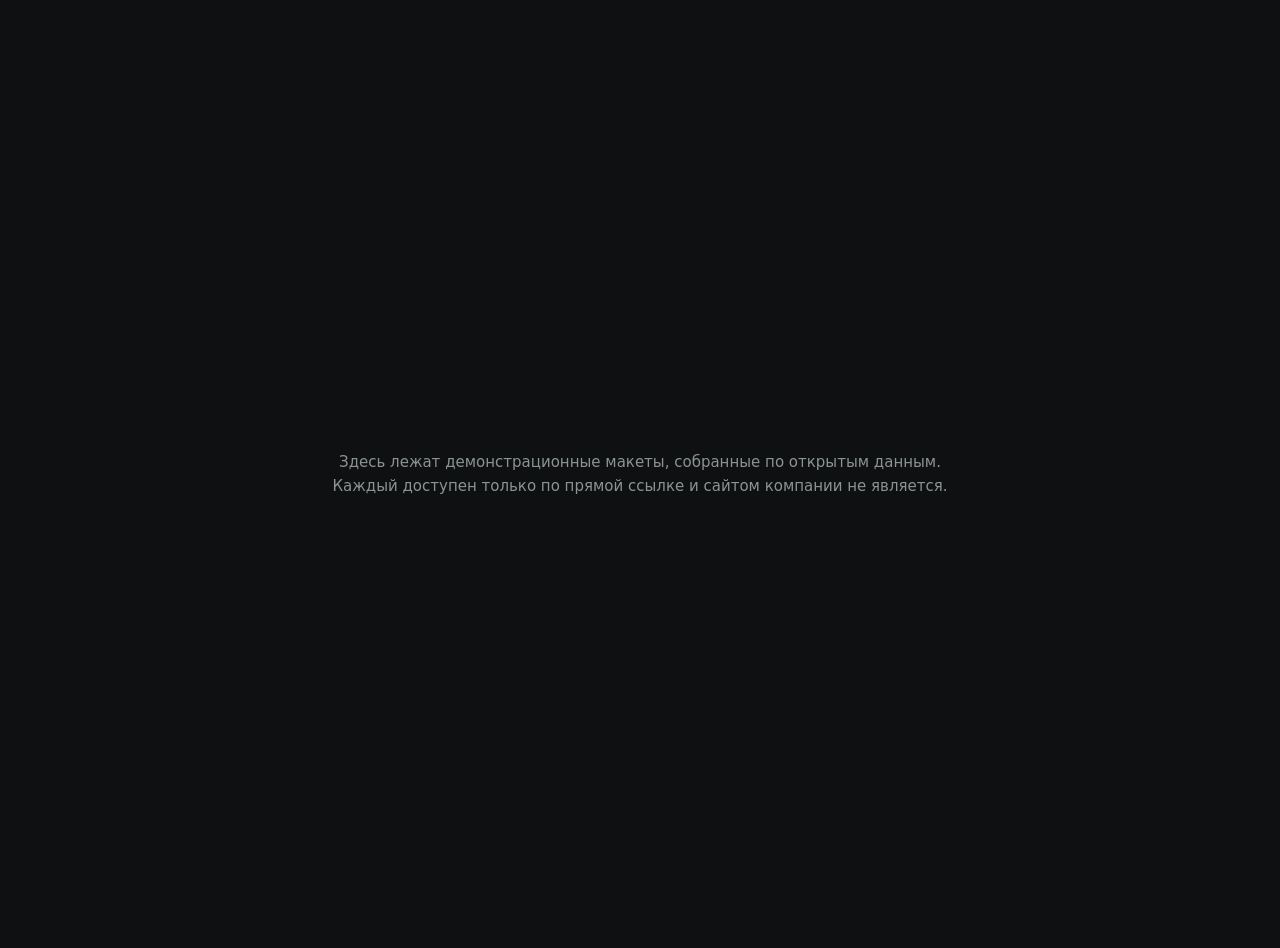
<file: index.html>
<!doctype html><html lang="ru"><meta charset="utf-8">
<meta name="robots" content="noindex, nofollow, noarchive, nosnippet">
<title>Демонстрационные макеты</title>
<style>body{margin:0;min-height:100vh;display:grid;place-items:center;background:#0E1011;
color:#8B9490;font:15px/1.6 system-ui,sans-serif;padding:24px;text-align:center}</style>
<p>Здесь лежат демонстрационные макеты, собранные по открытым данным.<br>
Каждый доступен только по прямой ссылке и сайтом компании не является.</p>
</html>
</file>
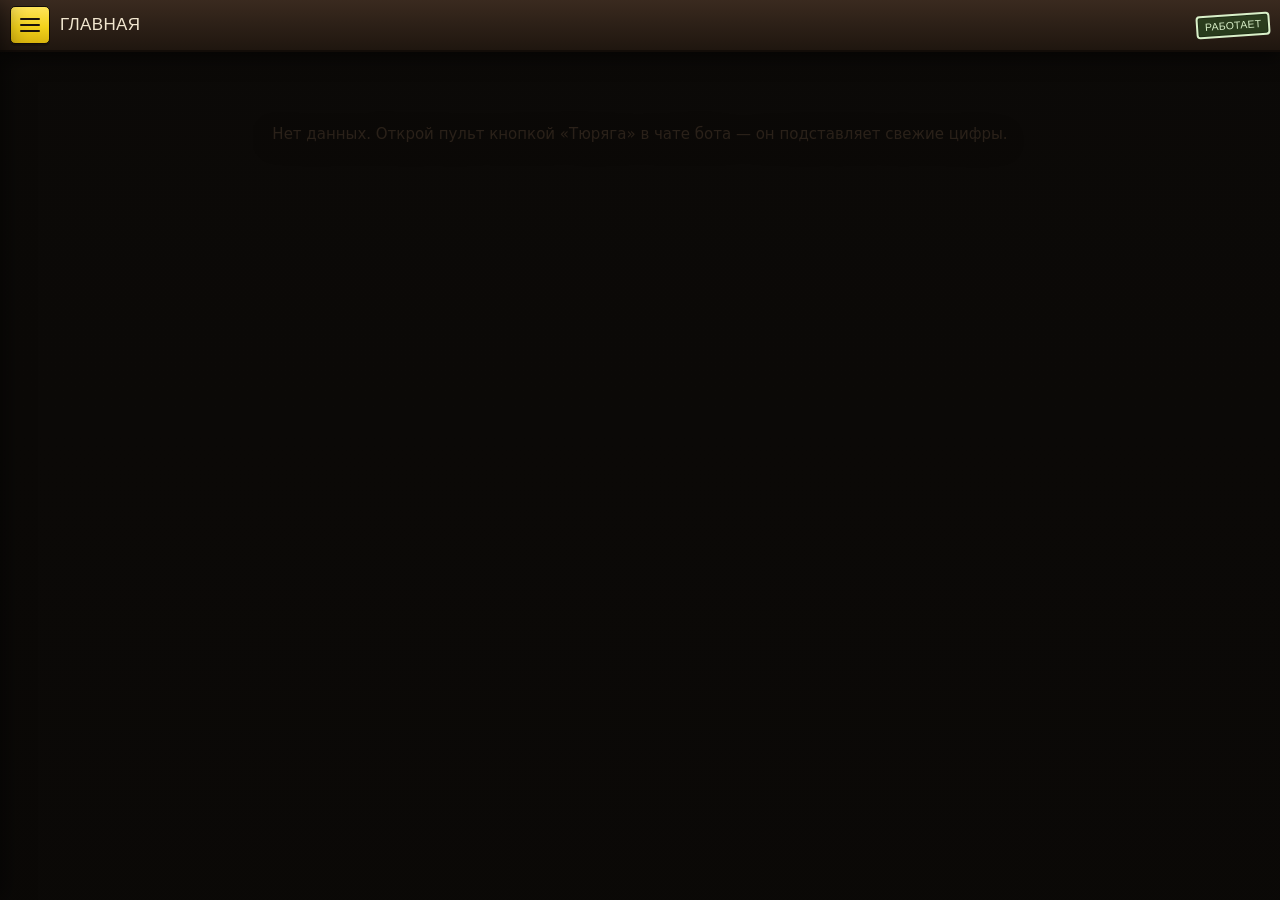
<file: tyuryaga/index.html>
<!doctype html>
<html lang="ru">
<head>
<meta charset="utf-8">
<meta name="viewport" content="width=device-width, initial-scale=1, viewport-fit=cover">
<meta name="robots" content="noindex">
<title>Тюряга — пульт бота</title>
<script src="https://telegram.org/js/telegram-web-app.js"></script>
<style>
/* Пульт бота «Тюряга» в стиле игры, v2 — с вкладками. Картинки и шрифт — с сервера игры по ссылкам (CORS открыт),
   в репозиторий не копируются. Страница — пустой шаблон: данные приходят только во фрагменте ссылки (#…), на сервер не уходят. */
@font-face{font-family:"PrisonFont";src:url("https://oldprison-prod-assets-cdn-yandex.luckygem.online/assets/fonts/PrisonFont.woff") format("woff");font-display:swap}
:root{
  --cdn:"https://oldprison-prod-assets-cdn-yandex.luckygem.online/assets";
  --noch:#0d0b09; --kozha:#2b1f17; --kozha2:#3a2a1f; --krem:#f1e6cf; --chernila:#2a2119; --karandash:#6b5d4f;
  --oranzh:#e8772a; --zhelt:#f2d21c; --krov:#c8322c; --zelen:#3f8f3a;
  --niz:max(env(safe-area-inset-bottom, 0px), var(--tg-safe-area-inset-bottom, 0px));   /* полоска «домой» снизу */
  --tabh:0px; --verh:52px;
}
*{box-sizing:border-box;margin:0;padding:0}
[hidden]{display:none!important}
html{background:var(--noch)}
body{min-height:100vh;color:var(--krem);font:15px/1.4 Calibri,"Segoe UI",system-ui,-apple-system,sans-serif;
  -webkit-font-smoothing:antialiased;-webkit-tap-highlight-color:transparent;overflow-x:hidden;
  padding:calc(var(--verh) + 10px + var(--tg-content-safe-area-inset-top, 0px)) 14px calc(22px + var(--niz))}
/* фон — неподвижным слоем: в Telegram на iPhone background-attachment:fixed не работает и фон растягивался по длинной странице */
body::before{content:"";position:fixed;inset:0;z-index:-1;pointer-events:none;
  background:linear-gradient(rgba(10,8,6,.55),rgba(10,8,6,.8)),
    url("https://oldprison-prod-assets-cdn-yandex.luckygem.online/assets/PrisonV3/backV2.webp") center top/cover var(--noch)}
img{max-width:100%}
:focus-visible{outline:2px solid var(--zhelt);outline-offset:2px}
.zek{font-family:"PrisonFont",Impact,"Arial Black",sans-serif;letter-spacing:.02em;text-transform:uppercase}
.cifra{font-variant-numeric:tabular-nums;white-space:nowrap}

/* шапка — доска; на вкладках, кроме сводки, — пониже */
.shapka{position:relative;display:flex;align-items:center;justify-content:space-between;gap:10px;
  padding:18px 22px 16px;border-radius:6px;box-shadow:0 6px 18px rgba(0,0,0,.55);
  background:url("https://oldprison-prod-assets-cdn-yandex.luckygem.online/assets/offers/limited/board.webp") center/cover}
.shapka h1{font-size:34px;line-height:1;color:var(--krem);text-shadow:0 2px 0 #1b130d,0 0 12px rgba(0,0,0,.6)}
.shapka.mini{padding:10px 16px 9px}
.shapka.mini h1{font-size:24px}
.shtamp{font-size:13px;padding:5px 10px;border:2.5px solid currentColor;border-radius:4px;transform:rotate(-6deg);
  color:#d9f0c9;background:rgba(40,85,35,.55);box-shadow:0 0 0 1px rgba(0,0,0,.25) inset}
.shtamp.pauza{color:#ffd9d4;background:rgba(150,30,25,.6)}
.shapka.mini .shtamp{font-size:11px;padding:3px 8px}
.obnovleno{font-size:12px;color:#bfae93;padding:8px 4px 2px;text-shadow:0 1px 2px #000}

/* бирка раздела — как оранжевые надписи на панели игры */
.zag{display:inline-block;margin:16px 0 6px 2px;padding:3px 10px 2px;font-size:14px;color:#1d140d;
  background:var(--oranzh);border-radius:3px;box-shadow:0 2px 0 #8c4314}
/* стрелка у бирки — рамками CSS: в шрифте игры нет ни «›», ни «▸» */
.zag.klik::after,details.cep>summary .zag::after{content:"";display:inline-block;margin-left:8px;vertical-align:1px;
  border:5px solid transparent;border-left:7px solid currentColor;border-right:0;transition:transform .15s}
details.cep[open]>summary .zag::after{transform:rotate(90deg)}

/* листок в клетку; длинные списки режутся на несколько листков, чтобы клетка не растягивалась */
.list{position:relative;color:var(--chernila);padding:16px 18px 14px;
  background:url("https://oldprison-prod-assets-cdn-yandex.luckygem.online/assets/PrisonV3/All/RulesModal.webp") center/100% 100% no-repeat;
  filter:drop-shadow(0 5px 10px rgba(0,0,0,.5))}
.list+.list{margin-top:8px}
.ryad{display:flex;align-items:baseline;justify-content:space-between;gap:4px 12px;flex-wrap:wrap}
.ryad+.ryad{margin-top:8px}
.bolshoe{font-size:30px;line-height:1.05;color:#231a12}
.podpis{font-size:13.5px;color:var(--karandash)}
.polosa{height:12px;margin-top:10px;border-radius:3px;overflow:hidden;background:#3a2c21;box-shadow:0 1px 0 rgba(255,255,255,.35),inset 0 1px 3px rgba(0,0,0,.6)}
.polosa i{display:block;height:100%;transition:width .5s ease;
  background:url("https://oldprison-prod-assets-cdn-yandex.luckygem.online/assets/common/btnLevelUpActiv.png") center/100% 100%}
.polosa.zdorove i{background:linear-gradient(#e24a3f,#9e211c)}
.polosa.tonk{height:8px;margin-top:5px}
.spisok{list-style:none}
.spisok li{display:flex;justify-content:space-between;align-items:baseline;gap:12px;padding:7px 0;border-top:1px dashed rgba(60,45,30,.35)}
.spisok li:first-child{border-top:0;padding-top:0}
.spisok .zn{color:var(--karandash);text-align:right}
.klik{cursor:pointer}
.klik:active{transform:translateY(1px)}
.centr{text-align:center}

/* босс — на фоне ростовой линейки (у цепочек 2 и 3 — свои фоны из игры) */
.boss{display:grid;grid-template-columns:76px 1fr;gap:14px;align-items:center}
.boss>div{min-width:0}
.lineyka{position:relative;overflow:hidden;width:76px;height:86px;border-radius:3px;display:grid;place-items:end center;padding-bottom:8px;flex:none;
  background:url("https://oldprison-prod-assets-cdn-yandex.luckygem.online/assets/PrisonV3/bosses/avatarbgBoss/bgAvatarBoss1.png") center/cover;
  box-shadow:0 2px 6px rgba(0,0,0,.35)}
.lineyka.kat2{background-image:url("https://oldprison-prod-assets-cdn-yandex.luckygem.online/assets/PrisonV3/bosses/avatarbgBoss/bgAvatarBoss2.png")}
.lineyka.kat3{background-image:url("https://oldprison-prod-assets-cdn-yandex.luckygem.online/assets/PrisonV3/bosses/avatarbgBoss/bgAvatarBoss3.png")}
.lineyka b{font-size:11px;color:#fff;background:#1d140d;padding:1px 5px;border-radius:2px}
.lineyka:not(.bez) .nomer{display:none}        /* номер — только когда картинки нет совсем */
.lineyka .portret{position:absolute;inset:0;width:100%;height:100%;object-fit:contain;object-position:center bottom}
.lineyka .portret.klyuch{inset:auto;left:50%;top:50%;width:34%;height:auto;transform:translate(-50%,-50%)}
/* у боссов 40–55 превью — поясные фигуры разных размеров: вырезаем голову, как у остальных (рамка — в KROP) */
.lineyka .portret.krop{inset:auto;left:0;top:0;height:auto;max-width:none;object-fit:fill}
.lineyka .portret.poyas{object-fit:cover;object-position:50% 12%}
.lineyka.mal{width:58px;height:66px}
.lineyka.bolsh{width:168px;height:190px;border-radius:4px;box-shadow:0 4px 12px rgba(0,0,0,.45)}
.lineyka.bolsh b{font-size:14px}
.lineyka .zhivoy{position:absolute;left:50%;bottom:0;transform:translateX(-50%)}

/* текущий бой */
.arena{display:flex;justify-content:center;padding-top:2px}
.tablichka{position:relative;display:table;min-width:176px;max-width:100%;margin:-12px auto 0;padding:13px 16px 10px;text-align:center;
  font-size:24px;line-height:1;color:#1d140d;overflow-wrap:anywhere;
  background:url("https://oldprison-prod-assets-cdn-yandex.luckygem.online/assets/PrisonV3/bosses/avatarbgBoss/nameBosTable.png") center/100% 100% no-repeat;
  filter:drop-shadow(0 2px 3px rgba(0,0,0,.45))}
.tablichka+.ryad{margin-top:12px}
.tablica{list-style:none}
.tablica li{display:grid;grid-template-columns:22px 30px minmax(0,1fr) auto;gap:8px;align-items:center;padding:6px 0;border-top:1px dashed rgba(60,45,30,.35)}
.tablica li:first-child{border-top:0;padding-top:0}
.tablica.katal li{grid-template-columns:minmax(0,1fr) auto}
.tablica.katal .nikbox{display:flex;flex-direction:column;align-items:flex-start;min-width:0}
.tablica.katal small.ty{white-space:normal;font-size:11.5px;color:var(--karandash)}
.tablica .mesto{font-size:12.5px;color:var(--karandash);text-align:center}
.tablica .zn{color:var(--karandash)}
.tablica li.ya .nik{background:linear-gradient(transparent 12%,rgba(242,210,28,.6) 12%,rgba(242,210,28,.6) 88%,transparent 88%);padding:0 3px;margin-left:-3px}
.nikbox{display:flex;align-items:baseline;min-width:0}
.ty{font-size:11px;color:#8c4314;margin-left:5px;flex:none}
.nik{display:block;overflow:hidden;text-overflow:ellipsis;white-space:nowrap;min-width:0}
.ava{width:30px;height:30px;border-radius:5px;object-fit:cover;background:#3a2c21;border:1px solid rgba(0,0,0,.35);display:block}
.korona{width:22px;height:auto;display:block}

/* ключи и цепочка */
.klyuchi{display:flex;flex-wrap:wrap;gap:6px;padding:2px 2px 0}
.klyuchi span{display:inline-flex;align-items:center;gap:5px;padding:4px 9px 4px 6px;border-radius:5px;font-size:13px;
  background:linear-gradient(var(--kozha2),var(--kozha));border:1px solid #4d382a;box-shadow:0 2px 5px rgba(0,0,0,.4)}
.klyuchi img{height:18px;width:auto}
.zametka{font-size:12.5px;color:#bfae93;padding:10px 4px 0;text-shadow:0 1px 2px #000}
.legenda img{height:14px;width:auto;vertical-align:-2px;margin:0 3px 0 6px}
details.cep{margin-top:6px}
details.cep>summary{list-style:none;cursor:pointer;display:flex;align-items:baseline;flex-wrap:wrap;gap:0 10px}
details.cep>summary::-webkit-details-marker{display:none}
.skolko{font-size:12.5px;color:#bfae93;text-shadow:0 1px 2px #000}
.bk-spisok{list-style:none}
.bk{display:grid;grid-template-columns:58px minmax(0,1fr);gap:11px;align-items:start;padding:10px 0;border-top:1px dashed rgba(60,45,30,.35)}
.bk:first-child{border-top:0;padding-top:0}
.bk:last-child{padding-bottom:0}
.bk .imya{font-size:18px;line-height:1.05;color:#231a12}
.bk .podpis{font-size:12.5px;line-height:1.35}
.bk .podpis+.podpis{margin-top:1px}
.bk .shtamp{margin:6px 0 2px}
.bk .info{margin-top:5px}
.bk .limit{color:var(--krov)}
/* закрытые — приглушены портрет и линейка; текст читается, штамп — в полную силу */
.bk.zakryt .lineyka{opacity:.55;filter:grayscale(1)}
.bk.zakryt .imya,.bk.zakryt .podpis{opacity:.85}
.bk.tek{background:linear-gradient(90deg,rgba(242,210,28,.32),rgba(242,210,28,0) 80%);border-radius:4px}
.rezhimy img{height:13px;width:auto;vertical-align:-1px;margin-left:3px}
/* штампы на бумаге — чернилами */
.shtamp.mal{display:inline-block;font-size:11px;line-height:1.15;padding:3px 7px 2px;border-width:2px;transform:rotate(-2.5deg);box-shadow:none}
.shtamp.boy{color:#6b3a00;background:rgba(242,210,28,.6)}
.shtamp.otkryt{color:#22621d;background:rgba(63,143,58,.14)}
.shtamp.nuzhno{color:#a3231d;background:rgba(200,50,44,.08)}
.shtamp.zakryt{color:#4d443a;background:rgba(0,0,0,.07)}

/* запасы — тёмные кожаные плашки с иконками, как верхняя панель игры */
.zapasy{display:grid;grid-template-columns:repeat(2,minmax(0,1fr));gap:8px}
.zapas{display:flex;align-items:center;gap:10px;padding:10px 12px;border-radius:6px;min-width:0;
  background:linear-gradient(var(--kozha2),var(--kozha));border:1px solid #4d382a;box-shadow:inset 0 1px 0 rgba(255,255,255,.07),0 3px 8px rgba(0,0,0,.45)}
.zapas.shir{grid-column:1/-1}
.zapas.shir>div{flex:1;min-width:0}
.zapas img{width:30px;height:30px;object-fit:contain;flex:none}
.zapas span{display:block;font-size:12px;color:#c6b08f}
.zapas b{font-size:19px;color:var(--krem)}
.zapas .polosa{margin-top:6px;height:7px}
.dela{list-style:none}
.dela li{display:grid;grid-template-columns:44px minmax(0,1fr);gap:8px;padding:6px 0;border-top:1px dashed rgba(60,45,30,.35);font-size:14px}
.dela li:first-child{border-top:0;padding-top:0}
.dela .vr{color:var(--karandash);font-size:13px}
.dela .tx{overflow-wrap:anywhere}
.galka{font-size:13px;color:var(--zelen)}
.zadaniya{list-style:none}
.zadaniya li+li{margin-top:9px}
.zadaniya .imya{font-size:14px;overflow-wrap:anywhere}
.konec{margin-top:10px}

/* друзья */
.druz{list-style:none}
.druz li{display:grid;grid-template-columns:22px 30px minmax(0,1fr) auto;gap:8px;align-items:center;padding:6px 0;border-top:1px dashed rgba(60,45,30,.35)}
.druz li:first-child{border-top:0;padding-top:0}
.druz .mesto{font-size:12.5px;color:var(--karandash);text-align:center}
.druz .zn{color:var(--karandash)}
.druz li>*,.tablica li>*{min-width:0}
.metka{display:inline-block;margin-top:2px;font-size:10.5px;line-height:1.2;padding:1px 6px 0;border-radius:3px;background:var(--krov);color:#fff}

/* столбики по дням */
.grafik{display:flex;align-items:flex-end;gap:3px;margin-top:10px}
.grafik.tesno{gap:2px}
.stolb{flex:1 1 0;min-width:0;display:flex;flex-direction:column;align-items:center;justify-content:flex-end}
.stolb .zn{font-size:10.5px;line-height:1.1;color:var(--chernila);margin-bottom:3px}
.grafik.tesno .stolb .zn{writing-mode:vertical-rl;transform:rotate(180deg);font-size:10px;margin-bottom:4px}
.stolb i{display:block;width:100%;max-width:28px;border-radius:2px 2px 0 0;
  background:linear-gradient(#f08a3c,#a9501a);box-shadow:inset 0 1px 0 rgba(255,255,255,.35)}
.stolb.segodnya i{background:linear-gradient(#ffe45a,var(--zhelt) 55%,#d9b40e);box-shadow:inset 0 0 0 1px #8a7406}
.stolb .dt{font-size:10px;color:var(--karandash);margin-top:3px;border-top:1px solid rgba(60,45,30,.5);width:100%;text-align:center;padding-top:2px}
.grafik-zag{font-size:15px;color:#231a12}

/* пульт — жёлтые кнопки игры */
.pult{display:grid;grid-template-columns:1fr 1fr;gap:10px;margin-top:4px}
.pult button{font-family:"PrisonFont",Impact,sans-serif;text-transform:uppercase;font-size:15px;letter-spacing:.02em;
  height:48px;border:2px solid #1b130d;border-radius:5px;cursor:pointer;color:#1b130d;
  background:linear-gradient(#ffe45a,var(--zhelt) 55%,#d9b40e);box-shadow:0 3px 0 #1b130d}
.pult button.glavnaya{grid-column:1/-1}
.lg-dni{display:grid;grid-template-columns:repeat(3,1fr);gap:6px;margin:6px 0 10px}
.lg-dni button{font-size:13px;padding:7px 2px;border-radius:8px;border:1px solid #6b5640;background:#efe3cc;color:#1b130d}
.lg-dni button[aria-pressed="true"]{background:#1b130d;color:#f2d21c}
.lg-pole{display:grid;grid-template-columns:1fr 1fr 1fr;gap:8px;margin-top:10px}
.lg-pole.odna{grid-template-columns:1fr}
.lg-pole label{display:flex;flex-direction:column;gap:4px;font-size:12.5px;color:var(--karandash);min-width:0}
.lg-pole input,.lg-pole select{font-size:16px;padding:7px 6px;border-radius:8px;border:1px solid #6b5640;background:#fffaf0;color:#1b130d;width:100%;min-width:0}
.pult{-webkit-user-select:none;user-select:none;-webkit-touch-callout:none}   /* без синих маркеров и «Сохранить изображение» */
.pult button:active{transform:translateY(2px);box-shadow:0 1px 0 #1b130d}
.spravka li b{color:#231a12;font-size:14px;flex:none}
.spravka li span{text-align:right;color:var(--karandash);font-size:13.5px}
.pusto{margin-top:24px;padding:28px 18px;text-align:center}
.staroe{margin:8px 0 2px;padding:8px 12px;border-radius:5px;font-size:13.5px;color:#1d140d;background:var(--zhelt);box-shadow:0 2px 0 #8a7406}

/* 14.11 (как в PrisonChiefBot): полоса сверху с ☰ и шторка разделов слева — тёмная кожа, активный пункт жёлтый */
.verh{position:fixed;left:0;right:0;top:0;z-index:30;display:flex;align-items:center;gap:10px;
  height:calc(var(--verh) + var(--tg-content-safe-area-inset-top, 0px));padding:var(--tg-content-safe-area-inset-top, 0px) 10px 0;
  background:linear-gradient(#3a2a1f,#1f160f);border-bottom:2px solid #120c08;box-shadow:0 6px 16px rgba(0,0,0,.55)}
.burger{flex:none;width:40px;height:38px;display:grid;place-items:center;border:1.5px solid #120c08;border-radius:5px;cursor:pointer;
  background:linear-gradient(#ffe45a,var(--zhelt) 55%,#d9b40e);box-shadow:0 2px 0 #1b130d}
.burger i{display:block;width:20px;height:2.5px;background:#1b130d;border-radius:2px;box-shadow:0 -6px 0 #1b130d,0 6px 0 #1b130d}
.burger:active{transform:translateY(1px)}
.verh-imya{flex:1;min-width:0;display:flex;align-items:center;gap:8px;font-size:17px;color:var(--krem);white-space:nowrap;overflow:hidden;text-overflow:ellipsis}
.verh-imya img{width:24px;height:24px;object-fit:contain;flex:none}
.verh .shtamp{transform:rotate(-4deg);font-size:10.5px;padding:2px 7px;border-width:2px;flex:none}
.zatemn{position:fixed;inset:0;z-index:40;background:rgba(0,0,0,.55);opacity:0;pointer-events:none;transition:opacity .22s}
.shtorka{position:fixed;left:0;top:0;bottom:0;z-index:41;width:min(82vw,300px);display:flex;flex-direction:column;
  transform:translateX(-102%);transition:transform .25s cubic-bezier(.2,.8,.2,1);
  background:linear-gradient(90deg,#2b1f17,#1f160f);border-right:2px solid #120c08;box-shadow:8px 0 24px rgba(0,0,0,.6);
  padding:calc(12px + var(--tg-content-safe-area-inset-top, 0px)) 10px calc(12px + var(--niz))}
body.otkryto .shtorka{transform:none}
body.otkryto .zatemn{opacity:1;pointer-events:auto}
body.otkryto{overflow:hidden}
.shtorka-verh{display:flex;align-items:center;justify-content:space-between;gap:8px;padding:2px 4px 10px;border-bottom:1px solid rgba(255,255,255,.08)}
.shtorka-verh b{font-size:22px;color:var(--krem);text-shadow:0 2px 0 #000}
.shtorka-verh small{font-size:11.5px;color:#bfae93}
.shtorka nav{flex:1;overflow-y:auto;-webkit-overflow-scrolling:touch;overscroll-behavior:contain;padding:8px 0;display:flex;flex-direction:column;gap:3px}
.shtorka nav button{display:flex;align-items:center;gap:10px;width:100%;min-height:39px;padding:6px 10px;text-align:left;cursor:pointer;
  border:1.5px solid transparent;border-radius:5px;background:none;color:#d8c5a6;
  font:14px/1.1 "PrisonFont",Impact,"Arial Black",sans-serif;letter-spacing:.02em;text-transform:uppercase}
.shtorka nav button img{width:24px;height:24px;object-fit:contain;flex:none;pointer-events:none}
.shtorka nav button[aria-current="page"]{color:#1b130d;border-color:#1b130d;background:linear-gradient(#ffe45a,var(--zhelt) 55%,#d9b40e);box-shadow:0 2px 0 #1b130d}
.shtorka nav button:not([aria-current="page"]):active{background:rgba(255,255,255,.06)}
.shtorka nav .gr{margin:8px 6px 2px;font-size:11px;color:#8f7c62;letter-spacing:.06em;text-transform:uppercase}
.shtorka,.verh{-webkit-user-select:none;user-select:none;-webkit-touch-callout:none}
.shtorka img{-webkit-user-drag:none}
@media (prefers-reduced-motion:reduce){.shtorka,.zatemn{transition:none}}
.kombo li{display:flex;justify-content:space-between;gap:8px;padding:6px 0;border-bottom:1px dashed rgba(60,40,20,.25)}
.kombo li:last-child{border-bottom:0}
.kombo .ok{color:#2f6b1f}.kombo .net{color:#9b2a1c}.kombo .zhdi{color:var(--karandash)}
.igla-chislo{font-size:30px;line-height:1}
.zapasy.tri{grid-template-columns:repeat(3,minmax(0,1fr))}

/* очередь боссов и калькулятор талантов — поля на бумаге; значки ↑↓✕ — системным шрифтом (в шрифте игры их нет).
   Шрифт полей — 16 px: мельче iPhone при касании увеличивает страницу. */
.pole{font:16px/1.2 Calibri,"Segoe UI",system-ui,-apple-system,sans-serif;color:var(--chernila);min-width:0;max-width:100%;height:36px;
  padding:4px 6px;border:1.5px solid #6b5d4f;border-radius:4px;background:rgba(255,250,238,.75)}
.och-zn{flex:1;min-width:0;align-self:center;font-size:14px;color:var(--chernila)}
.och .mesto{font-size:12.5px;color:var(--karandash);flex:none}
.och-ver{display:flex;align-items:center;gap:6px;min-width:0}
.och-ver .imya{flex:1;min-width:0;overflow:hidden;text-overflow:ellipsis;white-space:nowrap}
.och-kn{display:flex;gap:4px;flex:none}
.och-kn button,.och-forma button{min-width:30px;height:30px;padding:0 6px;border:1.5px solid #1b130d;border-radius:4px;cursor:pointer;
  font:15px/1 system-ui,-apple-system,sans-serif;color:#1b130d;background:linear-gradient(#ffe45a,var(--zhelt) 55%,#d9b40e);box-shadow:0 2px 0 #1b130d}
.och-kn button:disabled{opacity:.3;cursor:default;box-shadow:none}
.och-kn button:not(:disabled):active,.och-forma button:active{transform:translateY(1px);box-shadow:0 1px 0 #1b130d}
.och-pol{display:flex;gap:6px;margin:6px 0 4px}
/* окно «Выбрать боссов» (пункт 2, 18.10): во весь экран поверх вкладок, список листается внутри */
.vb-fon{position:fixed;inset:0;z-index:40;display:flex;flex-direction:column;gap:8px;
  padding:12px 12px calc(10px + var(--niz));background:var(--noch)}
.vb-verh{display:flex;align-items:center;gap:8px}
.vb-verh h2{flex:1;min-width:0;font-size:22px;line-height:1.1;color:var(--krem);text-shadow:0 2px 0 #1b130d}
.vb-fon .pole{background:rgba(255,250,238,.92)}
.vb-kat{display:flex;gap:6px;overflow-x:auto;scrollbar-width:none;flex:none}
.vb-kat::-webkit-scrollbar{display:none}
.vb-kat button,.vb-verh button,.vb-niz button{flex:none;height:34px;padding:0 12px;border:1.5px solid #120c08;border-radius:5px;cursor:pointer;
  font:13px/1 "PrisonFont",Impact,"Arial Black",sans-serif;letter-spacing:.02em;text-transform:uppercase;color:#c6b08f;
  background:linear-gradient(#33251b,#251a12);box-shadow:0 2px 0 #0b0705}
.vb-kat button[aria-pressed="true"],.vb-niz button.da{color:#1b130d;border-color:#1b130d;
  background:linear-gradient(#ffe45a,var(--zhelt) 55%,#d9b40e);box-shadow:0 2px 0 #1b130d}
.vb-niz button:disabled{opacity:.45;cursor:default}
.vb-verh button{font:18px/1 system-ui,-apple-system,sans-serif;padding:0 10px}
.vb-telo{flex:1;min-height:0;overflow-y:auto;-webkit-overflow-scrolling:touch;overscroll-behavior:contain;
  padding:10px 12px;border-radius:6px;color:var(--chernila);background:linear-gradient(#f3e8d0,#e6d6b6);
  box-shadow:inset 0 0 0 1px rgba(60,45,30,.35),0 4px 12px rgba(0,0,0,.5)}
.vb-niz{display:flex;flex-wrap:wrap;align-items:center;gap:6px;flex:none}
.vb-niz .pole{flex:1;min-width:120px}
.vb-niz .zametka{flex-basis:100%;padding:0 2px}
.bk.vb{cursor:pointer;border-radius:4px}
.bk.vb.vybran{background:linear-gradient(90deg,rgba(63,143,58,.3),rgba(63,143,58,0) 85%)}
.vb-galka{flex:none;display:inline-flex;align-items:center;justify-content:center;width:26px;height:26px;
  border:2px solid #1b130d;border-radius:4px;font:17px/1 system-ui,-apple-system,sans-serif;color:#fff;background:rgba(255,250,238,.8)}
.vybran .vb-galka{background:var(--zelen)}
.bk .podpis.ok,.bk .podpis.sobran{color:#2f6b1f}
.och-pol .pole:first-child{flex:1}
.och-raz{width:64px;flex:none}
.och .podpis+.podpis{margin-top:2px}
.och-forma{display:grid;grid-template-columns:minmax(0,1fr) 64px auto;gap:6px}
.och-forma .shir{grid-column:1/-1}
.och-forma button{height:36px;padding:0 12px;font:14px/1 "PrisonFont",Impact,sans-serif;text-transform:uppercase;letter-spacing:.02em}
.och-pred{margin-top:8px}
.och-pred:empty{display:none}
.och-knopki{margin-top:10px}
.kat-kn{display:flex;flex-wrap:wrap;gap:4px;margin-top:6px}
.kat-kn button[aria-pressed="true"]{filter:brightness(1.25);outline:2px solid #e8a33a}
.podpis .limit,.podpis.limit{color:var(--krov)}
.kalk-cel{display:flex;align-items:center;justify-content:space-between;gap:10px;margin-top:14px}
.kalk-cel .pole{width:96px;text-align:right}
.kalk input[type=range]{display:block;width:100%;margin:10px 0 6px;accent-color:var(--oranzh)}
.kalk .spisok{margin-top:10px}
.kalk .spisok .zn{flex:none}
.kalk .spisok b{font-size:15px;color:#231a12}
.kalk .zametka-list{margin-top:8px;font-size:12.5px}
</style>
</head>
<body>
<div class="verh" id="verh">
  <button class="burger" id="burger" type="button" aria-label="Разделы" aria-controls="shtorka" aria-expanded="false"><i></i></button>
  <span class="verh-imya zek" id="verhImya">Главная</span>
  <span id="verhShtamp" class="shtamp zek">работает</span>
</div>
<header class="shapka" id="shapka">
  <h1 class="zek">Тюряга</h1>
  <span id="rezhim" class="shtamp zek">работает</span>
</header>
<p id="obnovleno" class="obnovleno"></p>
<p id="staroe" class="staroe" hidden></p>
<p id="oshibka" class="pusto list" hidden></p>

<main>
  <section id="v-svodka" class="vkladka"></section>
  <section id="v-bossy" class="vkladka" hidden></section>
  <section id="v-druzya" class="vkladka" hidden></section>
  <section id="v-obshchak" class="vkladka" hidden></section>
  <section id="v-progress" class="vkladka" hidden></section>
  <section id="v-zhurnal" class="vkladka" hidden></section>
  <section id="v-pult" class="vkladka" hidden>
    <h2 class="zag zek">Пульт</h2>
    <section class="pult" id="pult">
      <button class="glavnaya" id="knStart" type="button">Включить бота</button>
      <button id="knPauza2" type="button">Пауза 2 часа</button>
      <button id="knPauza" type="button">Пауза</button>
    </section>
    <p class="zametka" id="pultZametka">Бот ответит в чате, обычно за 5 минут, иногда до 10. Дождись ответа «⏸ на паузе» — потом играй сам.</p>

    <div id="lagerBlok"></div>

    <h2 class="zag zek">Как часто работает бот</h2>
    <section class="list"><ul class="spisok spravka">
      <li><b class="zek">Боссы</b><span>каждые 5 минут</span></li>
      <li><b class="zek">Остальное</b><span>каждые 30 минут</span></li>
      <li><b class="zek">Отчёт в чат</b><span>раз в 4 часа</span></li>
    </ul></section>

    <h2 class="zag zek">Команды словами</h2>
    <section class="list"><ul class="spisok spravka">
      <li><b class="zek">стоп</b><span>пауза до команды «старт»</span></li>
      <li><b class="zek">стоп 2</b><span>пауза на 2 часа (можно любое число часов)</span></li>
      <li><b class="zek">старт</b><span>включить бота</span></li>
      <li><b class="zek">статус</b><span>свежая сводка в чат</span></li>
    </ul></section>
    <p class="zametka">Пиши боту в чат обычным сообщением — так же, как кнопками.</p>
  </section>
</main>

<div class="zatemn" id="zatemn"></div>
<aside class="shtorka" id="shtorka" aria-label="Разделы" aria-hidden="true">
  <div class="shtorka-verh"><b class="zek">Тюряга</b><small id="shtorkaVremya"></small></div>
  <nav id="menu"></nav>
</aside>

<script>
"use strict";
const ROOT = "https://oldprison-prod-assets-cdn-yandex.luckygem.online";
const A = ROOT + "/assets";
const tg = window.Telegram && window.Telegram.WebApp;
const verOk = v => { try { return !!(tg && tg.isVersionAtLeast && tg.isVersionAtLeast(v)); } catch (e) { return false; } };
if (tg) {
  tg.ready(); tg.expand();
  try { tg.setHeaderColor("#0d0b09"); tg.setBackgroundColor("#0d0b09"); if (verOk("7.10") && tg.setBottomBarColor) tg.setBottomBarColor("#1f160f"); } catch (e) {}
}
const tuk = vid => { try { if (tg && tg.HapticFeedback) vid === "v" ? tg.HapticFeedback.selectionChanged() : tg.HapticFeedback.impactOccurred("light"); } catch (e) {} };

// Справочник боссов (KARTA.md, снято 12.10): [id, цепочка, имя, здоровье «Пацанского», режимы, авторитет за убийство,
// прочая награда, вход — id босса, чьи ключи нужны (0 — свободно), сколько ключей, пометка].
// Режимы: p — пацанский, b — блатной, a — авторитетный, v — воровской, g — бригадный. Пометка: g — только бригада, pr — приходящий.
const BOSSY_SYRYE = [
  [1, 1, "Кирпич", 1e3, "p", 25, "1 кл, 5 руб.", 0, 0, ""],
  [2, 1, "Сизый", 1e4, "pba", 30, "1 кл, 200 сиг", 1, 3, ""],
  [3, 1, "Махно", 5e4, "pba", 50, "1 кл, 20 руб.", 2, 3, ""],
  [4, 1, "Лютый", 1e5, "pba", 100, "1 кл, 500 сиг", 3, 3, ""],
  [5, 1, "Шайба", 5e5, "pba", 200, "1 кл, 5 000 сиг", 4, 1, ""],
  [6, 1, "Бурят", 2e6, "pba", 500, "1 кл, 10 000 сиг, 2 шпроты", 5, 1, ""],
  [7, 1, "Дядя Миша", 3e6, "pba", 750, "1 кл, 750 сах, 3 шпроты", 6, 1, ""],
  [8, 1, "Хирург", 3e7, "pba", 1500, "1 кл, 1 500 сах, 30 шпрот", 7, 1, ""],
  [17, 1, "Бугор", 1e9, "pbavg", 1e6, "1 кл, 2 500 сах, 1 000 шпрот", 8, 3, ""],
  [19, 1, "Гастролёр", 1.5e5, "pba", 200, "1 кл, 100 сиг", 19, 2, "pr"],
  [21, 1, "Бандяк", 5e6, "pba", 850, "1 кл, 850 сах, 5 шпрот", 5, 2, ""],
  [23, 1, "Гризли", 1e7, "pba", 900, "1 кл, 900 сах, 900 сиг, 10 шпрот", 5, 3, ""],
  [25, 1, "Пресс", 7e7, "pbag", 3000, "1 кл, 3 000 сах, 70 шпрот", 8, 1, ""],
  [26, 1, "Север", 2e7, "pba", 1200, "1 кл, 1 200 сах, 1 200 сиг, 20 шпрот", 5, 3, ""],
  [27, 1, "Феня", 1.5e7, "pba", 1100, "1 кл, 1 100 сах, 1 100 сиг, 15 шпрот", 5, 3, ""],
  [29, 1, "Немой", 1e8, "pbav", 3500, "1 кл, 3 500 сах, 1 000 сиг, 100 шпрот", 25, 1, ""],
  [31, 1, "Змей", 1.3e10, "pbav", 2e6, "1 кл, 13 000 шпрот", 17, 1, ""],
  [37, 1, "Бидон", 3e8, "pbav", 8000, "1 кл, 8 000 сах, 300 шпрот", 25, 1, ""],
  [39, 1, "Воркута", 4e8, "pba", 1000, "1 кл, 1 000 сах, 1 000 сиг", 0, 0, ""],
  [40, 1, "Абу", 8e6, "pba", 1000, "1 000 сах, 1 000 сиг", 5, 3, ""],
  [41, 1, "Мазай", 2.5e7, "pba", 1400, "1 400 сах, 1 000 сиг", 6, 3, ""],
  [42, 1, "Старшой", 6e8, "pbavg", 15000, "1 кл, 15 000 сах", 25, 1, ""],
  [45, 1, "Гвоздь", 2.5e10, "pba", 4e6, "", 31, 1, ""],
  [53, 1, "Полтос", 9.5e8, "pbav", 12000, "12 000 сах", 42, 3, ""],
  [9, 2, "Палыч", 1e5, "p", 25, "1 кл, 25 сах", 0, 0, ""],
  [10, 2, "Циклоп", 3e5, "p", 100, "1 кл, 50 сах", 9, 3, ""],
  [11, 2, "Раиса", 3e5, "p", 150, "1 кл, 100 сах", 10, 1, ""],
  [12, 2, "Бес", 7e5, "p", 200, "1 кл, 200 сах", 11, 3, ""],
  [13, 2, "Паленый", 1.5e6, "p", 300, "1 кл, 300 сах", 12, 3, ""],
  [14, 2, "Близнецы", 2e6, "p", 400, "1 кл, 400 сах, 2 шпроты", 13, 1, ""],
  [15, 2, "Борзов", 3e6, "pba", 500, "1 кл, 500 сах, 3 шпроты", 14, 1, ""],
  [16, 2, "Дюбель", 4e7, "pba", 2500, "1 кл, 2 500 сах, 40 шпрот", 15, 1, ""],
  [18, 2, "Крест", 5e9, "pba", 2.5e6, "1 кл, 5 000 сах, 5 000 шпрот", 16, 1, ""],
  [20, 2, "Конвой", 1e7, "pbav", 200, "1 кл, 1 000 сах, 10 шпрот", 15, 1, ""],
  [22, 2, "Бульдозер", 1.5e7, "pba", 2000, "1 кл, 2 000 сах, 15 шпрот", 15, 3, ""],
  [24, 2, "Кусто", 2e7, "pba", 2200, "1 кл, 2 200 сах, 20 шпрот", 15, 3, ""],
  [28, 2, "Цербер", 5e6, "pba", 850, "1 кл, 850 сах, 5 шпрот", 15, 1, ""],
  [30, 2, "Чугун", 4e8, "pbavg", 10000, "1 кл, 10 000 сах, 400 шпрот", 11, 1, ""],
  [38, 2, "Фин", 3e7, "pba", 2500, "1 кл, 2 500 сах, 30 шпрот", 20, 1, ""],
  [44, 2, "Кнут", 5e8, "pbavg", 12000, "1 кл, 12 000 сах", 30, 1, ""],
  [47, 2, "Ёхан", 7e6, "pba", 1000, "1 кл, 1 000 сах, 2 500 сиг", 12, 1, ""],
  [48, 2, "Дантист", 1e8, "pba", 6000, "6 000 сах", 47, 1, ""],
  [54, 2, "Сыч", 1e9, "pbavg", 13000, "1 кл, 13 000 сах", 44, 1, ""],
  [55, 2, "Гром", 7e10, "pba", 6e6, "", 54, 3, ""],
  [32, 3, "Жестянщики", 1e6, "p", 500, "1 кл, 500 сиг", 0, 0, "g"],
  [33, 3, "Отбой", 5e6, "p", 750, "1 кл, 500 сиг", 32, 3, ""],
  [34, 3, "Боцман", 1e7, "pba", 1000, "1 кл, 500 сиг", 32, 3, ""],
  [35, 3, "Жульбаны", 5e7, "pba", 1250, "1 кл, 9 500 сиг, 10 шпрот", 34, 1, ""],
  [36, 3, "Шнифер", 1e8, "pba", 2500, "1 кл, 13 500 сиг, 20 шпрот", 32, 3, ""],
  [43, 3, "Бивень", 1.5e8, "pba", 3000, "10 000 сиг", 32, 3, ""],
  [46, 3, "Чебот", 7.5e7, "pba", 2000, "1 кл, 1 000 сах, 12 000 сиг", 34, 1, ""],
  [49, 3, "Контрабас", 2e8, "pba", 4000, "15 000 сиг", 35, 1, ""],
  [50, 3, "Ташкент", 9e7, "pba", 3750, "15 000 сиг", 46, 3, ""],
  [51, 3, "Крюгер", 8.75e7, "pba", 7000, "25 000 сиг, 1 000 сах", 35, 1, ""],
  [52, 3, "Бельмондо", 1.25e8, "pba", 7000, "25 000 сиг, 1 000 сах", 34, 1, ""],
];
// чьи ключи — в родительном падеже
const ROD = { 1: "Кирпича", 2: "Сизого", 3: "Махно", 4: "Лютого", 5: "Шайбы", 6: "Бурята", 7: "Дяди Миши", 8: "Хирурга",
  17: "Бугра", 19: "Гастролёра", 25: "Пресса", 31: "Змея", 42: "Старшого", 9: "Палыча", 10: "Циклопа", 11: "Раисы",
  12: "Беса", 13: "Паленого", 14: "Близнецов", 15: "Борзова", 16: "Дюбеля", 20: "Конвоя", 30: "Чугуна", 44: "Кнута",
  47: "Ёхана", 54: "Сыча", 32: "Жестянщиков", 34: "Боцмана", 35: "Жульбанов", 46: "Чебота",
  // остальные — для условий очереди («после Змея, Креста»)
  18: "Креста", 21: "Бандяка", 23: "Гризли", 26: "Севера", 27: "Фени", 29: "Немого", 37: "Бидона", 39: "Воркуты", 40: "Абу",
  41: "Мазая", 45: "Гвоздя", 53: "Полтоса", 22: "Бульдозера", 24: "Кусто", 28: "Цербера", 38: "Фина", 48: "Дантиста",
  55: "Грома", 33: "Отбоя", 36: "Шнифера", 43: "Бивня", 49: "Контрабаса", 50: "Ташкента", 51: "Крюгера", 52: "Бельмондо" };
const KAT = { 1: "основная", 2: "вторая", 3: "третья" };
const REZH = { p: ["/PrisonV3/bosses/Icon/icon_pacan.png", "пацанский"], b: ["/PrisonV3/bosses/Icon/icon_blatnoy.png", "блатной"],
  a: ["/common/avtoritetny_icon.webp", "авторитетный"], v: ["/PrisonV3/bosses/Icon/icon_vorovskoy.png", "воровской"],
  g: ["/PrisonV3/bosses/Icon/icon_brigade.png", "бригадный"] };
const BOSS = {};
BOSSY_SYRYE.forEach(([id, kat, imya, hp, rezh, avt, eshe, src, nado, pom]) => { BOSS[id] = { id, kat, imya, hp, rezh, avt, eshe, src, nado, pom }; });

// --- мелочи: данные из ссылки может подделать кто угодно — всё через проверки и textContent ---
const arr = x => (Array.isArray(x) ? x : []);
const obj = x => (x && typeof x === "object" && !Array.isArray(x) ? x : {});
const str = x => (typeof x === "string" || typeof x === "number" ? String(x) : "");   // объект из подделки — не «[object Object]»
const est = x => x != null && x !== "" && typeof x !== "boolean" && isFinite(Number(x));
const num = x => (est(x) ? Number(x) : 0);
const chislo = n => (est(n) ? Number(n).toLocaleString("ru-RU") : "—");
const celoe = x => { const n = Number(x); return Number.isInteger(n) && n > 0 && n < 1000 ? n : 0; };   // id босса
const nbsp = s => s.replace(/(\d) (\d)/g, "$1 $2");
const ED = [[1, ""], [1e3, "тыс."], [1e6, "млн"], [1e9, "млрд"]];
function sokr(n) {                                      // 1 тыс., 100 тыс., 1,5 млн, 13 млрд
  if (!est(n)) return "—";
  n = Number(n);
  let k = 0;
  while (k < 3 && Math.abs(n) >= ED[k + 1][0]) k++;
  if (!k) return n.toLocaleString("ru-RU");
  const okr = x => { const t = Math.abs(x) < 100 ? 10 : 1; return Math.round(x * t) / t; };
  let x = okr(n / ED[k][0]);
  if (k < 3 && Math.abs(x) >= 1000) x = okr(n / ED[++k][0]);   // 999 600 — «1 млн», а не «1 000 тыс.»
  return x.toLocaleString("ru-RU", { maximumFractionDigits: 1 }) + "\u00a0" + ED[k][1];   // число с единицей не разрывать
}
const sklon = (n, f) => { n = Math.abs(n) % 100; const k = n % 10; return f[n > 10 && n < 20 ? 2 : k === 1 ? 0 : k >= 2 && k <= 4 ? 1 : 2]; };
function vremya(sek) {                                  // 118 → 1:58
  sek = Math.max(0, Math.round(num(sek)));
  const h = Math.floor(sek / 3600), m = Math.floor(sek % 3600 / 60), s = sek % 60, dd = x => String(x).padStart(2, "0");
  return h ? h + ":" + dd(m) + ":" + dd(s) : m + ":" + dd(s);
}
function el(tag, cls, ...deti) {
  const e = document.createElement(tag);
  if (cls) e.className = cls;
  for (const x of deti) if (x != null && x !== false && x !== "") e.append(x);
  return e;
}
function kartinka(src, cls, alt) {
  const i = document.createElement("img");
  i.alt = alt || ""; i.decoding = "async"; i.loading = "lazy";
  if (cls) i.className = cls;
  i.src = src;
  return i;
}
const zag = (t, kuda) => { const h = el("h2", "zag zek", t); return kuda ? klik(h, kuda) : h; };   // стрелка — в CSS
const list = (...deti) => el("section", "list", ...deti);
const ryad = (...deti) => el("div", "ryad", ...deti);
const podpis = (t, cls) => el("span", "podpis" + (cls ? " " + cls : ""), t);
function polosa(dolya, cls) {
  const i = el("i");
  i.style.width = Math.max(0, Math.min(100, dolya * 100)) + "%";
  const p = el("div", "polosa" + (cls ? " " + cls : ""), i);
  p.setAttribute("aria-hidden", "true");
  return p;
}
function listy(elementy, poN, klass) {                  // длинный список — на несколько листков
  const out = [];
  for (let i = 0; i < elementy.length; i += poN) out.push(list(el("ul", klass, ...elementy.slice(i, i + poN))));
  return out;
}
function klik(uzel, vkladka) {
  uzel.classList.add("klik"); uzel.setAttribute("role", "button"); uzel.tabIndex = 0;
  const idi = () => { tuk("v"); pokazat(vkladka); };
  uzel.addEventListener("click", idi);
  uzel.addEventListener("keydown", e => { if (e.key === "Enter" || e.key === " ") { e.preventDefault(); idi(); } });
  return uzel;
}

// аватарка игрока: имя файла без расширения; пустая или битая — стандартная
const AVA0 = A + "/avatars/default.png";
function ava(s) {
  s = str(s);
  const i = kartinka(/^[0-9A-Za-z_-]{1,64}$/.test(s) ? ROOT + "/avatars/" + s + ".png" : AVA0, "ava");
  i.onerror = () => { i.onerror = () => { i.style.visibility = "hidden"; }; i.src = AVA0; };
  return i;
}
// неподвижный портрет босса — лёгкое превью, которое игра сама грузит на телефонах (4–23 КБ);
// нет его — значок ключа; нет и ключа — номер на линейке, как в v1
// У 1–39 превью 136×154 — голова крупно. У 40–55 — поясные фигуры разных размеров: рамка головы
// [слева, сверху — доли ширины и высоты картинки, ширина рамки — доля ширины], подобрана по самим картинкам 12.10.
const KROP = { 40: [0.309, 0.352, 0.502], 41: [-0.017, 0.052, 0.969], 42: [0.131, 0.139, 0.817], 43: [0.293, 0.103, 0.364],
  44: [0.118, 0.068, 0.452], 45: [-0.003, 0.009, 0.967], 46: [0.065, 0.025, 0.919], 47: [0.07, 0.061, 0.637],
  48: [-0.035, 0.075, 1.023], 49: [-0.106, 0.041, 1.177], 50: [-0.042, 0.01, 1.127], 51: [-0.104, 0.053, 1.085],
  52: [0, 0.045, 0.992], 53: [0.143, 0.087, 0.86], 54: [0.072, 0.026, 0.592], 55: [0.03, 0.028, 0.818] };
function portret(id) {
  const i = kartinka(A + "/PrisonV3/bosses/LiteBosses/" + id + "/prew.webp", "portret");
  const kr = KROP[id];
  if (kr) {
    i.classList.add("krop");
    i.style.width = (100 / kr[2]).toFixed(1) + "%";
    i.style.transform = "translate(" + (-kr[0] * 100).toFixed(1) + "%," + (-kr[1] * 100).toFixed(1) + "%)";
  } else i.onload = () => {                              // новый босс с нестандартным превью — хотя бы верх по центру
    if (i.classList.contains("klyuch") || !i.naturalWidth) return;
    if (Math.abs(i.naturalWidth / i.naturalHeight - 136 / 154) > 0.1) i.classList.add("poyas");
  };
  i.onerror = () => {
    i.onerror = () => { const p = i.parentNode; if (p) p.classList.add("bez"); i.remove(); };
    i.removeAttribute("style"); i.className = "portret klyuch"; i.src = A + "/PrisonV3/bosses/key/" + id + "/1.png";
  };
  return i;
}
function lineyka(id, kat, razmer) {
  const box = el("div", "lineyka kat" + (kat || 1) + (razmer ? " " + razmer : ""), el("b", "zek nomer", id ? "№" + id : "№?"));
  if (id) box.append(portret(id)); else box.classList.add("bez");
  return box;
}
function rezhimy(s) {
  const w = el("span", "rezhimy");
  for (const k of str(s)) if (REZH[k]) {
    const i = kartinka(A + REZH[k][0], "", REZH[k][1]);
    i.title = REZH[k][1];
    i.onerror = () => i.replaceWith(" " + REZH[k][1].slice(0, 3) + ".");
    w.append(i);
  }
  return w;
}
const nagrada = b => nbsp((b.avt >= 1e6 ? sokr(b.avt) : chislo(b.avt)) + " авт" + (b.eshe ? ", " + b.eshe : ""));
// здоровье боя: миллиарды полным числом не влезают в строку — сокращаем, как в запасах
const zdorove = b => (num(b.m) >= 1e7 ? sokr(b.h) + " / " + sokr(b.m) : chislo(b.h) + " / " + chislo(b.m));
const uron = n => (num(n) >= 1e6 ? sokr(n) : chislo(n));
const bkEst = d => Object.keys(obj(d.bk)).length > 0;   // ключи и бои известны (в v1 их нет)

// --- данные из фрагмента ---
// v2: «z» + base64url(deflate-raw(JSON)); v1: base64url(JSON) без сжатия
function izB64(s) {
  const b64 = s.replace(/-/g, "+").replace(/_/g, "/");
  const bin = atob(b64 + "===".slice((b64.length + 3) % 4));
  return Uint8Array.from(bin, c => c.charCodeAt(0));
}
async function prochitat() {
  // Telegram дописывает к фрагменту свои параметры (#данные?tgWebAppData=…&…) — в base64url нет «?» и «&»
  let h = location.hash.slice(1).split(/[?&]/)[0];
  if (h.includes("%")) { try { h = decodeURIComponent(h); } catch (e) {} }
  h = h.replace(/=+$/, "");                            // хвост «=» от base64 — не помеха
  if (!h || h.includes("=") || /^tgWebApp/.test(h)) return { oshibka: "pusto" };
  try {
    if (h[0] === "z") {
      if (typeof DecompressionStream !== "function") return { oshibka: "staryi" };
      let ds;
      try { ds = new DecompressionStream("deflate-raw"); } catch (e) { return { oshibka: "staryi" }; }
      const tekst = await new Response(new Response(izB64(h.slice(1))).body.pipeThrough(ds)).text();
      return { d: JSON.parse(tekst) };
    }
    return { d: izV1(JSON.parse(new TextDecoder().decode(izB64(h)))) };
  } catch (e) { return { oshibka: "bitye" }; }
}
// старый формат v1 — переводим в форму v2, показываем что есть
function izV1(d) {
  d = obj(d);
  const o = Object.assign({}, d);
  if (d.b && Array.isArray(d.b.f)) o.b = Object.assign({}, d.b, { f: d.b.f.map(x => ["", arr(x)[0], arr(x)[1], ""]) });
  if (!Array.isArray(d.dr) && Array.isArray(d.dt)) o.dr = d.dt.map(x => ["", arr(x)[0], arr(x)[1], ""]);
  if (typeof d.k === "string") o.k = { t: d.k };
  if (!Array.isArray(d.j) && Array.isArray(d.s)) o.j = d.s.map(t => ["", t]);
  return o;
}
// наш игрок в таблице урона: поле me, если бот его пришлёт; иначе — единственный в бою, кого нет среди друзей.
// Угадывать можно, только если в dr пришли все друзья: бот кладёт 60 первых, остальные выглядели бы «нами».
function moyUid(d) {
  if (str(d.me)) return str(d.me);
  if (!est(d.dn) || arr(d.dr).length < num(d.dn)) return null;
  const druz = new Set(arr(d.dr).map(x => str(arr(x)[0])).filter(Boolean));
  if (!druz.size) return null;
  const chuzhie = arr(obj(d.b).f).map(x => str(arr(x)[0])).filter(u => u && !druz.has(u));
  return chuzhie.length === 1 ? chuzhie[0] : null;
}
const klyuchIgroka = x => str(arr(x)[0]) || "n:" + str(arr(x)[1]);   // в v1 нет id — по нику

// --- статус босса и порядок цепочки ---
function status(b, d) {
  const bk = obj(d.bk), zk = arr(bk.zk).map(Number);
  if (celoe(obj(d.b).id) === b.id && str(obj(d.b).n)) return { t: "в бою", c: "boy" };
  if (b.pom === "g") return { t: "только бригада", c: "zakryt", zakryt: true };
  if (zk.includes(b.id)) return { t: "закрыт сервером", c: "zakryt", zakryt: true };
  if (!b.src) return { t: "открыт", c: "otkryt" };
  const chi = ROD[b.src] || "№" + b.src;
  if (!bkEst(d)) return { t: "вход: " + b.nado + " кл. " + chi, c: "nuzhno" };   // ключи неизвестны
  const est_ = num(obj(bk.keys)[b.src]);
  if (est_ >= b.nado) return { t: "открыт", c: "otkryt" };
  return { t: "нужно " + b.nado + " кл. " + chi + " (есть " + est_ + ")", c: "nuzhno", zakryt: true };
}
function poryadok(kat) {                                 // по ступеням: свободные, потом кого они открывают, и так далее
  const svoi = BOSSY_SYRYE.map(r => BOSS[r[0]]).filter(b => b.kat === kat);
  const deti = {};
  svoi.forEach(b => { if (b.src && b.src !== b.id) (deti[b.src] = deti[b.src] || []).push(b); });
  const korni = svoi.filter(b => !b.src || b.src === b.id || !BOSS[b.src] || BOSS[b.src].kat !== kat);
  const out = [], byl = new Set();
  let sloy = korni.filter(b => deti[b.id]);
  while (sloy.length) {
    const sled = [];
    sloy.sort((x, y) => x.id - y.id).forEach(b => { if (byl.has(b.id)) return; byl.add(b.id); out.push(b); (deti[b.id] || []).forEach(c => sled.push(c)); });
    sloy = sled;
  }
  korni.filter(b => !byl.has(b.id)).sort((x, y) => x.id - y.id).forEach(b => { byl.add(b.id); out.push(b); });   // одиночки — в конце
  svoi.filter(b => !byl.has(b.id)).forEach(b => out.push(b));
  return out;
}

// --- общие карточки ---
function kartaUrovnya(d) {
  const ot = num(d.a0), doo = num(d.a1), a = num(d.a);
  return list(
    ryad(el("span", "bolshoe zek cifra", (est(d.l) ? d.l : "—") + " ур."), podpis(chislo(d.a) + " авторитета", "cifra")),
    polosa(doo > ot ? Math.max(.02, (a - ot) / (doo - ot)) : 0),
    ryad(podpis(doo ? "до " + (num(d.l) + 1) + "-го: " + chislo(Math.max(0, doo - a)) : ""), podpis(est(d.tl) ? "талантов: " + d.tl : "", "cifra")));
}
function kalendar(k) {
  if (typeof k === "string") k = { t: k };
  k = obj(k);
  if (!str(k.t) && !est(k.g)) return list(podpis("—"));
  const s = list(ryad(el("span", "", str(k.t) || "задание дня"),
    est(k.g) ? podpis(chislo(k.p) + " / " + chislo(k.g), "cifra") : null));
  if (est(k.g)) s.append(polosa(num(k.g) ? num(k.p) / num(k.g) : 0, "tonk"));
  const niz = [];
  if (num(k.ok)) niz.push(el("span", "galka", el("b", "", "✓"), el("span", "zek", " выполнено")));   // «✓» нет в шрифте игры
  if (est(k.n)) niz.push(podpis("выполнено дней: " + k.n));
  const cl = arr(k.cl).filter(est);
  if (cl.length) niz.push(podpis("к получению ступени: " + cl.join(", ")));
  if (niz.length) s.append(ryad(...niz));
  return s;
}
const zapis = x => { x = arr(x); return el("li", "", el("span", "vr cifra", str(x[0]) || "·"), el("span", "tx", str(x[1]))); };
const zhurnalNovyeSverhu = d => arr(d.j).slice().reverse();

// --- вкладка «Сводка» ---
function svodka(d, v) {
  v.append(zag("Уровень", "progress"), klik(kartaUrovnya(d), "progress"));

  const b = obj(d.b), id = celoe(b.id), sp = BOSS[id], boy = !!str(b.n), bk = obj(d.bk);
  const tekst = el("div", "");
  if (boy) {
    const dw = num(obj(bk.dw)[id]);
    tekst.append(
      ryad(el("span", "bolshoe zek", str(b.n)), podpis(str(b.end) ? "до " + str(b.end) : "", "cifra")),
      polosa(num(b.m) ? num(b.h) / num(b.m) : 0, "zdorove"),
      ryad(podpis(zdorove(b), "cifra"),
        podpis(bkEst(d) ? "боёв с ним сегодня: " + dw + "/" + (num(bk.lim) || 7) : est(d.ub) ? "боёв сегодня: " + d.ub : "", "cifra")));
  } else {
    tekst.append(ryad(el("span", "bolshoe zek", "Боя нет")), polosa(0, "zdorove"),
      ryad(podpis("бот начнёт новый в ближайшие 5 минут")));
  }
  v.append(zag("Босс", "bossy"), klik(list(el("div", "boss", lineyka(boy ? id : 0, sp ? sp.kat : 1), tekst)), "bossy"));

  const dn = num(d.dn);
  const dr = list(ryad(el("span", "bolshoe zek cifra", chislo(d.dn) + " " + sklon(dn, ["друг", "друга", "друзей"])),
    podpis(est(d.dz) ? "заявок сегодня: " + d.dz : "", "cifra")));
  if (num(d.dvh)) dr.append(ryad(podpis("входящих ждут: " + d.dvh, "cifra")));
  v.append(zag("Друзья", "druzya"), klik(dr, "druzya"));

  const plashka = (ikonka, imya, n) => el("div", "zapas", kartinka(A + ikonka, ""),
    el("div", "", el("span", "", imya), el("b", "cifra", num(n) >= 1e7 ? sokr(n) : chislo(n))));   // большие — сокращённо, чтобы влезли
  const en = el("div", "zapas shir", kartinka(A + "/Energy.png", ""),
    el("div", "", el("span", "", "Энергия"), el("b", "cifra", (est(d.e) ? d.e : "—") + " / " + (num(d.em) || 50)),
      polosa(num(d.e) / (num(d.em) || 50))));
  v.append(zag("Запасы"), el("section", "zapasy", en,
    plashka("/HUD/cigarettes.png", "Сигареты", d.c), plashka("/HUD/rubles.png", "Рубли", d.r),
    plashka("/HUD/paper.png", "Бумага", d.pa), plashka("/HUD/sugar.png", "Сахар", d.su)));

  v.append(zag("Календарь"), kalendar(d.k));

  const pyat = zhurnalNovyeSverhu(d).slice(0, 5);
  v.append(zag("Последние действия", "zhurnal"),
    klik(list(el("ul", "dela", ...(pyat.length ? pyat.map(zapis) : [el("li", "", el("span", "vr", ""), el("span", "tx", "пока ничего"))]))), "zhurnal"));
  bezopasnoChast(v, () => valyutyDnya(d, v));   // 14.11 (как в PrisonChiefBot): валюты за сегодня
}

// --- вкладка «Боссы» ---
let zhivoyKorobka = null, zhivoyId = 0, zhivoyNachat = false;
function bossy(d, v, moy) {
  const b = obj(d.b), id = celoe(b.id), sp = BOSS[id], boy = !!str(b.n), bk = obj(d.bk);
  const korobka = lineyka(boy ? id : 0, sp ? sp.kat : 1, "bolsh");
  const geroy = list(el("div", "arena", korobka), el("div", "tablichka zek", boy ? str(b.n) : "Боя нет"));
  geroy.classList.add("geroy");
  if (boy) {
    const lim = num(bk.lim) || 7, dw = num(obj(bk.dw)[id]), kill = obj(bk.kill)[id];
    geroy.append(
      ryad(podpis((id ? "№" + id : "") + (sp ? " · цепочка " + sp.kat : "")), podpis(str(b.end) ? "до " + str(b.end) + " МСК" : "", "cifra")),
      polosa(num(b.m) ? num(b.h) / num(b.m) : 0, "zdorove"),
      ryad(podpis(zdorove(b), "cifra"), podpis(num(b.m) ? Math.ceil(num(b.h) / num(b.m) * 100) + "%" : "", "cifra")),
      ryad(podpis(bkEst(d) ? "бои сегодня " + dw + "/" + lim : est(d.ub) ? "боёв сегодня: " + d.ub : ""), podpis(est(kill) ? "рекорд: " + vremya(kill) : "", "cifra")));
    if (sp) geroy.append(ryad(podpis("награда: " + nagrada(sp))));
    // 14.11 (как в PrisonChiefBot): мой урон, доп. наколки за личный урон, сет режима
    if (est(b.pd)) geroy.append(ryad(podpis("мой урон в бою"), podpis(chislo(num(b.pd)), "cifra")));
    for (const p of arr(b.por)) {
      const ost = Math.max(0, num(p) - num(b.pd));
      geroy.append(ryad(podpis((ost ? "○ " : "● ") + "доп. наколка за " + sokr(num(p))),
        podpis(ost ? "осталось " + sokr(ost) : "получена", "cifra")));
    }
    for (const r of arr(b.rs)) {
      const [imya, est_, vsego, bon] = arr(r);
      geroy.append(ryad(podpis("сет «" + str(imya) + "»" + (str(bon) ? ": " + str(bon) : "")),
        podpis(chislo(num(est_)) + "/" + chislo(num(vsego)), "cifra")));
    }
    if (id) { zhivoyKorobka = korobka; zhivoyId = id; }
  } else {
    geroy.append(el("p", "podpis centr", "бот начнёт новый бой в ближайшие 5 минут"));
  }
  v.append(zag("Текущий бой"), geroy);

  const f = arr(b.f);
  if (boy && f.length) {
    v.append(zag("Урон в бою" + (f.length > 10 ? " — топ " + f.length : "")));
    listy(f.map((x, i) => {
      x = arr(x);
      const ya = moy != null && str(x[0]) === moy;
      return el("li", ya ? "ya" : "", el("span", "mesto cifra", String(i + 1)), ava(x[3]),
        el("span", "nikbox", el("span", "nik", str(x[1]) || "—"), ya ? el("small", "ty", "ты") : null),   // «ты» не режется с длинным ником
        el("span", "zn cifra", uron(x[2])));
    }), 6, "tablica").forEach(s => v.append(s));
  }

  // ключи на руках
  const kl = Object.entries(obj(bk.keys)).filter(([k, n]) => celoe(k) && num(n) > 0);
  if (bkEst(d)) {
    v.append(zag("Ключи"));
    v.append(kl.length
      ? el("div", "klyuchi", ...kl.map(([k, n]) => {
        const i = kartinka(A + "/PrisonV3/bosses/key/" + celoe(k) + "/1.png", "");
        i.onerror = () => i.remove();
        return el("span", "cifra", i, (BOSS[celoe(k)] ? BOSS[celoe(k)].imya : "№" + celoe(k)) + " ×" + num(n));
      }))
      : el("p", "zametka", "Ключей нет — их дают за убийства боссов."));
  }

  bezopasnoChast(v, () => ocheredBlok(d, v));           // очередь сломалась — цепочки ниже всё равно видны

  const leg = el("p", "zametka legenda", "Режимы:");
  for (const k of "pbavg") { const i = kartinka(A + REZH[k][0], "", ""); i.onerror = () => i.remove(); leg.append(i, REZH[k][1]); }
  v.append(leg);

  const tekKat = sp ? sp.kat : 1, lim = num(bk.lim) || 7;
  for (const kat of [1, 2, 3]) {
    const spis = poryadok(kat).map(x => [x, status(x, d)]);
    const otkr = spis.filter(([, s]) => !s.zakryt).length;
    const det = el("details", "cep");
    det.open = kat === tekKat;
    const sm = el("summary", "", el("span", "zag zek", "Цепочка " + kat + " — " + KAT[kat]),   // «·» нет в шрифте игры
      el("span", "skolko", bkEst(d) ? "открыто " + otkr + " из " + spis.length : spis.length + " " + sklon(spis.length, ["босс", "босса", "боссов"])));
    sm.addEventListener("click", () => tuk("v"));
    det.append(sm);
    // по 2 карточки на листок — так клетка почти не тянется
    listy(spis.map(([x, s]) => kartochka(x, s, d, lim)), 2, "bk-spisok").forEach(l => det.append(l));
    v.append(det);
  }
}
function kartochka(x, s, d, lim) {
  const bk = obj(d.bk), boev = num(obj(bk.dw)[x.id]), pobed = num(obj(bk.w)[x.id]), kill = obj(bk.kill)[x.id];
  const t = el("div", "",
    ryad(el("b", "zek imya", x.imya), podpis("№" + x.id, "cifra")),
    el("div", "podpis", nbsp(sokr(x.hp)) + " здоровья", rezhimy(x.rezh)),
    el("div", "podpis", "награда: " + nagrada(x)),
    el("span", "shtamp mal zek " + s.c, s.t));
  // куски не рвутся внутри, а между ними строка переносится — Гастролёр с «приходящий» не вылезает за листок
  const info = el("div", "podpis info");
  const dob = (tekst, cls) => { if (info.childNodes.length) info.append(" · "); info.append(el("span", "cifra" + (cls ? " " + cls : ""), tekst)); };
  if (bkEst(d) && (boev || !s.zakryt)) dob("бои сегодня " + boev + "/" + lim, boev >= lim ? "limit" : "");
  if (pobed) dob("побед: " + pobed);
  if (est(kill)) dob("рекорд: " + vremya(kill));
  if (x.pom === "pr") dob("приходящий");
  if (info.childNodes.length) t.append(info);
  return el("li", "bk" + (s.zakryt ? " zakryt" : "") + (s.c === "boy" ? " tek" : ""), lineyka(x.id, x.kat, "mal"), t);
}

// --- очередь боссов по слову владельца (d.q; команды «ochered» и «ochered_sbros» уходят боту через sendData).
// Бот начинает эти бои сразу после комбо и боёв иглой, до боёв на друзей, — первый по порядку, которого можно начать.
// «Одежда — авто»: младший режим с недобранной одеждой, который друзья добьют за 7 ч (скорость друзей знает только бот).
// Версия очереди d.qv уходит с каждой командой: очередь у бота изменилась после открытия пульта (бот начал бой, вычеркнул
// строку, пришла другая команда) — бот ничего не меняет и отвечает нынешней очередью. ---
const REZH_KOD = { pacansky: "p", blotnoy: "b", avtoritetny: "a", vorovskoy: "v" };   // режим бота → буква справочника
const REZH_IMYA = { p: "pacansky", b: "blotnoy", a: "avtoritetny", v: "vorovskoy" };
const REZH_PROCHIE = { odin: "в одного", brigade: "бригадный" };                // режимы, которые страница не ставит, но показывает
const MNOZH = { p: 1, b: 3, a: 6, v: 12 };                 // множитель здоровья режима (KARTA.md)
const VID_SETA = { c: "одежда", t: "наколки" };
const OCH_MAKS = 30, RAZ_MAKS = 20;                        // столько же проверяет бот
const SENDDATA_MAKS = 4096;                                // больше байт Telegram в sendData не пропустит
// правка на странице: [{id, rezh, raz, sila, usl, uslSyroe, chtenie, razSyroy}]; chtenie — режим, который страница не
// ставит («в одного»): строка показывается без выбора и уходит боту как пришла
let OCHERED = [];
const rezhimRu = r => (r === "odezhda" ? "одежда — авто" : REZH_KOD[r] ? REZH[REZH_KOD[r]][1] : REZH_PROCHIE[r] || str(r));
const mozhnoMenyat = r => !!REZH_KOD[r] || r === "odezhda";
const versiyaOcheredi = d => (est(d.qv) && Number.isInteger(Number(d.qv)) ? Number(d.qv) : null);   // нет — null, бот переспросит
const imyaBossa = id => (BOSS[id] ? BOSS[id].imya : "№" + id);
// режимы для очереди — без бригадного (бот его сюда не ставит); босса нет в справочнике страницы — пацанский
const rezhimyBossa = id => (BOSS[id] ? [...BOSS[id].rezh].filter(k => MNOZH[k]) : ["p"]);
const skolkoRaz = x => Math.min(RAZ_MAKS, Math.max(1, Math.round(num(x)) || 1));
const setyEst = d => Object.keys(obj(d.st)).length > 0;   // старый бот сетов не присылает

// сеты босса в режиме (d.st: {id: {буква: [[вид, есть, всего, имя], …]}}) — мусор из подделки отсеиваем
function setyBossa(d, id, m) {
  return arr(obj(obj(d.st)[id])[m]).map(arr).filter(x => str(x[0]) && est(x[1]) && est(x[2]))
    .map(x => ({ vid: str(x[0]), est: num(x[1]), vsego: num(x[2]), imya: str(x[3]).slice(0, 20), bonus: str(x[4]).slice(0, 40) }));
}
// «одежда — авто» → буква младшего режима с недобранной одеждой; null — одежда собрана везде; undefined — сетов в данных нет
function odezhdaRezhim(d, id) {
  if (!setyEst(d)) return undefined;
  return rezhimyBossa(id).find(m => setyBossa(d, id, m).some(x => x.vid === "c" && x.est < x.vsego)) || null;
}
// условия строки (5-й элемент d.q): {ot: "ЧЧ:ММ" — не раньше, posle: [id] — после убитых сегодня, c: 1 — цепочкой}.
// Для показа — только годное; боту возвращается то, что пришло (uslSyroe), без правок.
function usloviya(u) {
  u = obj(u);
  const ot = typeof u.ot === "string" && /^\d\d:\d\d$/.test(u.ot) ? u.ot : "";
  const posle = arr(u.posle).map(celoe).filter(Boolean);
  return { ot, posle, c: u.c === true || num(u.c) === 1 };
}
function usloviyaTekst(u) {                                // «не раньше 00:10 · после Змея, Креста · цепочкой»
  const out = [];
  if (u.ot) out.push("не раньше " + u.ot);
  if (u.posle.length) out.push("после " + u.posle.map(id => ROD[id] || imyaBossa(id)).join(", "));
  if (u.c) out.push("цепочкой");
  return out.join(" · ");
}
function ocheredIzDannyh(d) {                              // d.q: [[id, режим, раз, сила01, условия], …]
  return arr(d.q).map(arr).map(x => {
    const rezh = str(x[1]), uslSyroe = obj(x[4]);
    return { id: celoe(x[0]), rezh, raz: skolkoRaz(x[2]), razSyroy: x[2] == null ? 1 : x[2], sila: num(x[3]) ? 1 : 0,
      usl: usloviya(uslSyroe), uslSyroe, chtenie: !mozhnoMenyat(rezh) };
  }).filter(x => x.id && x.rezh).slice(0, OCH_MAKS);
}
// строка команды: [id, режим, раз, условия]; строка «только чтение» — как пришла от бота
const strokaKomandy = x => (x.chtenie ? [x.id, x.rezh, x.razSyroy, x.uslSyroe] : [x.id, x.rezh, skolkoRaz(x.raz), x.uslSyroe]);
const komandaOcheredi = (stroki, qv) => ({ cmd: "ochered", qv, q: stroki.slice(0, OCH_MAKS).map(strokaKomandy) });
const komandaSbrosa = qv => ({ cmd: "ochered_sbros", qv });
// режим «Добавить бой» после смены босса: прежний — если он есть у нового босса (или «одежда — авто»), иначе пацанский
const rezhimDlyaBossa = (id, pred) => (pred === "odezhda" || rezhimyBossa(id).map(k => REZH_IMYA[k]).includes(pred) ? pred : "pacansky");

// по строкам очереди: здоровье в режиме, ключи входа и бои дня — нарастающим итогом сверху вниз
// (ключи, которые дадут убийства из самой очереди, не учитываются)
function raschetOcheredi(d, stroki) {
  const bk = obj(d.bk), klyuchi = obj(bk.keys), dw = obj(bk.dw), lim = num(bk.lim) || 7, znaem = bkEst(d);
  const nuzhno = {}, boi = {};
  return stroki.map(x => {
    const b = BOSS[x.id], m = x.rezh === "odezhda" ? odezhdaRezhim(d, x.id) : REZH_KOD[x.rezh];
    const r = { m, mn: m ? MNOZH[m] : 0, hp: b && m ? b.hp * MNOZH[m] : 0, lim, znaem, st: b ? status(b, d) : null };
    if (b && b.src) {
      nuzhno[b.src] = (nuzhno[b.src] || 0) + b.nado * x.raz;
      Object.assign(r, { src: b.src, nado: b.nado, est: num(klyuchi[b.src]), nuzhno: nuzhno[b.src] });
      r.malo = znaem && r.est < r.nuzhno;
    }
    boi[x.id] = (boi[x.id] || 0) + x.raz;
    r.boi = num(dw[x.id]); r.boiPosle = r.boi + boi[x.id];
    r.perebor = znaem && r.boiPosle > lim;
    return r;
  });
}
// что даёт строка: режим, здоровье, награда, вход, бои дня, сеты режима
function opisanieStroki(d, id, rezh, r) {
  const b = BOSS[id], out = [];
  const info = el("div", "podpis");
  const dob = (tekst, plokho) => { if (info.childNodes.length) info.append(" · "); info.append(el("span", "cifra" + (plokho ? " limit" : ""), tekst)); };
  if (rezh === "odezhda") out.push(el("div", "podpis" + (r.m === null ? " limit" : ""),
    r.m ? "сейчас недобрана одежда в режиме «" + REZH[r.m][1] + "»" : r.m === null ? "одежда собрана во всех режимах — бот строку пропустит" : "режим выберет бот"));
  if (r.hp) dob(nbsp(sokr(r.hp)) + " здоровья" + (r.mn > 1 ? " (×" + r.mn + ")" : ""));
  if (r.st && r.st.c === "zakryt") dob(r.st.t, true);
  if (r.src) {
    dob("вход: " + r.nado + " кл. " + (ROD[r.src] || "№" + r.src));
    if (r.znaem) { dob("есть " + r.est, r.malo); if (r.nuzhno > r.nado) dob("на очередь " + r.nuzhno, r.malo); }
  }
  if (r.znaem) dob("бои сегодня " + r.boi + "/" + r.lim + (r.boiPosle > r.boi ? " → " + r.boiPosle : ""), r.perebor);
  if (info.childNodes.length) out.push(info);
  if (b) out.push(el("div", "podpis", "награда: " + nagrada(b)));
  if (setyEst(d) && r.m) {
    const sety = setyBossa(d, id, r.m);
    if (!sety.length) out.push(el("div", "podpis", "сетов в этом режиме нет"));
    sety.forEach(x => out.push(el("div", "podpis", (VID_SETA[x.vid] || "прочее") + " «" + x.imya + "» — " +
      (x.vsego && x.est >= x.vsego ? "собран ✓" : x.est + " из " + x.vsego) + (x.bonus ? " — " + x.bonus : ""))));
  }
  return out;
}
function opciya(znach, tekst, vybrana) {
  const o = el("option", "", tekst);
  o.value = znach;
  if (vybrana) o.selected = true;
  return o;
}
function zapolnitRezhimy(s, id, tek) {
  const spis = rezhimyBossa(id).map(k => REZH_IMYA[k]);
  if (REZH_KOD[tek] && !spis.includes(tek)) spis.push(tek);   // из очереди бота — режим, которого нет в справочнике страницы
  spis.push("odezhda");
  s.replaceChildren(...spis.map(k => opciya(k, rezhimRu(k), k === tek)));
}
function vyborRezhima(id, tek) {
  const s = el("select", "pole");
  s.setAttribute("aria-label", "режим");
  zapolnitRezhimy(s, id, tek);
  return s;
}
function vyborRaz(tek) {
  const s = el("select", "pole och-raz");
  s.setAttribute("aria-label", "сколько раз");
  for (let k = 1; k <= RAZ_MAKS; k++) s.append(opciya(String(k), "×" + k, k === tek));
  return s;
}
// в списке выбора: ✓ — можно начать сейчас, ✗ — закрыт, нет ключей или лимит дня, · — ключи неизвестны (старые данные)
function metkaBossa(b, d) {
  const st = status(b, d), bk = obj(d.bk), lim = num(bk.lim) || 7, dw = num(obj(bk.dw)[b.id]), znaem = bkEst(d);
  const limit = znaem && dw >= lim;
  const znak = st.zakryt || limit ? "✗" : st.c === "nuzhno" ? "·" : "✓";
  return znak + " " + b.imya + " — " + st.t + (znaem ? ", бои " + dw + "/" + lim : "") + (b.pom === "pr" ? ", приходящий" : "");
}
function vyborBossa(d) {
  const s = el("select", "pole shir");
  s.setAttribute("aria-label", "босс");
  s.append(opciya("", "— выбери босса —", true));
  for (const kat of [1, 2, 3]) {
    const g = el("optgroup");
    g.label = "Цепочка " + kat + " — " + KAT[kat];
    poryadok(kat).forEach(b => g.append(opciya(String(b.id), metkaBossa(b, d))));
    s.append(g);
  }
  return s;
}
function strokaOcheredi(d, x, r, i, pereris) {
  const n = OCHERED.length;
  const kn = (znak, nazv, fn, nelzya) => {
    const k = el("button", "", znak);
    k.type = "button"; k.title = nazv; k.setAttribute("aria-label", nazv); k.disabled = !!nelzya;
    k.onclick = () => { tuk(); fn(); pereris(); };
    return k;
  };
  const sdvig = s => { const [y] = OCHERED.splice(i, 1); OCHERED.splice(i + s, 0, y); };
  let pol;
  if (x.chtenie) {                                         // режим, который страница не ставит, — без выбора, уйдёт как есть
    pol = el("div", "och-pol", el("span", "och-zn", rezhimRu(x.rezh) + (x.raz > 1 ? " ×" + x.raz : "")));
  } else {
    const rz = vyborRezhima(x.id, x.rezh), sk = vyborRaz(x.raz);
    rz.onchange = () => { x.rezh = rz.value; pereris(); };
    sk.onchange = () => { x.raz = skolkoRaz(sk.value); pereris(); };
    pol = el("div", "och-pol", rz, sk);
  }
  const usl = usloviyaTekst(x.usl);
  const t = el("div", "",
    el("div", "och-ver", el("span", "mesto cifra", (i + 1) + "."), el("b", "zek imya", imyaBossa(x.id)),
      el("span", "och-kn", kn("↑", "выше", () => sdvig(-1), i === 0), kn("↓", "ниже", () => sdvig(1), i === n - 1),
        kn("✕", "убрать", () => OCHERED.splice(i, 1)))),
    pol,
    usl ? el("div", "podpis", usl) : null,
    ...opisanieStroki(d, x.id, x.rezh, r));
  if (x.chtenie) t.append(el("div", "podpis", "режим «" + rezhimRu(x.rezh) + "» тут не меняется — строка уйдёт боту как есть"));
  if (!x.sila) t.append(el("div", "podpis", "сейчас стоит «если друзья добьют за 7 ч»; после «Поставить очередь» — сразу после комбо"));
  return el("li", "bk och", lineyka(x.id, BOSS[x.id] ? BOSS[x.id].kat : 1, "mal"), t);
}

// команда боту. sendData работает, только если пульт открыт кнопкой клавиатуры «📊 Тюряга» (у неё нет query_id);
// ссылка-запасной с /start, как у «Стоп/Старт», очередь не унесёт — только подсказка
const SENDDATA_PODSKAZKA = "Очередь уходит боту, только если пульт открыт кнопкой «📊 Тюряга» под полем ввода в чате. " +
  "Из кнопки меню слева от поля бот команду не получит — закрой пульт и открой той кнопкой.";
function prichinaBezSendData() {
  if (!tg || !tg.platform || tg.platform === "unknown") return "Поставить очередь можно только из Telegram — кнопкой «📊 Тюряга» под полем ввода в чате бота.";
  if ((tg.initDataUnsafe && tg.initDataUnsafe.query_id) || typeof tg.sendData !== "function") return SENDDATA_PODSKAZKA;
  return "";
}
function soobshchit(t) {
  try { if (tg && tg.showAlert && verOk("6.2")) { tg.showAlert(t); return; } } catch (e) {}
  alert(t);
}
function podtverdit(t, fn) {
  try { if (tg && tg.showConfirm && verOk("6.2")) { tg.showConfirm(t.slice(0, 250), ok => { if (ok) fn(); }); return; } } catch (e) {}
  if (confirm(t)) fn();
}
// 18.10 владелец: «пытался поставить очередь — бот продолжал ставить своих»: пульт был открыт кнопкой меню, sendData
// оттуда не работает, а подсказку легко пропустить. Запасной путь: тот же JSON боту обычным сообщением (бот его
// принимает так же, как sendData) — копируем в буфер и показываем, куда вставить; не скопировалось — поле с текстом.
function zapasCherezChat(json) {
  const ok = () => soobshchit("Пульт открыт кнопкой меню — отсюда бот очередь не получит. Команда скопирована: " +
    "закрой пульт, вставь её в чат бота и отправь. (Или открой пульт кнопкой «📊 Тюряга» под полем ввода.)");
  const pole = () => {
    let b = document.getElementById("ochKomanda");
    if (!b) {
      b = el("div", "och-pred"); b.id = "ochKomanda";
      const v = document.querySelector(".och-pred");
      (v && v.parentNode ? v.parentNode : document.body).prepend(b);
    }
    b.replaceChildren(el("p", "zametka", "Скопируй эту команду и отправь боту сообщением:"));
    const ta = document.createElement("textarea");
    ta.value = json; ta.readOnly = true; ta.rows = 4; ta.style.width = "100%"; ta.style.fontSize = "16px";
    b.append(ta); ta.focus(); ta.select();
    b.scrollIntoView({block: "center"});
  };
  try {
    if (navigator.clipboard && navigator.clipboard.writeText) { navigator.clipboard.writeText(json).then(ok, pole); return; }
  } catch (e) {}
  pole();
}
function otpravitBotu(kom) {
  const json = JSON.stringify(kom);
  if (new TextEncoder().encode(json).length > SENDDATA_MAKS) { soobshchit("Очередь не влезает в одну команду Telegram — убери часть строк."); return; }
  const pr = prichinaBezSendData();
  if (pr) { if (tg && tg.platform && tg.platform !== "unknown") zapasCherezChat(json); else soobshchit(pr); return; }
  tuk();
  try { tg.sendData(json); } catch (e) { zapasCherezChat(json); return; }
  setTimeout(() => zapasCherezChat(json), 1500);            // окно не закрылось — значит, sendData здесь не работает
}

// --- окно «Выбрать боссов» (пункт 2, 18.10, по чужим ботам): поиск, цепочки, отметить нескольких; у каждого — вход
// (от кого ключи, сколько нужно и есть), бои дня и сеты по режимам с бонусом собранного. Добавляет строки в OCHERED
// страницы — боту они уходят той же кнопкой «Поставить очередь». ---
const REZH_KR = { p: "пац.", b: "блат.", a: "авт.", v: "вор." };
function kartaVybora(d, b, vybor, schet) {
  const st = status(b, d), bk = obj(d.bk), lim = num(bk.lim) || 7, dw = num(obj(bk.dw)[b.id]), znaem = bkEst(d);
  const limit = znaem && dw >= lim, info = [];
  if (b.src) {
    const est_ = num(obj(bk.keys)[b.src]);
    info.push(el("div", "podpis" + (znaem ? (est_ >= b.nado ? " ok" : " limit") : ""),
      "вход: " + b.nado + " кл. " + (ROD[b.src] || "№" + b.src) + (znaem ? " — есть " + est_ : "")));
  } else info.push(el("div", "podpis", "вход свободный"));
  if (st.c === "zakryt") info.push(el("div", "podpis limit", st.t));
  if (st.c === "boy") info.push(el("div", "podpis", "сейчас в бою"));
  if (znaem) info.push(el("div", "podpis" + (limit ? " limit" : ""), "бои сегодня " + dw + "/" + lim));
  if (setyEst(d)) rezhimyBossa(b.id).forEach(m => setyBossa(d, b.id, m).forEach(x => {
    const sobran = x.vsego && x.est >= x.vsego;
    info.push(el("div", "podpis" + (sobran ? " sobran" : ""), REZH_KR[m] + " " + (VID_SETA[x.vid] || "прочее") + " «" + x.imya +
      "» " + x.est + "/" + x.vsego + (sobran ? " ✓" : "") + (x.bonus ? " — " + x.bonus : "")));
  }));
  const galka = el("span", "vb-galka", vybor.has(b.id) ? "✓" : "");
  const li = el("li", "bk vb" + (vybor.has(b.id) ? " vybran" : "") + (st.zakryt || limit ? " zakryt" : ""),
    lineyka(b.id, b.kat, "mal"),
    el("div", "", el("div", "och-ver", el("b", "zek imya", b.imya), galka),
      el("div", "podpis", nbsp(sokr(b.hp)) + " здоровья · " + nagrada(b)), ...info));
  li.setAttribute("role", "checkbox");
  li.tabIndex = 0;
  const pokazat_ = () => {
    const da = vybor.has(b.id);
    li.classList.toggle("vybran", da); galka.textContent = da ? "✓" : ""; li.setAttribute("aria-checked", da ? "true" : "false");
  };
  pokazat_();
  li.onclick = () => { tuk("v"); vybor.has(b.id) ? vybor.delete(b.id) : vybor.add(b.id); pokazat_(); schet(); };
  li.onkeydown = e => { if (e.key === " " || e.key === "Enter") { e.preventDefault(); li.onclick(); } };
  return li;
}
function oknoVybora(d, pereris) {
  const vybor = new Set();
  let kat = 0, poisk = "";
  const fon = el("div", "vb-fon");
  fon.setAttribute("role", "dialog"); fon.setAttribute("aria-modal", "true"); fon.setAttribute("aria-label", "Выбрать боссов");
  const zakrytK = el("button", "", "✕");
  zakrytK.type = "button"; zakrytK.setAttribute("aria-label", "закрыть");
  const pole = el("input", "pole");
  pole.type = "search"; pole.placeholder = "Поиск по имени"; pole.setAttribute("aria-label", "поиск босса");
  const kats = el("div", "vb-kat");
  const spisok = el("ul", "bk-spisok");
  const rezhV = el("select", "pole");
  rezhV.setAttribute("aria-label", "режим для выбранных");
  ["odezhda", "pacansky", "blotnoy", "avtoritetny", "vorovskoy"].forEach(k => rezhV.append(opciya(k, rezhimRu(k), k === "odezhda")));
  const razV = vyborRaz(1);
  const dobavit = el("button", "da", "Добавить");
  dobavit.type = "button";
  const schet = () => { dobavit.textContent = vybor.size ? "Добавить (" + vybor.size + ")" : "Добавить"; dobavit.disabled = !vybor.size; };
  const risuy = () => {
    const q = poisk.trim().toLowerCase().replace(/ё/g, "е");
    const bossy = [1, 2, 3].filter(k => !kat || k === kat).flatMap(k => poryadok(k))
      .filter(b => !q || b.imya.toLowerCase().replace(/ё/g, "е").includes(q));
    spisok.replaceChildren(...(bossy.length ? bossy.map(b => kartaVybora(d, b, vybor, schet)) : [el("li", "podpis", "Никого не нашёл.")]));
    schet();
  };
  [[0, "Все"], [1, "Цепочка 1"], [2, "Цепочка 2"], [3, "Цепочка 3"]].forEach(([k, t]) => {
    const kn = el("button", "", t);
    kn.type = "button"; kn.setAttribute("aria-pressed", k === kat ? "true" : "false");
    kn.onclick = () => { tuk("v"); kat = k; kats.querySelectorAll("button").forEach(x => x.setAttribute("aria-pressed", x === kn ? "true" : "false")); risuy(); };
    kats.append(kn);
  });
  pole.oninput = () => { poisk = pole.value; risuy(); };
  const bylo = document.body.style.overflow;
  const zakryt = () => {
    fon.remove(); document.body.style.overflow = bylo; document.removeEventListener("keydown", esc_);
    try { if (tg && tg.BackButton && verOk("6.1")) { tg.BackButton.offClick(zakryt); tg.BackButton.hide(); } } catch (e) {}
  };
  const esc_ = e => { if (e.key === "Escape") zakryt(); };
  zakrytK.onclick = zakryt;
  dobavit.onclick = () => {
    if (!vybor.size) return;
    const mesta = OCH_MAKS - OCHERED.length;
    if (mesta <= 0) { soobshchit("В очереди уже " + OCH_MAKS + " строк — больше бот не примет."); return; }
    const ids = [1, 2, 3].flatMap(k => poryadok(k)).map(b => b.id).filter(id => vybor.has(id));   // порядок цепочек
    const vzyat = ids.slice(0, mesta);
    tuk();
    vzyat.forEach(id => OCHERED.push({ id, rezh: rezhimDlyaBossa(id, rezhV.value), raz: skolkoRaz(razV.value), sila: 1,
      usl: usloviya({}), uslSyroe: {}, chtenie: false }));
    zakryt();
    pereris();
    soobshchit("Добавил в очередь страницы: " + vzyat.map(imyaBossa).join(", ") +
      (vzyat.length < ids.length ? ". Не влезли (больше " + OCH_MAKS + " строк): " + ids.slice(mesta).map(imyaBossa).join(", ") : "") +
      ". Проверь порядок и нажми «Поставить очередь».");
  };
  fon.append(
    el("div", "vb-verh", el("h2", "zek", "Добавить в очередь"), zakrytK),
    pole, kats,
    el("div", "vb-telo", spisok),
    el("div", "vb-niz", rezhV, razV, dobavit,
      el("p", "zametka", "Режим и «×» — для всех отмеченных; «одежда — авто» бот сам возьмёт младший режим с недобранной " +
        "одеждой. Боссу без выбранного режима — пацанский.")));
  document.body.append(fon);
  document.body.style.overflow = "hidden";
  document.addEventListener("keydown", esc_);
  try { if (tg && tg.BackButton && verOk("6.1")) { tg.BackButton.onClick(zakryt); tg.BackButton.show(); } } catch (e) {}
  risuy();
}

// --- 26.10 быстрые правки (владелец: «быстренько поменять очередь… отстранить ботовских и поставить своих»): ⚡ Сейчас,
// ✋ без подбора, 🚫 не ставь сегодня, ✖/⬆ строки, 🏳 сдать бой. Уходят ссылкой /start <код> (работает и из кнопки
// меню, где sendData нет); бот в чате переспросит «да?» с подробностями. ---
const GIGANTY_PULTA = [17, 18, 30, 31, 37, 39, 42, 44, 45, 53, 54, 55];
const KOD_REZH = { p: "пац.", b: "блат.", a: "авт.", v: "вор." };
function bystro(kod) { komanda("/start " + kod, kod); }
function knBystro(t, kod, cls) {
  const k = el("button", cls || "", t);
  k.type = "button";
  k.onclick = () => { tuk(); bystro(kod); };
  return k;
}
function oknoSejchas(d) {                                 // выбор босса и режима для «⚡ Сейчас»
  const lr = obj(d.lr), dw = obj(obj(d.bk).dw), lim = num(obj(d.bk).lim) || 7;
  const fon = el("div", "vb-fon");
  fon.setAttribute("role", "dialog"); fon.setAttribute("aria-modal", "true"); fon.setAttribute("aria-label", "Сейчас");
  const zakrytK = el("button", "", "✕");
  zakrytK.type = "button"; zakrytK.setAttribute("aria-label", "закрыть");
  zakrytK.onclick = () => fon.remove();
  const telo = el("div", "vb-telo");
  telo.append(el("p", "podpis", "★ — режим, где с босса ещё падает. Бой встанет первым, раньше комбо; бот переспросит «да?» в чате."));
  const ids = Object.keys(lr).length ? Object.keys(lr).map(Number) : GIGANTY_PULTA;
  ids.filter(id => num(dw[id]) < lim).sort((a, b) => (BOSS[a] ? BOSS[a].hp : 0) - (BOSS[b] ? BOSS[b].hp : 0)).forEach(id => {
    const lut = arr(lr[id]).map(str);
    const rezh = rezhimyBossa(id).filter(m => KOD_REZH[m]);
    telo.append(el("div", "och-ver", el("b", "zek imya", imyaBossa(id) + " " + num(dw[id]) + "/" + lim),
      el("span", "och-kn", ...rezh.map(m => knBystro((lut.includes(m) ? "★" : "") + KOD_REZH[m], "sej_" + id + "_" + m)))));
  });
  fon.append(el("div", "vb-verh", el("h2", "zek", "⚡ Сейчас"), zakrytK), telo);
  document.body.append(fon);
}
function bystroBlok(d, v) {
  const st = [];
  const sj = arr(d.sj);
  if (sj.length) st.push("⚡ Сейчас: " + imyaBossa(celoe(sj[0])) + " (" + (KOD_REZH[str(sj[1])] || "") + ") — встанет, как только освободится слот");
  if (str(d.bpd)) st.push("✋ Без подбора до " + str(d.bpd) + ": гигантов и бои на друзей бот сам не ставит");
  const ns = arr(d.ns).map(celoe).filter(Boolean);
  if (ns.length) st.push("🚫 Сегодня сам не ставлю: " + ns.map(imyaBossa).join(", "));
  const bd = arr(d.bd).map(arr).filter(x => celoe(x[0]));
  st.push(bd.length ? "🤖 Бот ставит сам (подбор в " + str(d.bdt) + "): " + bd.map(x => imyaBossa(celoe(x[0])) + " (" +
    (KOD_REZH[str(x[1])] || "") + ") ≈" + num(x[2]) + " ч").join("; ") : "🤖 Бот сегодня ещё сам не подбирал");
  v.append(zag("Быстро"), list(...st.map(t => el("div", "podpis", t))));
  const kn = [];
  const sejchas = el("button", "glavnaya", "⚡ Сейчас…");
  sejchas.type = "button"; sejchas.onclick = () => { tuk(); oknoSejchas(d); };
  kn.push(sejchas);
  if (str(d.bpd)) kn.push(knBystro("✋ Подбор вкл", "bp_0"));
  else kn.push(knBystro("✋ Без подбора 1 ч", "bp_1"), knBystro("✋ 2 ч", "bp_2"));
  if (celoe(d.sb) && /^[0-9a-f]{6}$/.test(str(d.sbh)))      // метка запуска: тот же босс, новый бой — бот не сдаст
    kn.push(knBystro("🏳 Сдать " + imyaBossa(celoe(d.sb)) + " (2 мыла)", "sdat_" + celoe(d.sb) + "_" + str(d.sbh)));
  bd.filter(x => !ns.includes(celoe(x[0]))).forEach(x => kn.push(knBystro("🚫 " + imyaBossa(celoe(x[0])), "ns_" + celoe(x[0]))));
  ns.forEach(id => kn.push(knBystro("✅ " + imyaBossa(id), "nsx_" + id)));
  v.append(el("section", "pult", ...kn));
  const qv = versiyaOcheredi(d), q = ocheredIzDannyh(d);
  if (qv !== null && q.length) {                          // строки, как они у бота сейчас: убрать / поставить первой сразу
    const li = q.map((x, i) => el("div", "och-ver", el("span", "mesto cifra", (i + 1) + "."),
      el("b", "zek imya", imyaBossa(x.id) + " (" + rezhimRu(x.rezh) + ")" + (x.raz > 1 ? " ×" + x.raz : "")),
      el("span", "och-kn", ...(i ? [knBystro("⬆", "qu_" + (i + 1) + "_" + qv)] : []), knBystro("✖", "qx_" + (i + 1) + "_" + qv))));
    v.append(list(el("b", "zek grafik-zag", "Сразу: строки очереди у бота"), ...li));
  }
}

function ocheredBlok(d, v) {
  OCHERED = ocheredIzDannyh(d);
  bezopasnoChast(v, () => bystroBlok(d, v));
  v.append(zag("Очередь на сегодня"));
  const spisok = el("div", "");
  const bossV = vyborBossa(d), rezhV = vyborRezhima(0, "pacansky"), razV = vyborRaz(1), pred = el("div", "och-pred");
  const predprosmotr = () => {                             // что даст выбранное, с учётом уже стоящей очереди
    const id = celoe(bossV.value);
    if (!id) { pred.replaceChildren(); return; }
    const x = { id, rezh: rezhV.value, raz: skolkoRaz(razV.value) };
    pred.replaceChildren(...opisanieStroki(d, id, x.rezh, raschetOcheredi(d, [...OCHERED, x]).pop()));
  };
  const pereris = () => {
    const rr = raschetOcheredi(d, OCHERED);
    const li = OCHERED.map((x, i) => strokaOcheredi(d, x, rr[i], i, pereris));
    spisok.replaceChildren(...(li.length ? listy(li, 2, "bk-spisok")
      : [list(podpis("q" in d ? "Очереди на сегодня нет — бот выбирает боссов сам. Добавь бои ниже."
        : "Бот пока не присылает очередь — она покажется после ближайшего прогона. Поставить новую можно и сейчас."))]));
    predprosmotr();
  };
  bossV.onchange = () => { const id = celoe(bossV.value); zapolnitRezhimy(rezhV, id, rezhimDlyaBossa(id, rezhV.value)); predprosmotr(); };
  rezhV.onchange = predprosmotr;
  razV.onchange = predprosmotr;
  const dobavit = el("button", "", "Добавить");
  dobavit.type = "button";
  dobavit.onclick = () => {
    const id = celoe(bossV.value);
    if (!id) { bossV.focus(); return; }
    if (OCHERED.length >= OCH_MAKS) { soobshchit("В очереди уже " + OCH_MAKS + " строк — больше бот не примет."); return; }
    tuk();
    OCHERED.push({ id, rezh: rezhV.value, raz: skolkoRaz(razV.value), sila: 1, usl: usloviya({}), uslSyroe: {}, chtenie: false });
    pereris();
  };
  pereris();
  const vybrat = el("button", "glavnaya", "➕ Выбрать боссов");
  vybrat.type = "button";
  vybrat.onclick = () => { tuk(); oknoVybora(d, pereris); };
  v.append(spisok, el("section", "pult", vybrat),
    list(el("b", "zek grafik-zag", "Добавить бой"), el("div", "och-forma", bossV, rezhV, razV, dobavit), pred));

  const postavit = el("button", "", "Поставить очередь"), ochistit = el("button", "", "Очистить");
  postavit.type = ochistit.type = "button";
  const qv = versiyaOcheredi(d);
  postavit.onclick = () => {
    const pr = prichinaBezSendData();
    if (pr) { soobshchit(pr); return; }
    if (!OCHERED.length) { soobshchit("Очередь пуста. Снять сегодняшнюю очередь у бота — кнопкой «Очистить»."); return; }
    const boev = OCHERED.reduce((s, x) => s + x.raz, 0);
    // в окне подтверждения Telegram — до 250 знаков: длинный список имён режется, итог и предупреждение — всегда целиком
    const hvost = "? Прежняя очередь заменится, если у бота она не менялась после открытия пульта.";
    let imena = OCHERED.map(x => imyaBossa(x.id) + (x.raz > 1 ? " ×" + x.raz : "")).join(", ");
    const golova = "Поставить на сегодня " + boev + " " + sklon(boev, ["бой", "боя", "боёв"]) + ": ";
    if ((golova + imena + hvost).length > 250) imena = imena.slice(0, Math.max(0, 249 - golova.length - hvost.length)) + "…";
    podtverdit(golova + imena + hvost, () => otpravitBotu(komandaOcheredi(OCHERED, qv)));
  };
  ochistit.onclick = () => {
    const pr = prichinaBezSendData();
    if (pr) { soobshchit(pr); return; }
    podtverdit("Очистить очередь на сегодня? Бот вернётся к своему выбору боссов.", () => otpravitBotu(komandaSbrosa(qv)));
  };
  v.append(el("section", "pult och-knopki", postavit, ochistit));
  const pr = prichinaBezSendData();
  v.append(el("p", "zametka", (pr ? pr + " " : "") + "Бот сверит очередь со своей нынешней: если она изменилась после открытия " +
    "пульта (бот начал бой из очереди, вычеркнул строку или пришла другая команда), он ничего не поменяет и пришлёт в чат " +
    "очередь как есть. После ответа бота открывай «📊 Тюряга» из его сообщения — там свежая очередь, и ставить заново " +
    "нужно оттуда. Бот берёт первый бой сверху, который можно начать: сразу после комбо и боёв иглой, до боёв на друзей. " +
    "Ключи, которые дадут убийства из очереди, тут не учтены."));
}

// живая голова текущего босса: лист кадров + порядок кадров из config_1.json; нет листа — остаётся неподвижный портрет
const BOLSH_W = 168, BOLSH_H = 190;
let zhivoy = null, tgAktivno = true;
async function zapustitZhivogo() {
  if (zhivoyNachat || !zhivoyKorobka || !zhivoyId) return;
  zhivoyNachat = true;
  try { if (window.matchMedia && matchMedia("(prefers-reduced-motion: reduce)").matches) return; } catch (e) {}
  const json = url => fetch(url).then(r => { if (!r.ok) throw new Error(r.status); return r.json(); });
  for (const put of [A + "/PrisonV3/bosses/animPrevScroll/" + zhivoyId + "/", A + "/PrisonV3/bosses/AnimationBossesAll/" + zhivoyId + "/1/"]) {
    try {
      const [atlas, konf] = await Promise.all([json(put + "1.json"), json(put + "config_1.json")]);
      // лист больше 10 млн точек (Бивень, 3393×3622 — около 49 МБ в памяти) телефону не по силам — остаётся портрет
      const razm = obj(obj(atlas.meta).size);
      if (num(razm.w) * num(razm.h) > 1e7) continue;
      const ramki = obj(atlas.frames);
      const kadry = arr(konf.sequence).map(s => ({ f: obj(ramki[str(obj(s).frame)]), t: Math.max(16, num(obj(s).delay) || 42) }))
        .filter(k => k.f.frame && est(k.f.frame.w) && est(k.f.frame.h));
      if (!kadry.length) continue;
      const img = await new Promise((ok, ne) => { const i = new Image(); i.onload = () => ok(i); i.onerror = ne; i.src = put + "1.webp"; });
      let w = 0, h = 0;
      for (const k of kadry) { const s = obj(k.f.sourceSize).w ? k.f.sourceSize : k.f.frame; w = Math.max(w, num(s.w)); h = Math.max(h, num(s.h)); }
      if (!w || !h) continue;
      const cnv = document.createElement("canvas");
      cnv.width = Math.ceil(w); cnv.height = Math.ceil(h); cnv.className = "zhivoy";
      const m = Math.min(BOLSH_W / w, BOLSH_H / h);
      cnv.style.width = Math.round(w * m) + "px"; cnv.style.height = Math.round(h * m) + "px";
      const ctx = cnv.getContext("2d");
      if (!ctx) return;
      zhivoy = { cnv, ctx, img, kadry, i: 0, sled: 0, raf: 0 };
      risovat(0);
      const still = zhivoyKorobka.querySelector(".portret");
      if (still) still.remove();
      zhivoyKorobka.classList.remove("bez");
      zhivoyKorobka.append(cnv);
      zhivoy.i = 1 % kadry.length;
      animSled();
      return;
    } catch (e) { /* следующая папка */ }
  }
}
function risovat(n) {
  const z = zhivoy, k = z.kadry[n].f, fr = k.frame, ss = obj(k.spriteSourceSize);
  const x = num(ss.x), y = num(ss.y);
  z.ctx.clearRect(0, 0, z.cnv.width, z.cnv.height);
  if (k.rotated) {                                     // кадр в листе повёрнут на 90° по часовой
    z.ctx.save(); z.ctx.translate(x, y + fr.h); z.ctx.rotate(-Math.PI / 2);
    z.ctx.drawImage(z.img, fr.x, fr.y, fr.h, fr.w, 0, 0, fr.h, fr.w);
    z.ctx.restore();
  } else z.ctx.drawImage(z.img, fr.x, fr.y, fr.w, fr.h, x, y, fr.w, fr.h);
}
function shag(t) {
  const z = zhivoy;
  z.raf = 0;
  if (document.hidden || !tgAktivno || aktivnaya !== "bossy") return;
  if (!z.sled) z.sled = t;
  if (t >= z.sled) {
    risovat(z.i);
    z.sled += z.kadry[z.i].t;
    if (t - z.sled > 500) z.sled = t;                 // долго стояли — не догонять рывком
    z.i = (z.i + 1) % z.kadry.length;
  }
  z.raf = requestAnimationFrame(shag);
}
function animSled() {                                  // крутить, только когда вкладка «Боссы» на экране
  const z = zhivoy;
  if (!z) return;
  const nado = !document.hidden && tgAktivno && aktivnaya === "bossy";
  if (nado && !z.raf) { z.sled = 0; z.raf = requestAnimationFrame(shag); }
  else if (!nado && z.raf) { cancelAnimationFrame(z.raf); z.raf = 0; }
}
document.addEventListener("visibilitychange", animSled);
if (tg && tg.onEvent) {
  try { tg.onEvent("activated", () => { tgAktivno = true; animSled(); }); tg.onEvent("deactivated", () => { tgAktivno = false; animSled(); }); } catch (e) {}
}

// --- вкладка «Друзья» ---
// 14.11 (как в PrisonChiefBot): состав бригады — лагерь за сутки, дни подряд без лагеря, дней в бригаде, таланты
function brigadaBlok(d, v) {
  const br = arr(d.br);
  if (!br.length) return;
  const ryady = br.map(x => arr(x)).sort((a, b) => num(b[4]) - num(a[4]) || num(a[3]) - num(b[3]));
  const nebili = ryady.filter(x => !num(x[3])).length;
  v.append(zag("Бригада — " + br.length + " чел."));
  v.append(list(ryad(podpis("не били лагерь за сутки: " + nebili, "cifra"),
    podpis(num(d.brt) ? "снимок " + new Date(num(d.brt) * 1000).toLocaleString("ru-RU", { day: "2-digit", month: "2-digit", hour: "2-digit", minute: "2-digit" }) : "", "cifra"))));
  listy(ryady.map(([nik, zv, dney, lag, bez, akt, tal]) => el("li", num(bez) >= 3 && num(dney) > 3 && !/Бригадир|Рулевой/.test(str(zv)) ? "ya" : "",
    el("span", "nikbox", el("span", "nik", str(nik)), el("small", "ty", str(zv) + " · " + chislo(num(dney)) + " дн." + (est(tal) ? " · " + chislo(num(tal)) + " тал." : ""))),
    el("span", "zn cifra", num(lag) ? "лагерь ✓" : (num(bez) ? "без лагеря " + chislo(num(bez)) + " дн." : "лагерь —")))), 8, "tablica katal").forEach(s => v.append(s));
  v.append(el("p", "zametka", "Выделены — 3 дня подряд без лагеря и в бригаде больше 3 дней (бригадира и рулевых не помечаем). Урон за неделю по участникам игра публично не отдаёт."));
}
// 14.11 (как в PrisonChiefBot «Новости и Рейды»): бригадные рейды из канала игры — день, время, бригада, цель урона
function reydyBlok(d, v) {
  const rd = arr(d.rd);
  if (!rd.length) return;
  v.append(zag("Рейды бригад"));
  listy(rd.map(x => { const [den, vr, imya, ur] = arr(x);
    return el("li", "", el("span", "nikbox", el("span", "nik", str(imya)), el("small", "ty", str(den) + " · " + str(vr) + " МСК")),
      el("span", "zn cifra", "цель " + sokr(num(ur)))); }), 8, "tablica katal").forEach(s => v.append(s));
  v.append(el("p", "zametka", "Из канала игры. Бот первым зовёт в друзья участников этих бригад — их урон идёт и по нашим боссам."));
}
function druzya(d, v, moy) {
  const dn = num(d.dn);
  const s = list(ryad(el("span", "bolshoe zek cifra", chislo(d.dn) + " " + sklon(dn, ["друг", "друга", "друзей"]))),
    ryad(podpis("заявок сегодня: " + chislo(d.dz), "cifra"), podpis("всего: " + chislo(d.dzt), "cifra")));
  if (est(d.dvh)) s.append(ryad(podpis("входящих ждут: " + d.dvh, "cifra")));
  v.append(zag("Друзья"), s);
  bezopasnoChast(v, () => brigadaBlok(d, v));
  bezopasnoChast(v, () => reydyBlok(d, v));
  bezopasnoChast(v, () => zayavkiBlok(d, v));

  const byut = new Set(arr(obj(d.b).f).filter(x => !(moy != null && str(arr(x)[0]) === moy)).map(klyuchIgroka));
  const dr = arr(d.dr);
  v.append(zag("Список"));
  if (!dr.length) { v.append(list(podpis("Список придёт с ближайшим прогоном бота."))); return; }
  listy(dr.map((x, i) => {
    x = arr(x);
    let mesto = el("span", "mesto cifra", String(i + 1));
    if (i < 3) { const k = kartinka(A + "/PrisonV3/Friend/top" + (i + 1) + ".png", "korona", String(i + 1)); k.onerror = () => k.replaceWith(el("span", "mesto cifra", String(i + 1))); mesto = k; }
    return el("li", "", mesto, ava(x[3]),
      el("span", "", el("span", "nik", str(x[1]) || "—"), byut.has(klyuchIgroka(x)) ? el("span", "metka zek", "бьёт босса") : null),
      el("span", "zn cifra", sokr(x[2])));
  }), 6, "druz").forEach(l => v.append(l));
  if (dn > dr.length) v.append(el("p", "zametka", "Показаны " + dr.length + " самых авторитетных из " + chislo(dn) + "."));
}

// --- вкладка «Прогресс» ---
function grafik(nazv, tochki, itog, plyus) {
  const n = tochki.length;
  const podpisi = tochki.map(([, zn]) => (est(zn) ? (plyus && num(zn) > 0 ? "+" : "") + sokr(zn) : "—"));
  // подписи — поперёк, если по ширине не влезают в колонку (≈5,6 px на знак при 10,5 px)
  const shir = Math.max(200, ((document.documentElement || {}).clientWidth || 360) - 64);
  const tesno = Math.max(...podpisi.map(s => s.length)) * 5.6 + 2 > (shir - 3 * (n - 1)) / n;
  const max = Math.max(1, ...tochki.map(t => num(t[1])));
  const g = el("div", "grafik" + (tesno ? " tesno" : ""));
  tochki.forEach(([dt, zn], i) => {
    const st = el("i");
    st.style.height = num(zn) > 0 ? Math.max(3, Math.round(num(zn) / max * 96)) + "px" : "0px";
    g.append(el("div", "stolb" + (i === n - 1 ? " segodnya" : ""), el("span", "zn cifra", podpisi[i]), st,
      el("span", "dt cifra", tesno ? str(dt).split(".")[0] : str(dt))));
  });
  return list(ryad(el("b", "zek grafik-zag", nazv), podpis(itog || "", "cifra")), g);
}
// --- калькулятор талантов (d.tl2, d.tp, d.ud, d.oz): каждое очко стоит своего урона по боссам, порог растёт с числом очков
// (50, 52, 55 … 38 310 на 322-м); набитый урон копится между боями, пока есть подписка на иглу ---
const TALANT_MAKS = 1335;
const ORUZHIE = [["knife", "Финка", 4], ["gunshot", "Самопал", 5], ["poison", "Яд", 18]];   // [код, имя, руб. за штуку]
const KOD_RU = { poison: "яд", gunshot: "самопал", knife: "финка" };   // s["uron_udara"] у бота — с русскими ключами
const ORUZHIE_ROD = { knife: "финок", gunshot: "самопала", poison: "яда" };
// порог очка = предыдущий × 1,007 (сверено 22.10 на 29 порогах 326–403 из игры, точно до 1; прежняя парабола завышала)
const TALANT_ROST = 1.007;
const krivaya = n => 50 * Math.pow(TALANT_ROST, n);

// d.tl2: [потрачено очков, набито к следующему, нужно к следующему, предел очков]; без него — только d.tl (старый бот)
function talantySost(d) {
  const t = arr(d.tl2);
  if (est(t[0]) && est(t[2]) && num(t[2]) > 0) {
    const spent = Math.max(0, Math.floor(num(t[0])));
    return { spent, cur: Math.max(0, num(t[1])), req: num(t[2]), max: num(t[3]) > spent ? Math.floor(num(t[3])) : Math.max(TALANT_MAKS, spent), staroe: false };
  }
  if (est(d.tl)) {
    const spent = Math.max(0, Math.floor(num(d.tl)));
    return { spent, cur: 0, req: 0, max: Math.max(TALANT_MAKS, spent), staroe: true };
  }
  return null;
}
function porogi(d) {                                       // d.tp: {"очков": порог} → [[очков, порог], …] по возрастанию
  return Object.entries(obj(d.tp)).map(([n, r]) => [Number(n), num(r)])
    .filter(([n, r]) => Number.isInteger(n) && n >= 0 && n < 1e4 && r > 0).sort((a, b) => a[0] - b[0]);
}
// порог очка n (урон, чтобы из n очков стало n+1): f(n) = req · 1,007^(n − spent),
// req — порог при нынешних очках (от бота, иначе из истории d.tp, иначе сама кривая). Пороги из истории d.tp — как есть.
function porogFunkciya(d, ts) {
  const znaem = new Map(porogi(d));
  let req = ts.req, vyrovneno = req > 0;
  if (!vyrovneno && znaem.has(ts.spent)) { req = znaem.get(ts.spent); vyrovneno = true; }
  if (!vyrovneno) req = Math.round(krivaya(ts.spent));
  req = Math.max(1, req);
  const m = req / krivaya(ts.spent);
  const f = n => (znaem.has(n) ? znaem.get(n) : n === ts.spent ? req : Math.max(1, Math.round(krivaya(n) * m)));
  return { f, req, m, vyrovneno, tochek: znaem.size };
}
// урона до T очков всего: остаток к следующему очку + пороги очков spent+1 … T−1.
// Точно — только следующее очко при известном пороге и набитом уроне; дальше — по кривой.
function uronDoTalantov(ts, pf, T) {
  T = Math.min(Math.max(Math.floor(T), ts.spent + 1), ts.max);
  let s = Math.max(0, pf.req - ts.cur);
  for (let n = ts.spent + 1; n < T; n++) s += pf.f(n);
  return Math.round(s);
}
const tochnoDo = (ts, T) => !ts.staroe && Math.floor(T) <= ts.spent + 1;
function dostupnoDo(ts, pf, uron) {                        // до скольких очков хватит этого урона
  let T = ts.spent, s = 0;
  while (T < ts.max) {
    const c = T === ts.spent ? Math.max(0, pf.req - ts.cur) : pf.f(T);
    if (s + c > uron) break;
    s += c; T++;
  }
  return T;
}
// урон за удар без крита — только замер бота (d.ud, у яда — замер без промо, если бот его прислал);
// нет замера — null: число не выдумываем, на странице «нет замера»
function udarOruzhiya(d) {
  const ud = obj(d.ud), out = {};
  for (const [kod] of ORUZHIE) {
    const n = num(ud[kod]) || num(ud[KOD_RU[kod]]);
    out[kod] = n > 0 ? n : null;
  }
  return out;
}
function zapasOruzhiya(d) {                                // склад: d.oz, иначе оружие под комбо d.or [финки, самопал, яд]
  const oz = obj(d.oz);
  if (ORUZHIE.some(([k]) => est(oz[k]))) return Object.fromEntries(ORUZHIE.map(([k]) => [k, Math.max(0, num(oz[k]))]));
  const or = arr(d.or);
  if (or.length >= 3 && or.slice(0, 3).some(est)) return { knife: Math.max(0, num(or[0])), gunshot: Math.max(0, num(or[1])), poison: Math.max(0, num(or[2])) };
  return null;
}
function raschetOruzhiya(d, uron) {
  const ud = udarOruzhiya(d), zp = zapasOruzhiya(d);
  return ORUZHIE.map(([kod, imya, cena]) => {
    const u = ud[kod], zapas = zp ? zp[kod] : null;
    if (!u) return { kod, imya, cena, udar: null, udarov: null, rub: null, zapas, dolya: null };
    const udarov = uron > 0 ? Math.ceil(uron / u) : 0;
    return { kod, imya, cena, udar: u, udarov, rub: udarov * cena, zapas, dolya: zp && uron > 0 ? Math.min(1, zapas * u / uron) : null };
  });
}
const procent = x => (x >= 1 ? "100 %" : x >= 0.1 ? Math.round(x * 100) + " %" : (Math.round(x * 1000) / 10).toLocaleString("ru-RU") + " %");
// строка про склад: время снимка, сколько урона в нём (только оружие с замером удара) и до скольких очков хватит
function tekstSklada(d, ts, pf) {
  const zp = zapasOruzhiya(d);
  if (!zp) return "Склад оружия бот ещё не присылал.";
  const ud = udarOruzhiya(d), kogda = str(obj(d.oz).kogda).slice(0, 20);
  const s = kogda ? "Склад на " + kogda : "Склад";
  const zamereny = ORUZHIE.filter(([k]) => ud[k]), bez = ORUZHIE.filter(([k]) => !ud[k]);
  if (!zamereny.length) return s + ": финки " + chislo(zp.knife) + ", самопал " + chislo(zp.gunshot) + ", яд " + chislo(zp.poison) +
    " — урон не посчитать: нет замера удара ни одним оружием.";
  const ves = zamereny.reduce((x, [k]) => x + zp[k] * ud[k], 0), doo = dostupnoDo(ts, pf, ves);
  return s + " — " + sokr(ves) + " урона" + (bez.length ? " без " + bez.map(([k]) => ORUZHIE_ROD[k]).join(" и ") + " (нет замера удара)" : "") +
    ": " + (doo > ts.spent ? (doo > ts.spent + 1 ? "≈ " : "") + "хватит до " + chislo(doo) + " " + sklon(doo, ["очка", "очков", "очков"]) + "."
      : "на следующее очко не хватит.");
}
// 14.11 (как в PrisonChiefBot): что выгоднее покупать — ожидаемый урон удара с сетами и критом (крит ×2) на рубль
function uronZaRubl(d) {
  const we = obj(d.we), wc = obj(d.wc), zp = zapasOruzhiya(d);
  const ryady = ORUZHIE.map(([kod, imya, cena0]) => {
    const [ud, kr] = arr(we[kod]), cena = num(wc[kod]) || cena0;
    if (!num(ud)) return null;
    const ozh = num(ud) * (1 + num(kr));
    return { kod, imya, ud: num(ud), kr: num(kr), cena, ozh, naRub: ozh / cena, zapas: zp ? zp[kod] : null };
  }).filter(Boolean).sort((a, b) => b.naRub - a.naRub);
  if (!ryady.length) return null;
  const s = el("ul", "spisok");
  ryady.forEach((o, i) => s.append(el("li", "",
    el("div", "", el("b", "zek", o.imya + (i === 0 ? " — выгоднее всего" : "")),
      el("div", "podpis cifra", chislo(o.ud) + " за удар · крит " + Math.round(o.kr * 100) + "% · " + chislo(o.cena) + " руб."),
      o.zapas != null ? el("div", "podpis cifra", "склад " + chislo(o.zapas) + " — " + sokr(o.zapas * o.ozh) + " урона") : null),
    el("div", "zn", el("div", "cifra", chislo(Math.round(o.naRub))), el("div", "podpis", "урона за рубль")))));
  return list(s, podpis("Ожидаемый урон = удар × (1 + шанс крита): крит бьёт вдвое. Урон — с собранными сетами, по данным игры."));
}
function kalkulyatorTalantov(d) {
  const ts = talantySost(d);
  if (!ts) return list(podpis("Калькулятор появится после ближайшего прогона бота: он пришлёт очки и пороги талантов."));
  const ochki = n => chislo(n) + " " + sklon(n, ["очко", "очка", "очков"]);
  if (ts.spent >= ts.max) return list(ryad(el("span", "bolshoe zek cifra", ochki(ts.spent)), podpis("все таланты взяты")));
  const pf = porogFunkciya(d, ts);
  const s = list(
    ryad(el("span", "bolshoe zek cifra", ochki(ts.spent)), podpis("предел " + chislo(ts.max), "cifra")),
    polosa(ts.staroe ? 0 : ts.cur / pf.req, "tonk"),
    ryad(ts.staroe ? podpis("сколько набито к следующему очку, бот ещё не присылал")   /* длинный текст — с переносом */
      : podpis("к " + (ts.spent + 1) + "-му: " + chislo(Math.round(ts.cur)) + " / " + chislo(Math.round(pf.req)), "cifra")));
  s.classList.add("kalk");
  const min = ts.spent + 1, max = ts.max, nachalo = Math.min(max, ts.spent + 10);
  const polzunok = el("input", "");
  polzunok.type = "range"; polzunok.min = min; polzunok.max = max; polzunok.step = 1; polzunok.value = nachalo;
  polzunok.setAttribute("aria-label", "цель — очков талантов всего");
  const pole = el("input", "pole cifra");
  pole.type = "number"; pole.inputMode = "numeric"; pole.min = min; pole.max = max; pole.step = 1; pole.value = nachalo;
  pole.id = "kalkCel";
  const metka = el("label", "podpis", "цель — очков всего");
  metka.htmlFor = "kalkCel";
  const itog = el("span", "bolshoe zek cifra"), itogPod = podpis("", "cifra");
  const oruzhie = el("ul", "spisok");
  const pereschitat = T => {
    const uron = uronDoTalantov(ts, pf, T), plyus = T - ts.spent;
    itog.textContent = (tochnoDo(ts, T) ? "" : "≈ ") + sokr(uron);
    itogPod.textContent = "урона на +" + chislo(plyus) + " (до " + chislo(T) + ")";
    oruzhie.replaceChildren(...raschetOruzhiya(d, uron).map(o => el("li", "",
      el("div", "", el("b", "zek", o.imya),
        el("div", "podpis cifra", o.udar ? chislo(o.udar) + " за удар" : "удара без крита ещё не было"),
        o.zapas != null ? el("div", "podpis cifra", "склад " + chislo(o.zapas) + (o.dolya != null ? " — " + procent(o.dolya) : "")) : null),
      o.udar ? el("div", "zn", el("div", "cifra", chislo(o.udarov) + " " + sklon(o.udarov, ["удар", "удара", "ударов"])),
        el("div", "podpis cifra", chislo(o.rub) + " руб."))
        : el("div", "zn", el("div", "podpis", "нет замера")))));
  };
  polzunok.addEventListener("input", () => { pole.value = polzunok.value; pereschitat(Number(polzunok.value)); });
  pole.addEventListener("input", () => {
    const T = Math.round(num(pole.value));
    if (T >= min && T <= max) { polzunok.value = T; pereschitat(T); }
  });
  pole.addEventListener("change", () => {
    const T = Math.min(max, Math.max(min, Math.round(num(pole.value)) || min));
    pole.value = T; polzunok.value = T; pereschitat(T);
  });
  pereschitat(nachalo);
  const tochnost = "Оценка приблизительная, и чем дальше цель, тем грубее: пороги следующих очков — по кривой роста " +
    "(50, 52, 55 … 38 310 на 322-м)" + (ts.staroe ? (pf.vyrovneno ? ", выровненной по порогу из истории" : "") +
      "; бот ещё не присылал, сколько набито к следующему очку." : ", выровненной по нынешнему порогу.") +
    (pf.tochek ? " Пороги, которые бот уже видел, взяты как есть." : "");
  s.append(el("div", "kalk-cel", metka, pole), polzunok, ryad(itog, itogPod), oruzhie, el("p", "podpis", tekstSklada(d, ts, pf)),
    el("p", "podpis zametka-list", tochnost + " Урон копится между боями, пока есть подписка на иглу."));
  return s;
}

// 14.11 (как в PrisonChiefBot «Тату и Шмот»): каталог сетов с боевым бонусом — katalog.json рядом со страницей (363 сета),
// собрано по каждому — d.sk {v: версия каталога, s: [[номер, есть]]} от бота
let KATALOG = null;
async function katalogSetov(d, v) {
  const sk = obj(d.sk);
  const korobka = el("div", "");
  v.append(zag("Сеты — каталог"), korobka);
  if (!KATALOG) {
    korobka.append(el("p", "podpis", "Загружаю каталог…"));
    try { KATALOG = await fetch("katalog.json", { cache: "no-cache" }).then(r => r.json()); }
    catch (e) { korobka.replaceChildren(el("p", "zametka", "Каталог не загрузился — открой пульт ещё раз.")); return; }
  }
  const est = new Map(str(sk.v) === str(KATALOG.v) ? arr(sk.s).map(x => [num(arr(x)[0]), num(arr(x)[1])]) : []);
  const sety = arr(KATALOG.s).map((x, i) => { x = arr(x); return { k: str(x[0]), n: str(x[1]), v: num(x[2]), b: str(x[3]), ist: str(x[4]), e: est.get(i) || 0 }; });
  const sobrano = sety.filter(s => s.v && s.e >= s.v).length;
  let filtr = "ne", bon = "";
  const fBtn = (t, kod) => { const b = el("button", "", t); b.type = "button"; b.dataset.f = kod; b.onclick = () => { tuk("v"); filtr = kod; risuy(); }; return b; };
  const bBtn = (t, kod) => { const b = el("button", "", t); b.type = "button"; b.dataset.b = kod; b.onclick = () => { tuk("v"); bon = bon === kod ? "" : kod; risuy(); }; return b; };
  const spisok = el("div", "");
  const shapkaK = list(ryad(el("span", "bolshoe zek cifra", chislo(sobrano) + " / " + chislo(sety.length)), podpis("сетов с бонусом собрано")),
    !sk.v ? podpis("Сколько собрано, бот пришлёт после ближайшего прогона.") :
      str(sk.v) !== str(KATALOG.v) ? podpis("Каталог обновился — собранное покажу после следующего прогона бота.") : null,
    el("div", "och-forma kat-kn", fBtn("Не собраны", "ne"), fBtn("Собраны", "da"), fBtn("Все", "vse")),
    el("div", "och-forma kat-kn", bBtn("яд", "яд"), bBtn("самопал", "самопал"), bBtn("финка", "финка"), bBtn("энергия", "энергия"), bBtn("бицуха", "бицуха")));
  function risuy() {
    shapkaK.querySelectorAll("button[data-f]").forEach(b => b.setAttribute("aria-pressed", String(b.dataset.f === filtr)));
    shapkaK.querySelectorAll("button[data-b]").forEach(b => b.setAttribute("aria-pressed", String(b.dataset.b === bon)));
    const vid = sety.filter(s => (filtr === "vse" || (filtr === "da" ? s.e >= s.v : s.e < s.v)) && (!bon || s.b.includes(bon)));
    spisok.replaceChildren();
    if (!vid.length) { spisok.append(el("p", "zametka", "Таких сетов нет.")); return; }
    listy(vid.map(s => el("li", s.e >= s.v ? "" : (s.e ? "ya" : ""),
      el("span", "nikbox", el("span", "nik", s.n), el("small", "ty", (s.k === "t" ? "наколки" : "одежда") + " · " + s.b + (s.ist ? " · " + s.ist : ""))),
      el("span", "zn cifra", chislo(s.e) + "/" + chislo(s.v)))), 8, "tablica katal").forEach(l => spisok.append(l));
  }
  korobka.replaceChildren(shapkaK, spisok);
  risuy();
}
// 14.11 (как в PrisonChiefBot «Валюты за сегодня»): остаток и прирост с начала суток
const VAL_RU = { cigarettes: "Сигареты", rubles: "Рубли", sugar: "Сахар", soap: "Мыло", paper: "Бумага", chefir: "Чифир",
  sprats: "Шпроты", stew: "Тушёнка", signet: "Печатки", chips: "Фишки", fortune_tickets: "Билеты фортуны" };
function valyutyDnya(d, v) {
  const vd = obj(d.vd), kl = Object.keys(VAL_RU).filter(k => Array.isArray(vd[k]));
  if (!kl.length) return;
  v.append(zag("Валюты за сегодня"));
  listy(kl.map(k => { const [n, dl] = arr(vd[k]);
    return el("li", "", el("span", "nikbox", el("span", "nik", VAL_RU[k])),
      el("span", "zn cifra", sokr(num(n)) + (est(dl) && num(dl) ? (num(dl) > 0 ? "  +" : "  −") + sokr(Math.abs(num(dl))) : ""))); }),
    6, "tablica katal").forEach(s => v.append(s));
}
// 14.11 (как в PrisonChiefBot «Друзья»): входящие заявки, которые ждут решения, — таланты и урон оружия заявителя
function zayavkiBlok(d, v) {
  const zv = arr(d.zv).map(arr);
  if (!zv.length) return;
  v.append(zag("Заявки ждут решения — " + zv.length));
  listy(zv.map(([id, nik, tal, u]) => { u = obj(u);
    const ur = ["poison", "gunshot", "knife"].filter(k => est(u[k])).map(k => ({ poison: "яд", gunshot: "самопал", knife: "финка" }[k]) + " " + sokr(num(u[k]))).join(" · ");
    return el("li", "", el("span", "nikbox", el("span", "nik", str(nik)), el("small", "ty", "ID " + str(id) + (ur ? " · " + ur : ""))),
      el("span", "zn cifra", est(tal) ? chislo(num(tal)) + " тал." : "—")); }), 8, "tablica katal").forEach(s => v.append(s));
  v.append(el("p", "zametka", "Принять или отклонить — в боте: «🏠 Меню» → «Друзья» → «Заявки». От 400 талантов бот принимает сам, слабее — отклоняет."));
}
// 14.11 (как в PrisonChiefBot «Лудка» и «События»): катала, Люська, что идёт в игре
function ludkaSobytiya(d, v) {
  const kat = arr(d.kat), lus = arr(d.lus), ev = arr(d.ev).map(arr);
  if (!kat.length && !lus.length && !ev.length) return;
  const s = list();
  if (kat.length) s.append(ryad(podpis("Катала: ур. " + chislo(num(kat[0])) + " · игр " + chislo(num(kat[2]))), podpis(str(kat[3]) ? "бесплатная с " + str(kat[3]) : "", "cifra")));
  if (lus.length) s.append(ryad(podpis("Люська: открыто ячеек"), podpis(num(lus[0]) + " / " + num(lus[1]) + " (бот — только бесплатную)", "cifra")));
  const IMENA = { otrabotka: "Отработка", battle_train: "По этапу", shodnyak: "Сходняк", lets_cook: "Пора варить", boss_chests: "Сундуки боссов", sugar_chests: "Сахарные сундуки" };
  for (const [tip, st, doo, zabrat] of ev) s.append(ryad(podpis("Событие: " + (IMENA[str(tip)] || str(tip))), podpis((str(doo) ? "до " + str(doo) : "") + (str(zabrat) ? " · забрать до " + str(zabrat) : ""), "cifra")));
  v.append(zag("Лудка и события"), s);
}
// 14.11 (как в PrisonChiefBot «Настройки»): какие вкладки показывать — у каждого зрителя свои, в этом браузере
const SKRYTY = "tyuryaga_skryty";
function skrytyeVkladki() { try { const a = JSON.parse(localStorage.getItem(SKRYTY) || "[]"); return Array.isArray(a) ? a : []; } catch (e) { return []; } }
function primenitSkrytye() { postroitMenu(); }
function nastroykiVkladok() {
  const s = list(podpis("Снятые разделы пропадут из шторки (только у тебя, в этом телефоне)."));
  for (const r of RZ) {
    if (r.id === "glavnaya" || r.id === "nastroyki") continue;
    const cb = el("input", ""); cb.type = "checkbox"; cb.checked = !skrytyeVkladki().includes(r.id); cb.id = "sk-" + r.id;
    cb.onchange = () => { let sk = skrytyeVkladki().filter(x => x !== r.id); if (!cb.checked) sk.push(r.id);
      try { localStorage.setItem(SKRYTY, JSON.stringify(sk)); } catch (e) {} primenitSkrytye(); };
    const lb = el("label", "ryad", cb, el("span", "", r.n)); lb.htmlFor = cb.id;
    s.append(lb);
  }
  return s;
}
// 14.11 (как в PrisonChiefBot «Ходки»): тюрьмы — этап дня/ночи, ходок всего, рейтинг
function tyurmyBlok(d, v) {
  const ty = arr(d.ty).map(arr);
  if (!ty.length) return;
  v.append(zag("Ходки по тюрьмам"));
  listy(ty.map(([id, imya, dc, dv, dr, nc, nv, nr, drt, nrt]) => el("li", "",
    el("span", "nikbox", el("span", "nik", str(imya)),
      el("small", "ty", "☼ этап " + num(dc) + "/" + num(dv) + " · ходок " + chislo(num(dr)) + " · рейтинг " + sokr(num(drt)) +
        "  ☾ этап " + num(nc) + "/" + num(nv) + " · ходок " + chislo(num(nr)))),
    el("span", "zn cifra", chislo(num(dr) + num(nr))))), 8, "tablica katal").forEach(s => v.append(s));
  v.append(el("p", "zametka", "Бот ходит сам: днём — в Бутырку и по заданиям зарубы, ночью — пока не ходит. Обновляется раз в 3 часа."));
}
// 14.11 (как в PrisonChiefBot «Делюги»): календарь месяца — задание каждого дня и статус
function kalendarBlok(d, v) {
  const k = obj(d.kal), dni = arr(k.d).map(arr);
  if (!dni.length) return;
  const znak = { "1": "✓", "-1": "✗", "0": "●", "2": "·" };
  v.append(zag("Делюги месяца — " + str(k.s)));
  listy(dni.map(([i, t, st, pr, cel]) => el("li", num(st) === 0 ? "ya" : "",
    el("span", "nikbox", el("span", "nik", num(i) + ". " + str(t)),
      el("small", "ty", num(st) === 1 ? "выполнено" : num(st) === -1 ? "просрочено" : num(st) === 0 ? "сегодня: " + chislo(num(pr)) + " / " + chislo(num(cel)) : "впереди")),
    el("span", "zn cifra", znak[String(num(st))] || ""))), 8, "tablica katal").forEach(s => v.append(s));
}
function progress(d, v) {
  v.append(zag("Уровень"), kartaUrovnya(d));
  bezopasnoChast(v, () => v.append(zag("Калькулятор талантов"), kalkulyatorTalantov(d)));
  bezopasnoChast(v, () => { const u = uronZaRubl(d); if (u) v.append(zag("Урон за рубль"), u); });
  v.append(zag("Цель стратегии"), celStrategii(d));
  bezopasnoChast(v, () => katalogSetov(d, v));
  const ds = arr(d.ds);
  if (ds.length) v.append(zag("Достижения"), list(
    ryad(el("span", "bolshoe zek cifra", chislo(ds[0]) + " " + sklon(num(ds[0]), ["очко", "очка", "очков"]))),
    polosa(num(ds[2]) ? num(ds[1]) / num(ds[2]) : 0, "tonk"),
    ryad(podpis("до тушёнки: " + chislo(ds[1]) + " / " + chislo(ds[2]), "cifra"))));

  const zr = arr(d.zr);
  if (zr.length || str(d.zre)) {
    const ul = el("ul", "zadaniya", ...zr.map(z => {
      z = arr(z);
      const cur = num(z[1]), nado = num(z[2]);
      return el("li", "", ryad(el("span", "imya", str(z[0]) || "—"),
        podpis(chislo(z[1]) + " / " + chislo(z[2]) + (nado && cur >= nado ? " ✓" : ""), "cifra")), polosa(nado ? cur / nado : 0, "tonk"));
    }));
    const zu = arr(d.zu);                                   // 14.11: уровень зарубы, печатки, лимиты режимов
    const urov = zu.length && est(zu[0]) ? list(ryad(el("span", "bolshoe zek cifra", "Ур. " + chislo(num(zu[0]))),
        podpis("печатки " + chislo(num(zu[3])) + " · руда " + chislo(num(zu[4])), "cifra")),
      polosa(num(zu[2]) ? num(zu[1]) / num(zu[2]) : 0, "tonk"),
      ryad(podpis("до следующего: " + chislo(num(zu[1])) + " / " + chislo(num(zu[2])), "cifra"),
        podpis(Object.entries(obj(zu[5])).map(([k, n]) => ({ blat: "блатные", avtoritet: "авторитетные", vorovskoy: "воровские" }[k] || k) + " " + num(n)).join(" · "), "cifra"))) : null;
    v.append(zag("Заруба"), ...(urov ? [urov] : []), list(zr.length ? ul : null, str(d.zre) ? el("p", "podpis konec", "конец зарубы: " + str(d.zre) + " МСК") : null));
  }
  bezopasnoChast(v, () => kalendarBlok(d, v));
  bezopasnoChast(v, () => tyurmyBlok(d, v));

  const h = arr(d.h).map(arr).filter(x => x.length);
  v.append(zag("По дням"));
  if (h.length < 2) {
    v.append(list(el("p", "", "История копится, приходи завтра."),
      h.length ? el("p", "podpis", "Сегодня: авторитет " + chislo(h[0][1]) + ", убийств " + chislo(h[0][4]) + ", друзей " + chislo(h[0][3]) + ".") : null));
    return;
  }
  const pervyy = h[0], posl = h[h.length - 1];
  const prirost = est(posl[1]) && est(pervyy[1]) ? num(posl[1]) - num(pervyy[1]) : null;
  // авторитет и друзья в истории — итоги на конец дня: столбик — прирост за день (у первого дня его не знаем)
  const zaDen = i => h.map((x, k) => [x[0], k && est(x[i]) && est(h[k - 1][i]) ? num(x[i]) - num(h[k - 1][i]) : null]);
  v.append(grafik("Авторитет за день", zaDen(1), prirost != null ? (prirost >= 0 ? "+" : "") + sokr(prirost) + " за " + h.length + " дн." : "", true));
  v.append(grafik("Убийства боссов", h.map(x => [x[0], x[4]]), "всего: " + chislo(h.reduce((s, x) => s + num(x[4]), 0))));
  v.append(grafik("Новые друзья", zaDen(3), chislo(pervyy[3]) + " → " + chislo(posl[3]), true));
}

// --- вкладка «Общак»: игла, комбо, оружие под комбо, валюта; цели стратегии (analiz/STRATEGIYA.md) ---
const CELI = [["20.10", 31e3, 56e3], ["27.10", 60e3, 108e3], ["12.11", 125e3, 218e3]];   // [дата, без петли, с петлёй]
function celStrategii(d) {
  const a = num(d.a), petlya = !!num(d.pt);
  const sled = CELI.find(c => a < (petlya ? c[2] : c[1])) || CELI[CELI.length - 1];
  const cel = petlya ? sled[2] : sled[1];
  return list(ryad(el("span", "zek", "к " + sled[0] + " — " + sokr(cel)), podpis(chislo(a) + " сейчас", "cifra")),
    polosa(cel ? a / cel : 0, "tonk"),
    ryad(podpis(petlya ? "план с петлёй Махно" : "план без покупки ключей (петля ждёт твоего «да»)")));
}
function obshchak(d, v) {
  const ig = obj(d.ig);
  if (!est(ig.o) && !arr(d.km).length) {
    v.append(zag("Общак"), list(podpis("Данных об общаке ещё нет — появятся после ближайшего прогона бота.")));
    return;
  }
  const ost = num(ig.o);
  const igla = list(
    ryad(el("span", "igla-chislo zek cifra", sokr(ost)), podpis("из 20 млн", "cifra")),
    polosa(ost / 2e7, "zdorove"),
    ryad(podpis(str(ig.sb) ? "сбор в " + str(ig.sb) + " МСК" : "", "cifra"),
      podpis(str(ig.ko) ? "общак до " + str(ig.ko) + (est(ig.dn) ? " (" + ig.dn + " " + sklon(num(ig.dn), ["день", "дня", "дней"]) + ")" : "") : "", "cifra")));
  if (est(ig.pt)) igla.append(ryad(podpis("сегодня потрачено " + sokr(ig.pt), "cifra")));
  const ub = arr(ig.u).map(arr).filter(x => x.length);
  if (ub.length) igla.append(el("p", "podpis", "убито иглой сегодня: " + ub.map(x => str(x[0]) + (num(x[1]) > 1 ? " ×" + x[1] : "")).join(", ")));
  v.append(zag("Игла"), igla);

  const km = arr(d.km).map(arr).filter(x => x.length);
  const kl = { "1": "ok", "-1": "net", "0": "zhdi" };
  v.append(zag("Комбо"), list(km.length
    ? el("ul", "kombo", ...km.map(x => el("li", "", el("span", "zek", str(x[0]) + " · " + str(x[1])),
        el("span", "podpis " + (kl[String(num(x[3]))] || "zhdi"), str(x[2])))))
    : podpis("Сегодня комбо не было. Перешли разгадку боту в чат — он пробьёт сам.")));
  const ks = arr(d.ks).map(arr).filter(x => x.length);     // 14.11: история комбо по боссам за всё время бота
  if (ks.length) {
    const vsegoOk = ks.reduce((a, x) => a + num(x[1]), 0), vsegoNet = ks.reduce((a, x) => a + num(x[2]), 0);
    v.append(zag("История комбо"), list(ryad(el("span", "bolshoe zek cifra", chislo(vsegoOk)), podpis("прошло · сорвалось " + chislo(vsegoNet), "cifra"))));
    listy(ks.map(([id, ok, net]) => el("li", "", el("span", "nikbox", el("span", "nik", imyaBossa(celoe(id))),
      el("small", "ty", "№" + celoe(id))), el("span", "zn cifra", chislo(num(ok)) + " ✓" + (num(net) ? " · " + chislo(num(net)) + " ✗" : "")))),
      8, "tablica katal").forEach(s => v.append(s));
  }

  const or = arr(d.or);
  const plashka = (imya, n, pod) => el("div", "zapas", el("div", "", el("span", "", imya), el("b", "cifra", est(n) ? chislo(n) : "—"),
    pod ? el("span", "podpis", pod) : null));
  v.append(zag("Оружие под комбо"), el("section", "zapasy tri",
    plashka("Финки", or[0]), plashka("Самопал", or[1]), plashka("Яд", or[2])));
  v.append(zag("Валюта"), el("section", "zapasy tri",
    plashka("Рубли", d.r, "перезарядка в комбо — 3"), plashka("Чифир", d.ch, "пьёт сам"), plashka("Мыло", d.my, "не трогаем")));

  const h = arr(ig.h).map(arr).filter(x => x.length);
  if (h.length) v.append(zag("Сборы общака"), list(el("ul", "dela", ...h.slice(-5).reverse().map(x => {
    const [den, chas] = str(x[0]).split(" ");
    return el("li", "", el("span", "vr cifra", chas || den), el("span", "tx", (chas ? den + " · " : "") + "игла " + sokr(x[1]) + " → " + sokr(x[2])));
  }))));
  bezopasnoChast(v, () => ludkaSobytiya(d, v));   // 14.11: катала, Люська, события
}

// --- вкладка «Журнал» ---
function zhurnal(d, v) {
  const j = zhurnalNovyeSverhu(d);
  v.append(zag("Журнал"));
  if (!j.length) { v.append(list(podpis("Пока пусто — бот запишет сюда свои действия."))); return; }
  listy(j.map(zapis), 6, "dela").forEach(l => v.append(l));
}

// --- шапка и состояние ---
function shapka(d) {
  const rz = document.getElementById("rezhim");
  if (d.p === true || num(d.p)) { rz.classList.add("pauza"); rz.textContent = str(d.pd) ? "пауза до " + str(d.pd) : "на паузе"; }
  document.getElementById("obnovleno").textContent = "Обновлено " + (str(d.t) || "—") + " МСК";
  const vs = document.getElementById("verhShtamp"); vs.textContent = rz.textContent; vs.classList.toggle("pauza", rz.classList.contains("pauza"));
  document.getElementById("shtorkaVremya").textContent = str(d.t) ? "данные " + str(d.t) : "";
  if (est(d.ts)) {
    const min = Math.round((Date.now() / 1000 - num(d.ts)) / 60);
    if (min > 15) {
      const st = document.getElementById("staroe");
      st.textContent = "Цифры " + (min < 120 ? min + " мин" : Math.round(min / 60) + " ч") +
        " назад. Свежие — в кнопке меню «Тюряга» слева от поля ввода.";
      st.hidden = false;
    }
  }
}
const OSHIBKI = {
  pusto: "Нет данных. Открой пульт кнопкой «Тюряга» в чате бота — он подставляет свежие цифры.",
  staryi: "Этот Telegram не умеет распаковывать данные пульта. Обнови Telegram и открой пульт снова. Пауза и запуск работают и так — кнопкой «📊 Тюряга» под полем ввода или словами «стоп», «старт» в чате бота.",
  bitye: "Данные в ссылке повреждены. Открой пульт заново кнопкой «Тюряга» в чате бота.",
};
let OSHIBKA = null;

// --- 14.11: разделы в шторке (как в PrisonChiefBot). Вкладки остались контейнерами; раздел = вкладка + блоки по заголовку.
// b — начала заголовков блоков; null — вся вкладка; ost — ещё и блоки вкладки, которых нет ни в одном разделе (ничего не теряется).
const VKLADKI = ["svodka", "bossy", "druzya", "obshchak", "progress", "zhurnal", "pult"];
const IK = A + "/";
const RAZDELY = [
  { id: "glavnaya", n: "Главная", ic: "Guild/all/talantClanIcon.webp", v: "svodka", b: null },
  { gr: "Бой" },
  { id: "boy", n: "Боссы", ic: "PrisonV3/weeklyTop/icon_Uron.webp", v: "bossy", b: ["Текущий бой", "Урон в бою", "Ключи", "Быстро"] },
  { id: "ochered", n: "Очередь боссов", ic: "HUD/paper.png", v: "bossy", b: ["Очередь", "Цепочка"], ost: true },
  { id: "kombo", n: "Комбо", ic: "FortuneScene/klutsi_icon.webp", v: "obshchak", b: ["Комбо", "История комбо", "Оружие под комбо"] },
  { id: "obshchak", n: "Общак", ic: "HUD/rubles.png", v: "obshchak", b: ["Игла", "Сборы общака", "Валюта"], ost: true },
  { gr: "Люди" },
  { id: "druzya", n: "Друзья", ic: "Guild/all/clan_invite_icon.webp", v: "druzya", b: ["Друзья", "Заявки", "Список"], ost: true },
  { id: "brigada", n: "Бригада и рейды", ic: "Guild/all/talantClanIcon.webp", v: "druzya", b: ["Бригада", "Рейды"] },
  { id: "lager", n: "Лагерь", ic: "HUD/authority.png", v: "pult", b: ["Лагерь"] },
  { gr: "Прокачка" },
  { id: "progress", n: "Прогресс", ic: "HUD/authority.png", v: "progress", b: ["Уровень", "Цель стратегии", "Достижения", "По дням"], ost: true },
  { id: "talanty", n: "Таланты и урон", ic: "PrisonV3/weeklyTop/icon_Uron.webp", v: "progress", b: ["Калькулятор талантов", "Урон за рубль"] },
  { id: "sety", n: "Тату и шмот", ic: "HUD/authority.png", v: "progress", b: ["Сеты"] },
  { id: "zaruba", n: "Заруба", ic: "HUD/rubles.png", v: "progress", b: ["Заруба"] },
  { id: "delyugi", n: "Делюги", ic: "HUD/paper.png", v: "progress", b: ["Делюги"] },
  { id: "hodki", n: "Ходки", ic: "HUD/paper.png", v: "progress", b: ["Ходки"] },
  { id: "ludka", n: "Лудка и события", ic: "FortuneScene/klutsi_icon.webp", v: "obshchak", b: ["Лудка"] },
  { gr: "Бот" },
  { id: "zhurnal", n: "Журнал", ic: "HUD/paper.png", v: "zhurnal", b: null },
  { id: "pult", n: "Пульт", ic: "FortuneScene/klutsi_icon.webp", v: "pult", b: ["Пульт", "Как часто", "Команды"], ost: true },
  { id: "nastroyki", n: "Настройки", ic: "HUD/paper.png", v: "pult", b: ["Разделы меню"] },
];
const RZ = RAZDELY.filter(r => r.id);
const PAMYAT = "tyuryaga_razdel";
let aktivnaya = "svodka", tekRazdel = "glavnaya";
const nazvBloka = u => {
  if (u.matches && u.matches("h2.zag")) return u.textContent.trim();
  const z = u.querySelector && u.querySelector(".zag");
  return z && (u.tagName === "DETAILS" || u.firstElementChild === z || u.firstElementChild?.contains(z)) ? z.textContent.trim() : null;
};
function razmetitBloki() {                                 // каждому верхнему элементу вкладки — заголовок его блока
  for (const v of VKLADKI) {
    let tek = "";
    for (const u of document.getElementById("v-" + v).children) {
      const n = nazvBloka(u);
      if (n !== null) tek = n;
      u.dataset.blok = tek;
    }
  }
}
const podhodit = (blok, b) => b.some(p => blok.startsWith(p));
function vidim(r, blok) {
  if (!r.b || !blok) return true;
  if (podhodit(blok, r.b)) return true;
  return !!r.ost && !RZ.some(x => x.v === r.v && x.b && podhodit(blok, x.b));
}
function otkryt(id, bezProkrutki) {
  const r = RZ.find(x => x.id === id) || RZ[0];
  tekRazdel = r.id; aktivnaya = r.v;
  for (const v of VKLADKI) document.getElementById("v-" + v).hidden = v !== r.v;
  for (const u of document.getElementById("v-" + r.v).children) u.hidden = !vidim(r, u.dataset.blok || "");
  document.querySelectorAll("#menu button").forEach(kn => kn.dataset.r === r.id ? kn.setAttribute("aria-current", "page") : kn.removeAttribute("aria-current"));
  const vi = document.getElementById("verhImya");
  vi.textContent = "";
  const im = el("img", ""); im.alt = ""; im.src = IK + r.ic; im.onerror = () => im.remove();
  vi.append(im, r.n);
  document.getElementById("shapka").hidden = true;          // статус — в верхней полосе, доска больше не нужна
  const v0 = document.getElementById("v-" + r.v);
  let pu = document.getElementById("pustoRazdel");
  if (pu) pu.remove();
  if (r.b && ![...v0.children].some(u => !u.hidden && u.dataset.blok && podhodit(u.dataset.blok, r.b))) {
    pu = el("section", "list", podpis("Здесь пока пусто: бот пришлёт эти данные после ближайшего полного прогона (раз в 30 минут). Открой пульт заново кнопкой «Тюряга»."));
    pu.id = "pustoRazdel"; v0.prepend(pu);
  }
  document.getElementById("oshibka").hidden = !OSHIBKA || r.v === "pult";
  try { sessionStorage.setItem(PAMYAT, r.id); } catch (e) {}
  if (!bezProkrutki) window.scrollTo(0, 0);
  if (r.v === "bossy") zapustitZhivogo();
  animSled();
}
function pokazat(imya, bezProkrutki) {                     // переход по заголовку-ссылке: первый раздел этой вкладки
  if (!VKLADKI.includes(imya)) imya = "svodka";
  const r = RZ.find(x => x.v === imya && !skrytyeVkladki().includes(x.id)) || RZ.find(x => x.v === imya);
  otkryt(r.id, bezProkrutki);
}
function shtorka(otkr) {
  document.body.classList.toggle("otkryto", otkr);
  document.getElementById("shtorka").setAttribute("aria-hidden", otkr ? "false" : "true");
  document.getElementById("burger").setAttribute("aria-expanded", otkr ? "true" : "false");
  if (otkr) { const a = document.querySelector('#menu button[aria-current="page"]'); if (a) a.focus({ preventScroll: true }); }
}
function postroitMenu() {
  const m = document.getElementById("menu"), sk = skrytyeVkladki();
  m.textContent = "";
  let gr = null;
  for (const r of RAZDELY) {
    if (r.gr) { gr = el("div", "gr zek", r.gr); continue; }
    if (sk.includes(r.id) && r.id !== "glavnaya" && r.id !== "nastroyki") continue;
    if (gr) { m.append(gr); gr = null; }
    const im = el("img", ""); im.alt = ""; im.src = IK + r.ic; im.onerror = () => im.remove();
    const kn = el("button", "", im, el("span", "", r.n)); kn.type = "button"; kn.dataset.r = r.id;
    kn.onclick = () => { if (r.id !== tekRazdel) tuk("v"); otkryt(r.id); shtorka(false); };
    m.append(kn);
  }
  document.querySelectorAll("#menu button").forEach(kn => kn.dataset.r === tekRazdel && kn.setAttribute("aria-current", "page"));
}
document.getElementById("burger").onclick = () => { tuk("v"); shtorka(!document.body.classList.contains("otkryto")); };
document.getElementById("zatemn").onclick = () => shtorka(false);
document.addEventListener("keydown", e => { if (e.key === "Escape") shtorka(false); });
(() => {                                                    // свайп: от левого края — открыть, влево по шторке — закрыть
  let x0 = null, y0 = 0;
  document.addEventListener("touchstart", e => { const t = e.touches[0]; x0 = t.clientX; y0 = t.clientY; }, { passive: true });
  document.addEventListener("touchend", e => {
    if (x0 === null) return;
    const t = e.changedTouches[0], dx = t.clientX - x0, dy = Math.abs(t.clientY - y0), otkr = document.body.classList.contains("otkryto");
    if (!otkr && x0 < 28 && dx > 60 && dy < 50) shtorka(true);
    else if (otkr && dx < -60 && dy < 60) shtorka(false);
    x0 = null;
  }, { passive: true });
})();

// раздел не отрисовался (кривые данные) — остальные живут
function bezopasno(id, fn) {
  const v = document.getElementById(id);
  try { fn(v); } catch (e) {
    try { console.error(e); } catch (e2) {}
    v.append(list(podpis("Этот раздел не показался: в данных что-то не так. Остальные вкладки работают.")));
  }
}
function bezopasnoChast(v, fn) {                           // то же для блока внутри вкладки
  try { fn(); } catch (e) {
    try { console.error(e); } catch (e2) {}
    v.append(list(podpis("Этот блок не показался: в данных что-то не так.")));
  }
}

let D = null;
(async () => {
  let r;
  try { r = await prochitat(); } catch (e) { r = { oshibka: "bitye" }; }
  if (r.d && typeof r.d === "object" && !Array.isArray(r.d)) {
    D = r.d;
    try { shapka(D); } catch (e) {}
    const moy = (() => { try { return moyUid(D); } catch (e) { return null; } })();
    bezopasno("v-svodka", v => svodka(D, v));
    bezopasno("v-bossy", v => bossy(D, v, moy));
    bezopasno("v-druzya", v => druzya(D, v, moy));
    bezopasno("v-obshchak", v => obshchak(D, v));
    bezopasno("v-progress", v => progress(D, v));
    bezopasno("v-zhurnal", v => zhurnal(D, v));
    try { const v = document.getElementById("lagerBlok"); bezopasnoChast(v, () => lagerBlok(D, v)); } catch (e) {}
  } else {
    OSHIBKA = r.oshibka || "bitye";
    document.getElementById("oshibka").textContent = OSHIBKI[OSHIBKA] || OSHIBKI.bitye;
  }
  try { document.getElementById("v-pult").append(zag("Разделы меню"), nastroykiVkladok()); } catch (e) {}   // 14.11
  try { razmetitBloki(); } catch (e) {}
  postroitMenu();
  let s = "glavnaya";
  try { s = sessionStorage.getItem(PAMYAT) || s; } catch (e) {}
  if (skrytyeVkladki().includes(s) || !RZ.some(r => r.id === s)) s = "glavnaya";
  otkryt(s, true);
})();

// --- 06.11 «Лагерь» (владелец: «чтобы я сам мог, например, на следующий день поставить время… и урон»): день, урон,
// начало и конец — одной командой /start lg_k_<тыс.>_<ЧЧММ>_<ЧЧММ>_<ГГГГММДД>; бот переспросит «да?» в чате ---
let LG_DEN = 0;
function lagerBlok(d, v) {
  v.textContent = "";
  const lg = obj(d.lg), dni = arr(lg.d).map(arr).filter(x => /^\d{4}-\d{2}-\d{2}$/.test(str(x[0])));
  v.append(zag("Лагерь"));
  if (!dni.length) { v.append(list(podpis("Бот ещё не прислал настройки лагеря — открой пульт после следующего отчёта."))); return; }
  if (LG_DEN >= dni.length) LG_DEN = 0;
  const [den, ot, doo, uron, izm] = dni[LG_DEN];
  const h = obj(lg.h);
  const knDni = el("div", "lg-dni");
  dni.forEach((x, i) => {
    const k = el("button", "", (i === 0 ? "Сегодня" : i === 1 ? "Завтра" : "Послезавтра") + " " + str(x[0]).slice(8) + "." + str(x[0]).slice(5, 7));
    k.type = "button"; k.setAttribute("aria-pressed", i === LG_DEN ? "true" : "false");
    k.onclick = () => { tuk("v"); LG_DEN = i; lagerBlok(d, v); };
    knDni.append(k);
  });
  const st = [el("div", "podpis", "Сейчас стоит: урон " + sokr(num(uron)) + ", с " + str(ot) + " слот свободен и бот смотрит карту, до " +
                str(doo) + " ждёт захват" + (num(izm) ? " (изменено тобой)" : "") + ".")];
  if (LG_DEN === 0 && (num(h.b) || str(h.vi))) st.push(el("div", "podpis", (num(h.g) ? "✅ Сегодня закончили: " : "⚔️ Сегодня нанесено: ") +
    sokr(num(h.u)) + ", боёв " + num(h.b) + "."));
  st.push(el("div", "podpis", "На все дни: " + sokr(num(lg.v)) + ". Время и урон здесь — только на выбранный день."));
  const pole = el("div", "lg-pole");
  const sel = el("select", "");
  for (let m = 0; m <= 10; m += 0.5) {
    const o = el("option", "", m ? String(m).replace(".", ",") + " млн" : "не ходить");
    o.value = String(m * 1000); if (Math.round(num(uron) / 1e5) === Math.round(m * 10)) o.selected = true;
    sel.append(o);
  }
  const vrem = zn => { const i = el("input", ""); i.type = "time"; i.value = str(zn); i.step = 60; return i; };
  const iOt = vrem(ot), iDo = vrem(doo);
  const lb = (t, x) => { const l = el("label", "", t); l.append(x); return l; };
  pole.append(lb("Урон", sel), lb("Начало", iOt), lb("Конец", iDo));
  const kn = [];
  const postavit = el("button", "glavnaya", "Поставить на " + str(den).slice(8) + "." + str(den).slice(5, 7));
  postavit.type = "button";
  postavit.onclick = () => {
    tuk();
    const a = iOt.value, b = iDo.value;
    if (!/^\d{2}:\d{2}$/.test(a) || !/^\d{2}:\d{2}$/.test(b) || a >= b) {
      if (tg && tg.showAlert) tg.showAlert("Начало должно быть раньше конца, в пределах одного дня."); else alert("Начало должно быть раньше конца.");
      return;
    }
    bystro("lg_k_" + sel.value + "_" + a.replace(":", "") + "_" + b.replace(":", "") + "_" + str(den).replace(/-/g, ""));
  };
  kn.push(postavit);
  if (num(izm)) kn.push(knBystro("↩️ Этот день как обычно", "lg_x_" + str(den).replace(/-/g, "")));
  v.append(list(knDni, ...st, pole), el("section", "pult", ...kn));
  // 11.11: чем и по сколько бить здания — на все дни
  const NABORY = [["kp", "Финки → яд"], ["pk", "Яд → финки"], ["k", "Только финки"], ["p", "Только яд"],
                  ["gkp", "Самопалы → финки → яд"], ["kgp", "Финки → самопалы → яд"]];
  const RU = { k: "финки", p: "яд", g: "самопалы" };
  const tekO = /^[kpg]{1,3}$/.test(str(lg.o)) ? str(lg.o) : "kp", tekP = [1, 10, 100].includes(num(lg.p)) ? num(lg.p) : 100;
  const selO = el("select", ""), selP = el("select", "");
  const nab = NABORY.some(x => x[0] === tekO) ? NABORY : NABORY.concat([[tekO, tekO.split("").map(b => RU[b]).join(" → ")]]);
  nab.forEach(([kod, nazv]) => { const o = el("option", "", nazv); o.value = kod; if (kod === tekO) o.selected = true; selO.append(o); });
  [1, 10, 100].forEach(x => { const o = el("option", "", "по " + x); o.value = String(x); if (x === tekP) o.selected = true; selP.append(o); });
  const poleO = el("div", "lg-pole");
  poleO.append(lb("Оружие", selO), lb("За удар", selP));
  const knO = el("button", "glavnaya", "Поставить оружие");
  knO.type = "button";
  knO.onclick = () => { tuk(); bystro("lg_w_" + selO.value); };
  const knP = el("button", "", "Поставить пачку");
  knP.type = "button";
  knP.onclick = () => { tuk(); bystro("lg_p_" + selP.value); };
  v.append(zag("Чем бить"), list(el("div", "podpis", "Сейчас: " + tekO.split("").map(b => RU[b]).join(" → ") + ", по " + tekP +
    " за удар. На все дни; запас под сегодняшние комбо бот не трогает."), poleO), el("section", "pult", knO, knP));
  // 15.11 владелец: «сделай в боте скорость пробития лагерей… плавнее бить или быстрее» — темп на все дни
  const TEMPY = [["b", "Быстро", "0,9–1 с"], ["s", "Средне", "1,5–1,7 с"], ["p", "Плавно", "2,5–3 с"], ["m", "Очень плавно", "4–5 с"]];
  const tekT = TEMPY.some(x => x[0] === str(lg.t)) ? str(lg.t) : "b";
  const selT = el("select", "");
  TEMPY.forEach(([kod, nazv, p]) => { const o = el("option", "", nazv + " — " + p); o.value = kod; if (kod === tekT) o.selected = true; selT.append(o); });
  const poleT = el("div", "lg-pole odna");
  poleT.append(lb("Пауза между ударами", selT));
  const knT = el("button", "glavnaya", "Поставить темп");
  knT.type = "button";
  knT.onclick = () => { tuk(); bystro("lg_t_" + selT.value); };
  const tT = TEMPY.find(x => x[0] === tekT);
  v.append(zag("Темп ударов"), list(el("div", "podpis", "Сейчас: " + tT[1].toLowerCase() + ", между ударами " + tT[2] +
    ". На все дни. Игра ответит «слишком часто» — бот сам замедлится до конца дня."), poleT), el("section", "pult", knT));
  v.append(el("p", "zametka", "Откроется чат с ботом — подтверди «да». Изменение увидишь здесь после следующего отчёта бота."));
}

// Пульт. Открыт кнопкой клавиатуры чата (у неё нет query_id) — sendData: команда уходит боту, окно закрывается.
// Открыт кнопкой меню или sendData не сработал за 1,5 с — ссылка на бота с командой (/start pauza2).
function komanda(tekst, kod) {
  if (!tg || !tg.platform || tg.platform === "unknown") { alert("Открой пульт в Telegram — кнопкой «Тюряга» в чате бота."); return; }
  if (tg.HapticFeedback) tg.HapticFeedback.impactOccurred("light");
  const zapasnoy = () => {
    if (D && /^[A-Za-z0-9_]{5,32}$/.test(str(D.bot))) { tg.openTelegramLink("https://t.me/" + D.bot + "?start=" + kod); setTimeout(() => tg.close(), 300); }
    else tg.showAlert("Напиши боту: " + tekst);
  };
  if (!(tg.initDataUnsafe && tg.initDataUnsafe.query_id)) {
    try { tg.sendData(tekst); } catch (e) { zapasnoy(); return; }
    setTimeout(zapasnoy, 1500);                      // окно не закрылось — значит, sendData здесь не работает
    return;
  }
  tg.showConfirm("Команда уйдёт ссылкой на бота. Если в чате появится кнопка «Запустить» — нажми её. Надёжнее — кнопка «📊 Тюряга» под полем ввода. Отправить?",
    ok => { if (ok) zapasnoy(); });
}
document.getElementById("knStart").onclick = () => komanda("старт", "pusk");
document.getElementById("knPauza2").onclick = () => komanda("стоп 2", "pauza2");
document.getElementById("knPauza").onclick = () => komanda("стоп", "pauza");
</script>
</body>
</html>
</file>
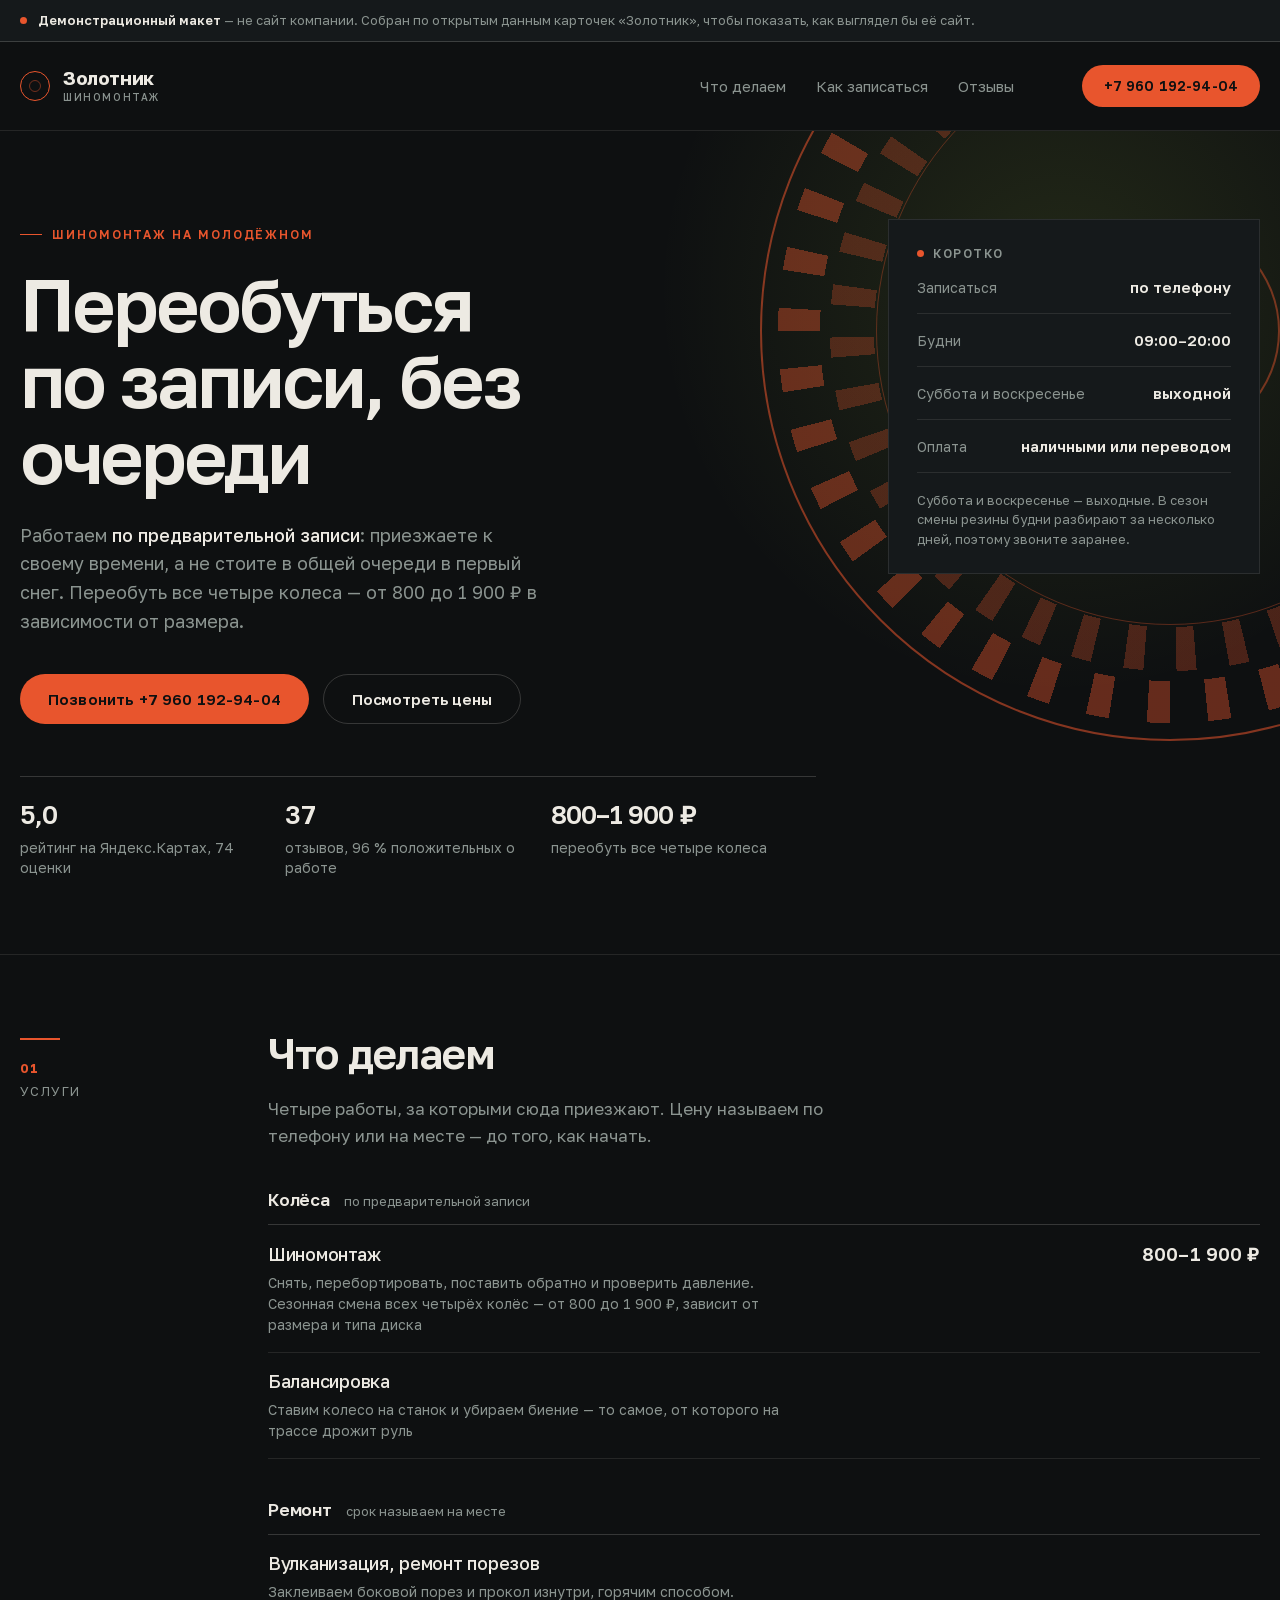
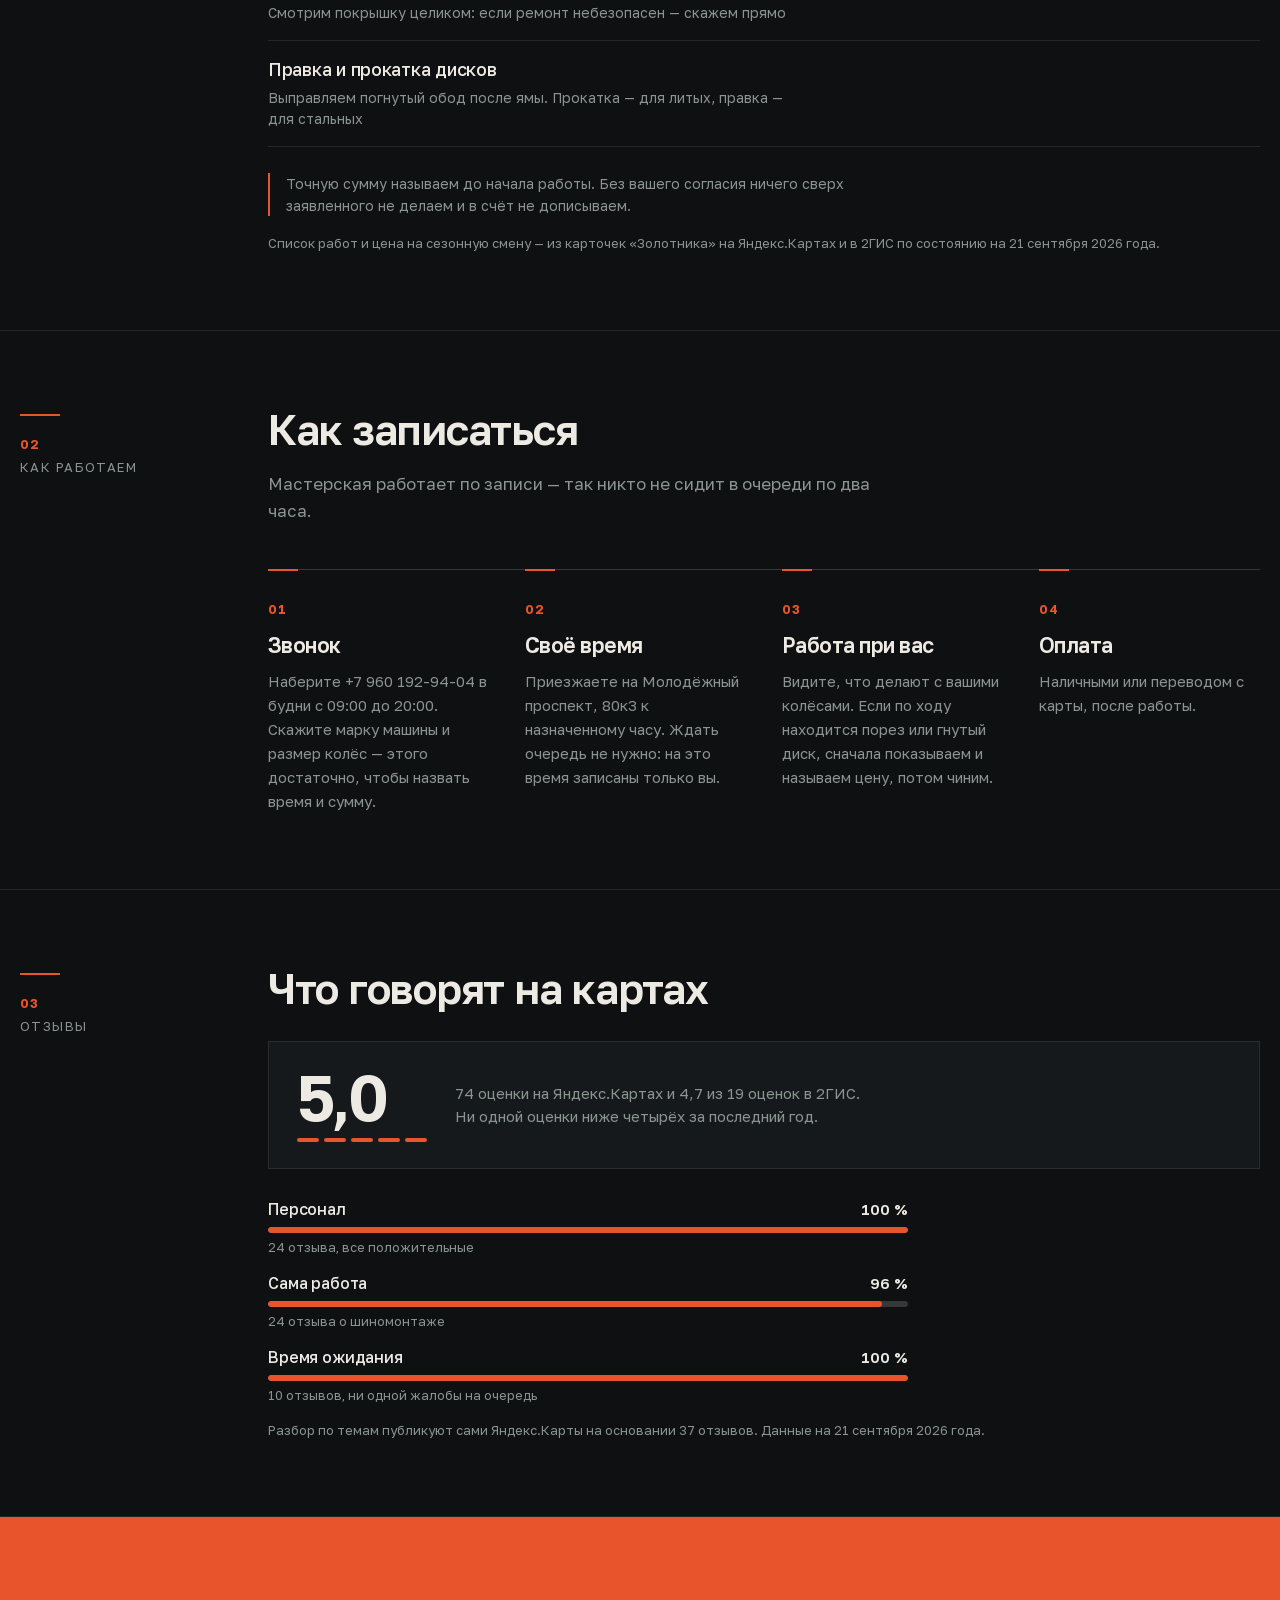
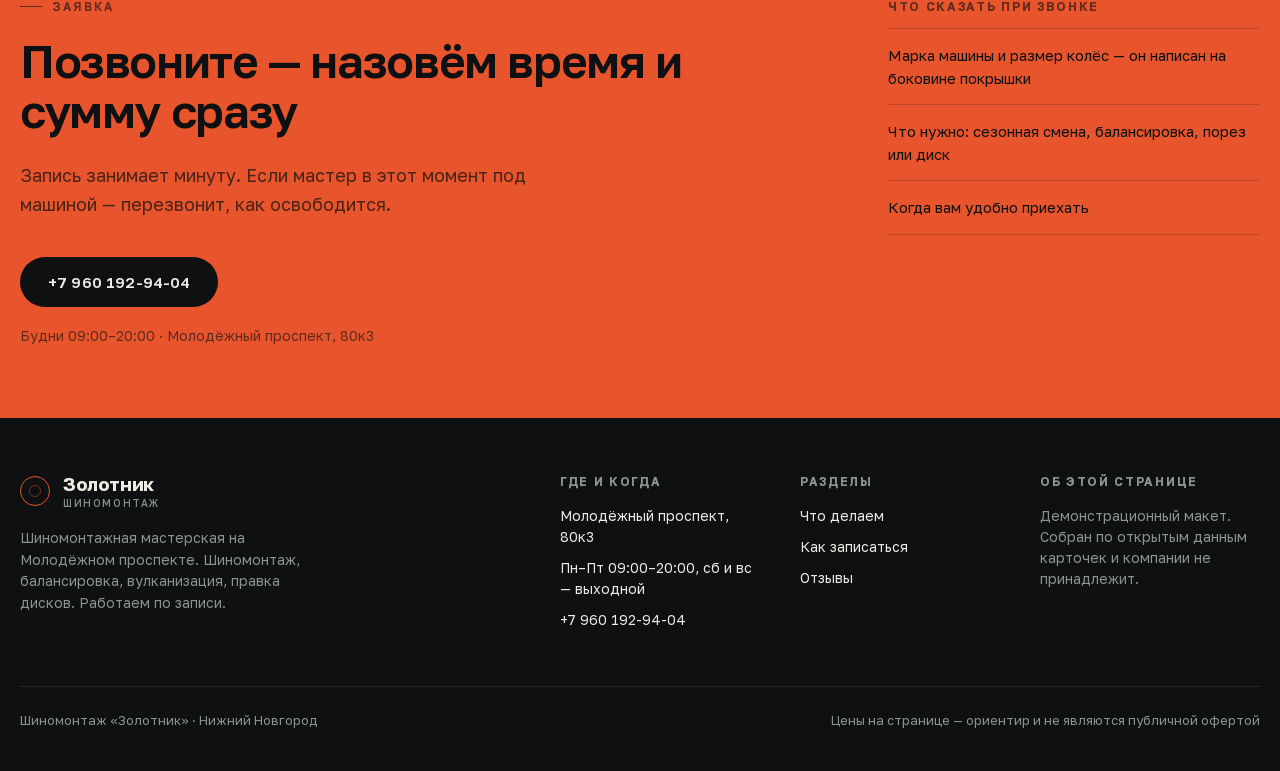
<file: zolotnik/index.html>
<!doctype html>
<html lang="ru">
<meta charset="utf-8">
<meta name="viewport" content="width=device-width, initial-scale=1">
<meta name="robots" content="noindex, nofollow, noarchive, nosnippet">
<meta name="referrer" content="no-referrer">
<title>Золотник — демонстрационный макет сайта</title>
<meta name="description" content="Демонстрационный макет одностраничного сайта, собранный для «Золотник». Не является сайтом компании.">
<style>
@import url("./shrifty/shrifty.css");

:root{
  --fon:#0E1011;
  --pod:#15191B;
  --tekst:#EDEAE3;
  --tihiy:#8B9490;
  --gran:rgba(237,234,227,.10);
  --gran2:rgba(237,234,227,.18);
  --akcent:#E8552D;
  --akcent-rgb:232, 85, 45;
  --natemnom:#0E1011;
}
*{box-sizing:border-box}
html,body{margin:0;padding:0}
body{
  background:var(--fon);
  color:var(--tekst);
  font-family:'Golos Text',system-ui,-apple-system,sans-serif;
  font-size:16px;
  -webkit-font-smoothing:antialiased;
  text-rendering:optimizeLegibility;
}
a{color:inherit;text-decoration:none}
h1,h2,h3{margin:0;font-weight:600;letter-spacing:-.03em}
p{margin:0}

.wrap{width:min(1248px, 100% - 40px);margin:0 auto}

/* ── кнопки ─────────────────────────────────────── */
.knopka{
  display:inline-flex;align-items:center;justify-content:center;
  height:50px;padding:0 28px;border-radius:999px;
  background:var(--akcent);color:var(--natemnom);
  font-size:15px;font-weight:600;letter-spacing:-.01em;white-space:nowrap;
}
.knopka--tihaya{background:transparent;color:var(--tekst);border:1px solid var(--gran2)}
.knopka--malaya{height:42px;padding:0 22px;font-size:14px}
.knopka--temnaya{background:var(--natemnom);color:var(--tekst)}

/* ── шапка ──────────────────────────────────────── */
.shapka{border-bottom:1px solid var(--gran)}
.shapka .wrap{display:flex;align-items:center;gap:36px;height:88px}
.logo{display:flex;align-items:center;gap:13px}
.znak{position:relative;width:30px;height:30px;border-radius:50%;border:1.5px solid var(--akcent);flex:none}
.znak::after{content:"";position:absolute;inset:8px;border-radius:50%;border:1.5px solid var(--akcent);opacity:.45}
.logo-t{display:block;font-size:19px;font-weight:700;letter-spacing:-.02em;line-height:1.1}
.logo-t em{display:block;font-style:normal;font-size:10px;font-weight:500;letter-spacing:.16em;text-transform:uppercase;color:var(--tihiy);margin-top:3px}
.menyu{margin-left:auto;display:flex;gap:30px;font-size:15px;color:var(--tihiy)}
.shapka .knopka{margin-left:32px}

/* ── первый экран ───────────────────────────────── */
.geroy{position:relative;overflow:hidden;border-bottom:1px solid var(--gran)}
.geroy::before{
  content:"";position:absolute;right:-240px;top:-300px;width:920px;height:920px;
  background:radial-gradient(circle, rgba(203,242,77,.11), rgba(203,242,77,0) 62%);
}
.motiv{position:absolute;right:-236px;top:-152px;width:660px;height:660px}
.motiv i{position:absolute;inset:0;border-radius:50%;border:1px solid rgba(203,242,77,.42)}
.motiv i:nth-child(2){inset:78px;border-color:rgba(203,242,77,.30)}
.motiv i:nth-child(3){inset:216px;border-color:rgba(203,242,77,.22)}
.motiv i:nth-child(4){inset:296px;border-color:rgba(203,242,77,.55)}
.zubya{
  position:absolute;inset:-13px;
  background:repeating-conic-gradient(from 0deg, rgba(203,242,77,.34) 0 .62deg, rgba(203,242,77,0) .62deg 7.2deg);
  -webkit-mask:radial-gradient(circle, transparent 0 325px, #000 325px 343px, transparent 343px);
          mask:radial-gradient(circle, transparent 0 325px, #000 325px 343px, transparent 343px);
}
.geroy .wrap{position:relative;z-index:2;display:grid;grid-template-columns:1fr 372px;gap:72px;padding:88px 0 76px;align-items:start}

.nadzag{display:inline-flex;align-items:center;gap:10px;font-size:12px;font-weight:600;letter-spacing:.16em;text-transform:uppercase;color:var(--akcent)}
.nadzag::before{content:"";width:22px;height:1px;background:var(--akcent)}
h1{font-size:74px;line-height:1.03;margin-top:24px;letter-spacing:-.04em}
.lid{margin-top:26px;max-width:540px;font-size:18px;line-height:1.6;color:var(--tihiy)}
.lid b{color:var(--tekst);font-weight:500}
.dey{display:flex;gap:14px;margin-top:38px;flex-wrap:wrap}

.fakty{display:grid;grid-template-columns:repeat(3,1fr);margin-top:52px;border-top:1px solid var(--gran2)}
.fakt{padding:22px 24px 0 0}
.fakt b{display:block;font-size:26px;font-weight:600;letter-spacing:-.03em}
.fakt span{display:block;margin-top:8px;font-size:14px;line-height:1.45;color:var(--tihiy)}

.panel{background:var(--pod);border:1px solid var(--gran);padding:26px 28px 24px}
.p-shapka{display:flex;align-items:center;gap:9px;font-size:12px;font-weight:600;letter-spacing:.13em;text-transform:uppercase;color:var(--tihiy)}
.p-shapka::before{content:"";width:7px;height:7px;border-radius:50%;background:var(--akcent);flex:none}
.p-row{display:flex;justify-content:space-between;align-items:baseline;gap:18px;padding:17px 0;border-bottom:1px solid var(--gran)}
.p-row:first-of-type{margin-top:6px}
.p-row span{font-size:14px;color:var(--tihiy)}
.p-row b{font-size:15px;font-weight:600;text-align:right;white-space:nowrap}
.p-snoska{margin-top:18px;font-size:13px;line-height:1.5;color:var(--tihiy)}

/* ── секции ─────────────────────────────────────── */
.sek{padding:76px 0;border-bottom:1px solid var(--gran)}
.sek .wrap{display:grid;grid-template-columns:200px 1fr;gap:48px;align-items:start}
.rail .cherta{display:block;width:40px;height:2px;background:var(--akcent)}
.rail b{display:block;margin-top:20px;font-size:13px;font-weight:700;letter-spacing:.1em;color:var(--akcent)}
.rail span{display:block;margin-top:7px;font-size:13px;letter-spacing:.11em;text-transform:uppercase;color:var(--tihiy)}
h2{font-size:42px;line-height:1.08}
.podzag{margin-top:18px;max-width:620px;font-size:17px;line-height:1.6;color:var(--tihiy)}

/* услуги */
.gruppa{margin-top:40px}
.gr{display:flex;align-items:baseline;gap:14px;padding-bottom:14px;border-bottom:1px solid var(--gran2)}
.gr b{font-size:17px;font-weight:600;letter-spacing:-.01em}
.gr i{font-style:normal;font-size:13px;color:var(--tihiy)}
.prays{list-style:none;margin:0;padding:0}
.prays li{display:grid;grid-template-columns:1fr auto;gap:36px;align-items:baseline;padding:17px 0;border-bottom:1px solid var(--gran)}
.p-n{font-size:18px;font-weight:500;letter-spacing:-.015em}
.p-o{display:block;margin-top:7px;max-width:520px;font-size:14px;line-height:1.5;color:var(--tihiy)}
.p-c{font-size:19px;font-weight:600;white-space:nowrap;font-variant-numeric:tabular-nums}
.p-c em{font-style:normal;margin-right:7px;font-size:14px;font-weight:400;color:var(--tihiy)}
.snoska{margin-top:26px;padding-left:16px;border-left:2px solid var(--akcent);max-width:640px;font-size:14px;line-height:1.55;color:var(--tihiy)}

/* шаги */
.shagi{display:grid;grid-template-columns:repeat(4,1fr);gap:36px;margin-top:44px;border-top:1px solid var(--gran2)}
.shag{position:relative;padding-top:28px}
.shag::before{content:"";position:absolute;top:-1px;left:0;width:30px;height:2px;background:var(--akcent)}
.shag b{font-size:13px;font-weight:700;letter-spacing:.1em;color:var(--akcent)}
.shag h3{margin:14px 0 11px;font-size:21px;letter-spacing:-.025em}
.shag p{font-size:15px;line-height:1.6;color:var(--tihiy)}

/* отзывы */
.otzyvy{display:grid;grid-template-columns:repeat(3,1fr);gap:44px;margin-top:42px}
.otzyvy figure{margin:0;display:flex;flex-direction:column;height:100%}
.otzyvy figure::before{content:"";display:block;width:30px;height:2px;background:var(--akcent);margin-bottom:22px}
.otzyvy blockquote{flex:1;margin:0;font-size:17px;line-height:1.62;text-indent:-.42em}
.otzyvy figcaption{margin-top:22px;padding-top:16px;border-top:1px solid var(--gran)}
.otzyvy figcaption b{display:block;font-size:15px;font-weight:600}
.otzyvy figcaption span{display:block;margin-top:4px;font-size:13px;color:var(--tihiy)}

/* заявка */
.zayavka{background:var(--akcent);color:var(--natemnom)}
.zayavka .wrap{display:grid;grid-template-columns:1fr 372px;gap:72px;padding:74px 0;align-items:start}
.zayavka .nadzag{color:rgba(14,16,17,.62)}
.zayavka .nadzag::before{background:rgba(14,16,17,.62)}
.zayavka h2{margin-top:22px;font-size:46px;max-width:740px}
.zayavka .lid{color:rgba(14,16,17,.72);max-width:560px}
.z-pod{display:block;margin-top:20px;font-size:14px;color:rgba(14,16,17,.62)}
.z-spisok{padding-top:8px}
.z-spisok h3{font-size:12px;font-weight:700;letter-spacing:.14em;text-transform:uppercase;color:rgba(14,16,17,.6)}
.z-spisok ul{list-style:none;margin:14px 0 0;padding:0}
.z-spisok li{padding:15px 0;border-top:1px solid rgba(14,16,17,.18);font-size:15px;line-height:1.5}
.z-spisok li:last-child{border-bottom:1px solid rgba(14,16,17,.18)}

/* подвал */
.podval{padding:56px 0 40px}
.f-verh{display:grid;grid-template-columns:1fr 200px 200px 220px;gap:40px;align-items:start}
.f-opis{margin-top:18px;max-width:300px;font-size:14px;line-height:1.55;color:var(--tihiy)}
.f-kol h4{margin:0 0 16px;font-size:12px;font-weight:700;letter-spacing:.14em;text-transform:uppercase;color:var(--tihiy)}
.f-kol p,.f-kol a{display:block;font-size:14px;line-height:1.5;color:var(--tekst);margin-bottom:10px}
.f-kol .tih{color:var(--tihiy)}
.f-niz{display:flex;justify-content:space-between;gap:32px;margin-top:46px;padding-top:24px;border-top:1px solid var(--gran);font-size:13px;line-height:1.5;color:var(--tihiy)}

/* ── мобильная ──────────────────────────────────── */
@media (max-width:760px){
  .shapka .wrap{height:auto;padding:16px 0;gap:12px}
  .menyu{display:none}
  .shapka .knopka{margin-left:auto;height:40px;padding:0 18px;font-size:14px}
  .logo-t{font-size:17px}

  .geroy .wrap{grid-template-columns:1fr;gap:38px;padding:52px 0 58px}
  .motiv{right:-296px;top:-104px;width:430px;height:430px;opacity:.5}
  .geroy::before{right:-300px;top:-340px;width:620px;height:620px}
  .zubya{-webkit-mask:radial-gradient(circle, transparent 0 210px, #000 210px 223px, transparent 223px);mask:radial-gradient(circle, transparent 0 210px, #000 210px 223px, transparent 223px)}
  .motiv i:nth-child(2){inset:50px}
  .motiv i:nth-child(3){inset:140px}
  .motiv i:nth-child(4){inset:192px}
  h1{font-size:39px;line-height:1.06;letter-spacing:-.03em;margin-top:20px}
  .lid{font-size:16px;margin-top:20px}
  .dey{margin-top:30px;gap:10px}
  .dey .knopka{height:46px;padding:0 22px;font-size:14px}
  .fakty{grid-template-columns:1fr;margin-top:40px;border-top:none}
  .fakt{display:flex;justify-content:space-between;align-items:baseline;gap:18px;padding:15px 0;border-top:1px solid var(--gran)}
  .fakt b{font-size:18px}
  .fakt span{margin-top:0;text-align:right;max-width:200px;font-size:13px}

  .sek{padding:54px 0}
  .sek .wrap{grid-template-columns:1fr;gap:26px}
  h2{font-size:29px}
  .podzag{font-size:16px;margin-top:14px}
  .gruppa{margin-top:34px}
  .prays li{gap:18px;padding:16px 0}
  .p-n{font-size:16px}
  .p-o{font-size:13px;margin-top:5px}
  .p-c{font-size:16px}
  .p-c em{font-size:13px;margin-right:5px}

  .shagi{grid-template-columns:1fr;gap:0;margin-top:34px;border-top:none}
  .shag{padding:24px 0 24px;border-top:1px solid var(--gran2)}
  .shag::before{top:-1px}
  .shag h3{margin:12px 0 9px;font-size:19px}

  .otzyvy{grid-template-columns:1fr;gap:34px;margin-top:34px}
  .otzyvy blockquote{font-size:16px}

  .zayavka .wrap{grid-template-columns:1fr;gap:34px;padding:56px 0}
  .zayavka h2{font-size:30px;margin-top:18px}

  .podval{padding:48px 0 36px}
  .f-verh{grid-template-columns:1fr;gap:30px}
  .f-niz{flex-direction:column;gap:12px;margin-top:36px}
}

/* ── мотив в шапке: наследник .koleso из портфолио, но своя геометрия ── */
.motiv{position:absolute;right:-236px;top:-152px;width:660px;height:660px;pointer-events:none}
.motiv i{position:absolute;inset:0;border-radius:50%;border:1px solid rgba(var(--akcent-rgb),.40)}
.motiv--disk i:nth-child(2){inset:54px;border-color:rgba(var(--akcent-rgb),.26)}
.motiv--disk i:nth-child(3){inset:238px;border-color:rgba(var(--akcent-rgb),.22)}
.motiv--disk i:nth-child(4){inset:286px;border-color:rgba(var(--akcent-rgb),.55)}
.motiv--disk .zubya{position:absolute;inset:-13px;
  background:repeating-conic-gradient(from 0deg, rgba(var(--akcent-rgb),.30) 0 2.1deg, rgba(var(--akcent-rgb),0) 2.1deg 9deg);
  -webkit-mask:radial-gradient(circle, transparent 0 250px, #000 250px 316px, transparent 316px);
          mask:radial-gradient(circle, transparent 0 250px, #000 250px 316px, transparent 316px)}
/* Колесо крупнее и смещено так, чтобы в кадр попала дуга протектора,
   а не невнятное пятно. Три слоя: внешний обод, шашки, диск со спицами. */
.motiv--protektor{right:-300px;top:-210px;width:820px;height:820px}
.motiv--protektor i:nth-child(1){border-width:2px;border-color:rgba(var(--akcent-rgb),.55)}
.motiv--protektor i:nth-child(2){inset:116px;border-color:rgba(var(--akcent-rgb),.34)}
.motiv--protektor i:nth-child(3){inset:300px;border-width:2px;border-color:rgba(var(--akcent-rgb),.46)}
/* шашки протектора: два ряда в шахматном порядке, как на реальной покрышке */
.motiv--protektor .zubya{position:absolute;inset:0;
  background:repeating-conic-gradient(from 0deg,
    rgba(var(--akcent-rgb),.40) 0 3.4deg, rgba(var(--akcent-rgb),0) 3.4deg 9deg);
  -webkit-mask:radial-gradient(circle, transparent 0 350px, #000 350px 392px, transparent 392px);
          mask:radial-gradient(circle, transparent 0 350px, #000 350px 392px, transparent 392px)}
.motiv--protektor .zubya2{position:absolute;inset:0;
  background:repeating-conic-gradient(from 4.5deg,
    rgba(var(--akcent-rgb),.28) 0 3.4deg, rgba(var(--akcent-rgb),0) 3.4deg 9deg);
  -webkit-mask:radial-gradient(circle, transparent 0 296px, #000 296px 340px, transparent 340px);
          mask:radial-gradient(circle, transparent 0 296px, #000 296px 340px, transparent 340px)}
.motiv--volny i:nth-child(2){inset:80px}
.motiv--volny i:nth-child(3){inset:176px}
.motiv--volny i:nth-child(4){inset:286px;border-color:rgba(var(--akcent-rgb),.50)}
.motiv--kolca i:nth-child(2){inset:104px}
.motiv--kolca i:nth-child(3){inset:252px;border-color:rgba(var(--akcent-rgb),.48)}

/* ── плашка «это демонстрационный макет» ── */
.plashka{position:sticky;top:0;z-index:50;background:var(--pod);border-bottom:1px solid var(--gran2)}
.plashka .wrap{display:flex;align-items:flex-start;gap:11px;
  padding:11px 0;font-size:13px;line-height:1.45;color:var(--tihiy)}
.plashka .tochka{margin-top:6px}
.plashka b{color:var(--tekst);font-weight:600}
.plashka .tochka{width:7px;height:7px;border-radius:50%;background:var(--akcent);flex:none}

/* ── строка прайса: имя и цена в ряд, описание отдельной строкой во всю ширину.
      Пока описание лежало в одной ячейке с именем, колонка цены на 375px
      отжимала его до половины экрана и текст рвался по два слова. ── */
.prays li .p-n{grid-column:1}
.prays li .p-c{grid-column:2}
.prays li{row-gap:0}
.prays li .p-o{grid-column:1 / -1;margin-top:7px}

/* ── источник цифр: маленькая подпись под блоком ── */
.istochnik{margin-top:18px;font-size:13px;line-height:1.5;color:var(--tihiy)}
.istochnik a{color:var(--tekst);text-decoration:underline;text-underline-offset:3px}

/* ── репутация: только то, что опубликовано на картах. Отзывы за бизнес
      не выдумываются ни при каких условиях, поэтому здесь цифры, а не цитаты ── */
.reyting{display:grid;grid-template-columns:auto 1fr;gap:28px;align-items:center;margin-top:30px;
  padding:26px 28px;background:var(--pod);border:1px solid var(--gran)}
.reyting-ch{display:flex;flex-direction:column;gap:12px}
.reyting b{font-size:64px;font-weight:600;letter-spacing:-.045em;font-variant-numeric:tabular-nums;line-height:.9}
.reyting p{font-size:15px;line-height:1.55;color:var(--tihiy);max-width:420px}
.zvezdy{display:flex;gap:5px}
.zvezdy u{width:22px;height:4px;border-radius:2px;background:var(--akcent);display:block}
.zvezdy u.pusto{background:var(--gran2)}

.temy{margin-top:30px;display:grid;gap:18px;max-width:640px}
.tema{display:grid;grid-template-columns:1fr auto;gap:8px 18px;align-items:baseline}
.tema b{font-size:16px;font-weight:500;letter-spacing:-.01em}
.tema i{font-style:normal;font-size:15px;font-weight:600;font-variant-numeric:tabular-nums;white-space:nowrap}
.tema u{grid-column:1 / -1;display:block;height:6px;border-radius:3px;background:var(--gran2);
  position:relative;overflow:hidden;text-decoration:none}
.tema u::after{content:"";position:absolute;inset:0 auto 0 0;width:var(--dolya);
  border-radius:3px;background:var(--akcent)}
.tema span{grid-column:1 / -1;font-size:13px;color:var(--tihiy);margin-top:-2px}

/* ── кнопка телефона: главный способ связи у местного бизнеса ── */
.knopka--tel{font-variant-numeric:tabular-nums;letter-spacing:.01em}

@media (max-width:760px){
  /* На 375px липкая плашка съедала бы пятую часть экрана и резала строки
     под собой. Предупреждение остаётся вверху и продублировано в подвале. */
  .plashka{position:static}
  .motiv{right:-296px;top:-104px;width:430px;height:430px;opacity:.38}
  .motiv--disk .zubya{-webkit-mask:radial-gradient(circle, transparent 0 163px, #000 163px 206px, transparent 206px);
                              mask:radial-gradient(circle, transparent 0 163px, #000 163px 206px, transparent 206px)}
  /* колесо уводится за правый край: на 375px оно иначе проходит прямо под H1 */
  .motiv--protektor{right:-356px;top:-188px;width:560px;height:560px;opacity:.30}
  .motiv--protektor i:nth-child(2){inset:79px}
  .motiv--protektor i:nth-child(3){inset:205px}
  .motiv--protektor .zubya{-webkit-mask:radial-gradient(circle, transparent 0 239px, #000 239px 268px, transparent 268px);
                                   mask:radial-gradient(circle, transparent 0 239px, #000 239px 268px, transparent 268px)}
  .motiv--protektor .zubya2{-webkit-mask:radial-gradient(circle, transparent 0 202px, #000 202px 232px, transparent 232px);
                                    mask:radial-gradient(circle, transparent 0 202px, #000 202px 232px, transparent 232px)}
  .motiv--disk i:nth-child(2){inset:35px}
  .motiv--disk i:nth-child(3){inset:155px}
  .motiv--disk i:nth-child(4){inset:186px}
  .motiv--volny i:nth-child(2){inset:52px}
  .motiv--volny i:nth-child(3){inset:114px}
  .motiv--volny i:nth-child(4){inset:186px}
  .motiv--kolca i:nth-child(2){inset:68px}
  .motiv--kolca i:nth-child(3){inset:164px}
  .reyting{grid-template-columns:1fr;gap:18px;padding:22px}
  .reyting b{font-size:48px}
}

</style>
<div class="plashka"><div class="wrap">
  <span class="tochka"></span>
  <span><b>Демонстрационный макет</b> — не сайт компании. Собран по открытым данным
  карточек «Золотник», чтобы показать, как выглядел бы её сайт.</span>
</div></div>

<header class="shapka">
  <div class="wrap">
    <a class="logo" href="#"><span class="znak"></span>
      <span class="logo-t">Золотник<em>шиномонтаж</em></span></a>
    <nav class="menyu"><a href="#uslugi">Что делаем</a><a href="#kak">Как записаться</a><a href="#otzyvy">Отзывы</a></nav>
    <a class="knopka knopka--malaya knopka--tel" href="tel:+79601929404">+7 960 192-94-04</a>
  </div>
</header>

<section class="geroy">
  <div class="motiv motiv--protektor"><i></i><i></i><i></i><span class="zubya"></span><span class="zubya2"></span></div>
  <div class="wrap">
    <div>
      <span class="nadzag">Шиномонтаж на Молодёжном</span>
      <h1>Переобуться<br>по записи, без очереди</h1>
      <p class="lid">Работаем <b>по предварительной записи</b>: приезжаете к своему времени, а не стоите в общей очереди в первый снег. Переобуть все четыре колеса — от 800 до 1 900 ₽ в зависимости от размера.</p>
      <div class="dey">
        <a class="knopka knopka--tel" href="tel:+79601929404">Позвонить +7 960 192-94-04</a>
        <a class="knopka knopka--tihaya" href="#uslugi">Посмотреть цены</a>
      </div>
      <div class="fakty"><div class="fakt"><b>5,0</b><span>рейтинг на Яндекс.Картах, 74 оценки</span></div><div class="fakt"><b>37</b><span>отзывов, 96 % положительных о работе</span></div><div class="fakt"><b>800–1 900 ₽</b><span>переобуть все четыре колеса</span></div></div>
    </div>
    <aside class="panel">
      <div class="p-shapka">Коротко</div>
      <div class="p-row"><span>Записаться</span><b>по телефону</b></div><div class="p-row"><span>Будни</span><b>09:00–20:00</b></div><div class="p-row"><span>Суббота и воскресенье</span><b>выходной</b></div><div class="p-row"><span>Оплата</span><b>наличными или переводом</b></div>
      <p class="p-snoska">Суббота и воскресенье — выходные. В сезон смены резины будни разбирают за несколько дней, поэтому звоните заранее.</p>
    </aside>
  </div>
</section>

<section class="sek" id="uslugi">
  <div class="wrap">
    <div class="rail"><span class="cherta"></span><b>01</b><span>Услуги</span></div>
    <div>
      <h2>Что делаем</h2>
      <p class="podzag">Четыре работы, за которыми сюда приезжают. Цену называем по телефону или на месте — до того, как начать.</p>
      <div class="gruppa">
        <div class="gr"><b>Колёса</b><i>по предварительной записи</i></div>
        <ul class="prays">
          <li><span class="p-n">Шиномонтаж</span><span class="p-c">800–1 900 ₽</span><span class="p-o">Снять, перебортировать, поставить обратно и проверить давление. Сезонная смена всех четырёх колёс — от 800 до 1 900 ₽, зависит от размера и типа диска</span></li>
          <li><span class="p-n">Балансировка</span><span class="p-o">Ставим колесо на станок и убираем биение — то самое, от которого на трассе дрожит руль</span></li>
          </ul>
      </div>
      <div class="gruppa">
        <div class="gr"><b>Ремонт</b><i>срок называем на месте</i></div>
        <ul class="prays">
          <li><span class="p-n">Вулканизация, ремонт порезов</span><span class="p-o">Заклеиваем боковой порез и прокол изнутри, горячим способом. Смотрим покрышку целиком: если ремонт небезопасен — скажем прямо</span></li>
          <li><span class="p-n">Правка и прокатка дисков</span><span class="p-o">Выправляем погнутый обод после ямы. Прокатка — для литых, правка — для стальных</span></li>
          </ul>
      </div>
      <p class="snoska">Точную сумму называем до начала работы. Без вашего согласия ничего сверх заявленного не делаем и в счёт не дописываем.</p><p class="istochnik">Список работ и цена на сезонную смену — из карточек «Золотника» на Яндекс.Картах и в 2ГИС по состоянию на 21 сентября 2026 года.</p>
    </div>
  </div>
</section>

<section class="sek" id="kak">
  <div class="wrap">
    <div class="rail"><span class="cherta"></span><b>02</b><span>Как работаем</span></div>
    <div>
      <h2>Как записаться</h2>
      <p class="podzag">Мастерская работает по записи — так никто не сидит в очереди по два часа.</p>
      <div class="shagi"><div class="shag"><b>01</b><h3>Звонок</h3><p>Наберите +7 960 192-94-04 в будни с 09:00 до 20:00. Скажите марку машины и размер колёс — этого достаточно, чтобы назвать время и сумму.</p></div><div class="shag"><b>02</b><h3>Своё время</h3><p>Приезжаете на Молодёжный проспект, 80к3 к назначенному часу. Ждать очередь не нужно: на это время записаны только вы.</p></div><div class="shag"><b>03</b><h3>Работа при вас</h3><p>Видите, что делают с вашими колёсами. Если по ходу находится порез или гнутый диск, сначала показываем и называем цену, потом чиним.</p></div><div class="shag"><b>04</b><h3>Оплата</h3><p>Наличными или переводом с карты, после работы.</p></div></div>
    </div>
  </div>
</section>

<section class="sek" id="otzyvy">
  <div class="wrap">
    <div class="rail"><span class="cherta"></span><b>03</b><span>Отзывы</span></div>
    <div>
      <h2>Что говорят на картах</h2>
      <div class="reyting">
        <div class="reyting-ch"><b>5,0</b><div class="zvezdy"><u></u><u></u><u></u><u></u><u></u></div></div>
        <p>74 оценки на Яндекс.Картах и 4,7 из 19 оценок в 2ГИС. Ни одной оценки ниже четырёх за последний год.</p>
      </div>
      <div class="temy"><div class="tema"><b>Персонал</b><i>100&nbsp;%</i><u style="--dolya:100%"></u><span>24 отзыва, все положительные</span></div><div class="tema"><b>Сама работа</b><i>96&nbsp;%</i><u style="--dolya:96%"></u><span>24 отзыва о шиномонтаже</span></div><div class="tema"><b>Время ожидания</b><i>100&nbsp;%</i><u style="--dolya:100%"></u><span>10 отзывов, ни одной жалобы на очередь</span></div></div>
      <p class="istochnik">Разбор по темам публикуют сами Яндекс.Карты на основании 37 отзывов. Данные на 21 сентября 2026 года.</p>
    </div>
  </div>
</section>

<section class="zayavka" id="zayavka">
  <div class="wrap">
    <div>
      <span class="nadzag">Заявка</span>
      <h2>Позвоните — назовём время и сумму сразу</h2>
      <p class="lid">Запись занимает минуту. Если мастер в этот момент под машиной — перезвонит, как освободится.</p>
      <div class="dey">
        <a class="knopka knopka--temnaya knopka--tel" href="tel:+79601929404">+7 960 192-94-04</a>
      </div>
      <span class="z-pod">Будни 09:00–20:00 · Молодёжный проспект, 80к3</span>
    </div>
    <div class="z-spisok"><h3>Что сказать при звонке</h3><ul><li>Марка машины и размер колёс — он написан на боковине покрышки</li><li>Что нужно: сезонная смена, балансировка, порез или диск</li><li>Когда вам удобно приехать</li></ul></div>
  </div>
</section>

<footer class="podval">
  <div class="wrap">
    <div class="f-verh">
      <div>
        <a class="logo" href="#"><span class="znak"></span>
          <span class="logo-t">Золотник<em>шиномонтаж</em></span></a>
        <p class="f-opis">Шиномонтажная мастерская на Молодёжном проспекте. Шиномонтаж, балансировка, вулканизация, правка дисков. Работаем по записи.</p>
      </div>
      <div class="f-kol">
        <h4>Где и когда</h4>
        <p>Молодёжный проспект, 80к3</p>
        <p>Пн–Пт 09:00–20:00, сб и вс — выходной</p>
        <a href="tel:+79601929404">+7 960 192-94-04</a>
      </div>
      <div class="f-kol"><h4>Разделы</h4><a href="#uslugi">Что делаем</a><a href="#kak">Как записаться</a><a href="#otzyvy">Отзывы</a></div>
      <div class="f-kol">
        <h4>Об этой странице</h4>
        <p class="tih">Демонстрационный макет. Собран по открытым данным карточек и компании не принадлежит.</p>
      </div>
    </div>
    <div class="f-niz">
      <span>Шиномонтаж «Золотник» · Нижний Новгород</span>
      <span>Цены на странице — ориентир и не являются публичной офертой</span>
    </div>
  </div>
</footer>
</html>
</file>
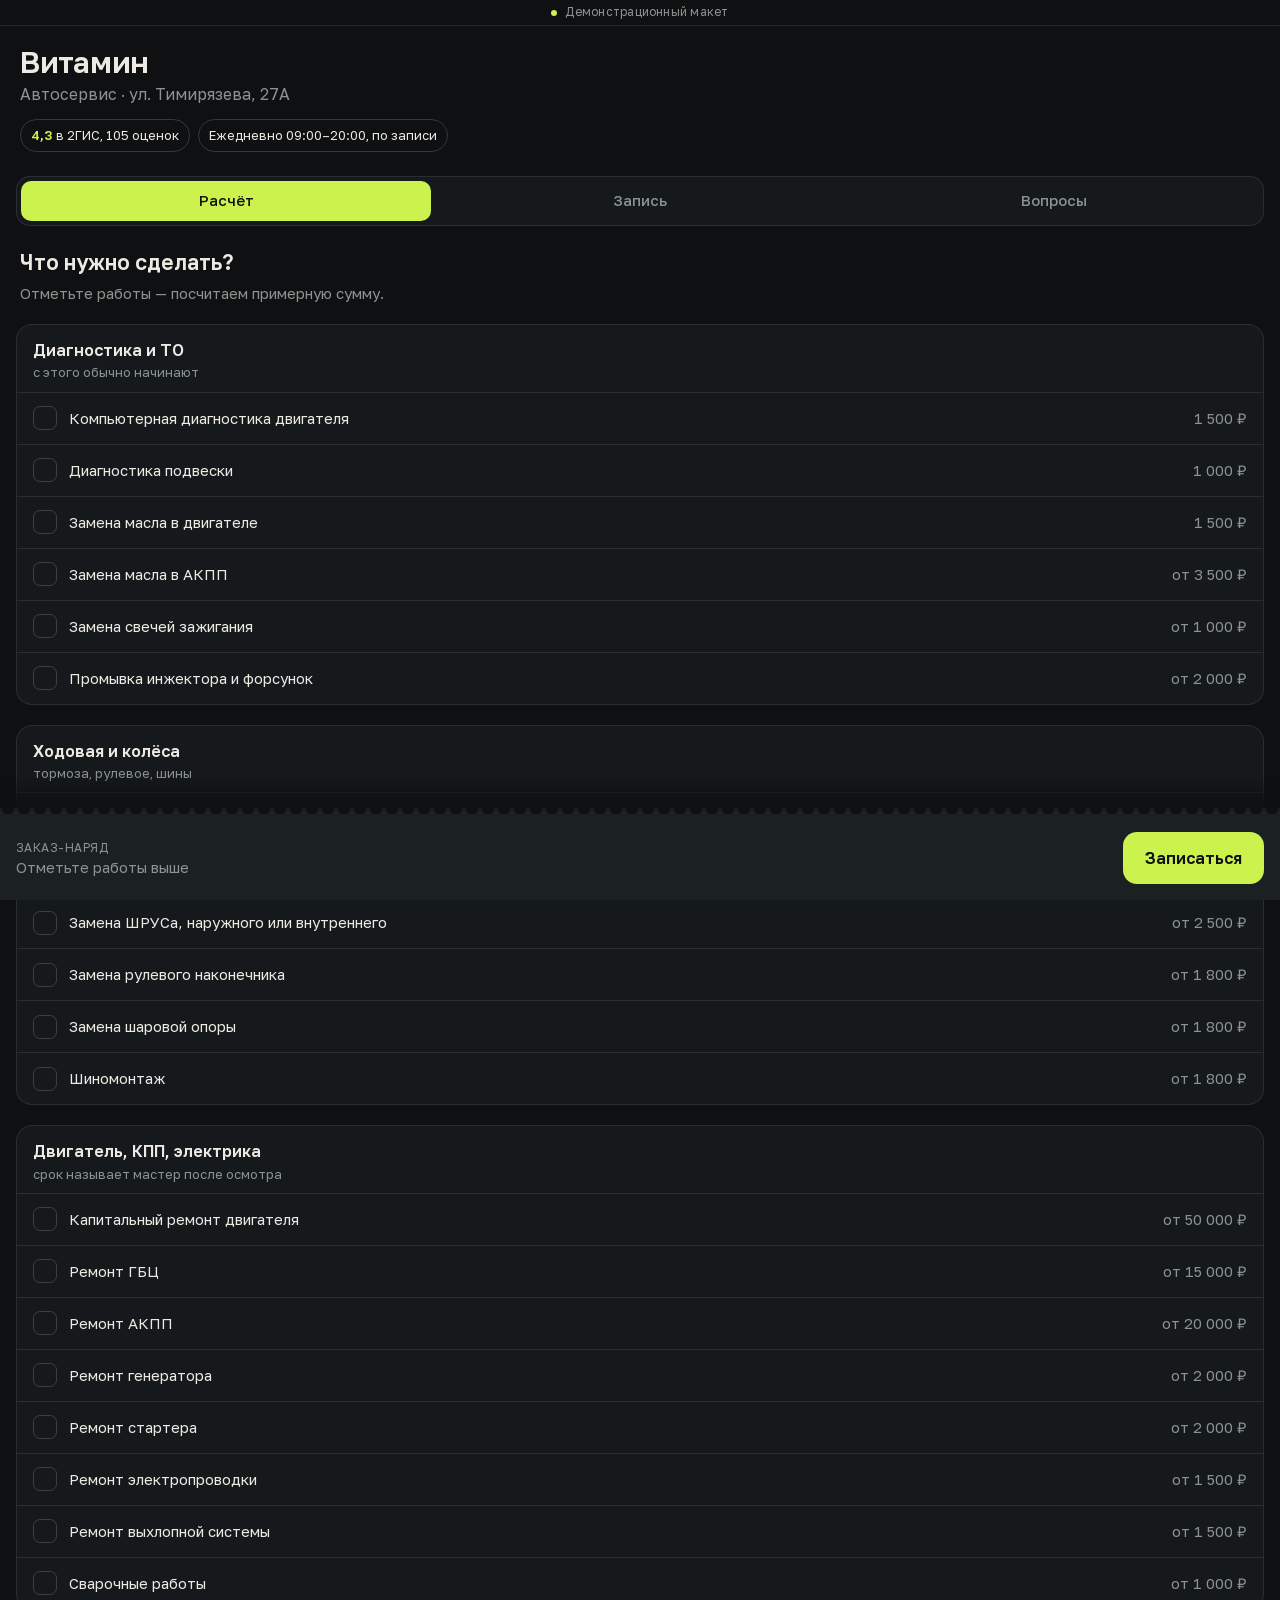
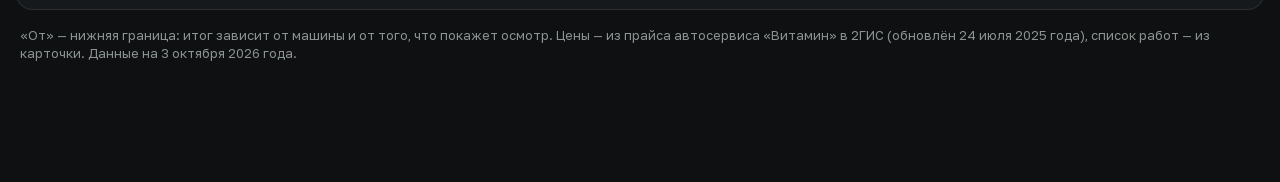
<file: vitamin/app/index.html>
<!doctype html>
<html lang="ru">
<head>
<meta charset="utf-8">
<meta name="viewport" content="width=device-width, initial-scale=1, viewport-fit=cover">
<meta name="robots" content="noindex">
<title>Витамин — расчёт и запись</title>
<link rel="stylesheet" href="../shrifty/shrifty.css">
<script src="https://telegram.org/js/telegram-web-app.js"></script>
<style>
:root{
  --fon:#0E1011; --pod:#15191B; --pod2:#1B2023; --tekst:#EDEAE3; --tihiy:#8B9490;
  --gran:rgba(237,234,227,.10); --gran2:rgba(237,234,227,.18); --akcent:#CBF24D; --natemnom:#0E1011;
  --niz:calc(112px + env(safe-area-inset-bottom));
}
*{box-sizing:border-box;margin:0;padding:0}
[hidden]{display:none!important}
html,body{background:var(--fon);color:var(--tekst)}
body{font-family:'Golos Text',system-ui,-apple-system,sans-serif;font-size:16px;line-height:1.4;
  -webkit-font-smoothing:antialiased;padding-bottom:var(--niz);-webkit-tap-highlight-color:transparent}
.cifry{font-variant-numeric:tabular-nums;white-space:nowrap}

.plashka{display:flex;align-items:center;justify-content:center;gap:8px;height:26px;font-size:12px;
  letter-spacing:.02em;color:var(--tihiy);border-bottom:1px solid var(--gran)}
.plashka::before{content:"";width:6px;height:6px;border-radius:50%;background:var(--akcent)}

.shapka{padding:20px 20px 16px}
.shapka h1{font-size:30px;line-height:1.1;font-weight:600;letter-spacing:-.01em}
.shapka .rod{margin-top:4px;color:var(--tihiy)}
.fakty{display:flex;flex-wrap:wrap;gap:8px;margin-top:14px}
.fakt{font-size:13px;padding:6px 10px;border:1px solid var(--gran2);border-radius:999px;color:var(--tekst)}
.fakt b{font-weight:600;color:var(--akcent)}

.verh{position:sticky;top:0;z-index:5;padding:8px 16px;background:var(--fon)}
.vkladki{display:grid;grid-template-columns:repeat(3,1fr);gap:4px;
  padding:4px;background:var(--pod);border:1px solid var(--gran);border-radius:14px}
.vkladka{font:inherit;font-size:15px;font-weight:500;color:var(--tihiy);background:none;border:0;
  height:40px;border-radius:10px;cursor:pointer}
.vkladka[aria-selected="true"]{background:var(--akcent);color:var(--natemnom)}

.ekran{padding:14px 16px 8px}
.ekran h2{font-size:21px;font-weight:600;padding:0 4px}
.ekran .pod{margin-top:6px;padding:0 4px;color:var(--tihiy);font-size:15px}

/* Расчёт */
.gruppa{margin-top:20px;background:var(--pod);border:1px solid var(--gran);border-radius:16px;overflow:hidden}
.gruppa header{padding:14px 16px 10px}
.gruppa h3{font-size:16px;font-weight:600}
.gruppa header p{font-size:13px;color:var(--tihiy);margin-top:2px}
.rabota{display:grid;grid-template-columns:24px 1fr auto;align-items:center;gap:12px;width:100%;min-height:52px;
  padding:12px 16px;font:inherit;font-size:15px;text-align:left;color:var(--tekst);background:none;border:0;
  border-top:1px solid var(--gran);cursor:pointer;transition:background-color .15s}
.rabota:active{background:var(--pod2)}
.galka{width:24px;height:24px;border-radius:7px;border:1.5px solid var(--gran2);display:grid;place-items:center;
  transition:background-color .15s,border-color .15s}
.galka svg{width:14px;height:14px;opacity:0;transform:scale(.6);transition:opacity .15s,transform .15s}
.rabota[aria-pressed="true"] .galka{background:var(--akcent);border-color:var(--akcent)}
.rabota[aria-pressed="true"] .galka svg{opacity:1;transform:none}
.rabota .cena{color:var(--tihiy);font-size:15px}
.rabota[aria-pressed="true"] .cena{color:var(--tekst)}
.snoska{margin:16px 4px 0;font-size:13px;color:var(--tihiy)}

/* Запись */
.pole{margin-top:18px}
.pole>label,.podpis-polya{display:block;font-size:14px;color:var(--tihiy);margin:0 4px 8px}
.vvod{width:100%;font:inherit;font-size:16px;color:var(--tekst);background:var(--pod);border:1px solid var(--gran2);
  border-radius:12px;padding:14px;min-height:52px;outline:none;transition:border-color .15s}
.vvod::placeholder{color:var(--tihiy);opacity:.75}
.vvod:focus{border-color:var(--akcent)}
textarea.vvod{min-height:84px;resize:vertical}
.dni{display:flex;gap:8px;overflow-x:auto;scrollbar-width:none;margin:0 -16px;padding:0 16px 2px}
.dni::-webkit-scrollbar{display:none}
.chip{flex:none;font:inherit;font-size:15px;color:var(--tekst);background:var(--pod);border:1px solid var(--gran2);
  border-radius:12px;height:44px;padding:0 14px;cursor:pointer;transition:background-color .15s,border-color .15s}
.chip[aria-pressed="true"]{background:var(--akcent);border-color:var(--akcent);color:var(--natemnom);font-weight:500}
.chip:disabled{opacity:.35;cursor:default}
.chasy{display:grid;grid-template-columns:repeat(4,1fr);gap:8px}
.chasy .chip{padding:0}
.zametka{margin:12px 4px 0;font-size:13px;color:var(--tihiy)}
.zametka a{color:var(--akcent);text-decoration:none}
.soglasie label{display:flex;gap:12px;align-items:flex-start;margin:0 4px;font-size:15px;color:var(--tekst);cursor:pointer}
.soglasie input{flex:none;width:22px;height:22px;margin-top:1px;accent-color:var(--akcent)}
.soglasie details{margin:10px 4px 0;font-size:13px;color:var(--tihiy)}
.soglasie summary{cursor:pointer;color:var(--tekst);opacity:.8}
.soglasie details p{margin-top:6px}
.oshibka{margin:14px 4px 0;padding:12px 14px;border-radius:12px;background:rgba(255,107,91,.12);color:#FF8A7A;font-size:14px}

.krug{width:56px;height:56px;border-radius:50%;background:var(--akcent);display:grid;place-items:center;margin:8px 4px 16px}
.krug svg{width:26px;height:26px}
.blank{margin-top:16px;background:var(--pod);border:1px solid var(--gran);border-radius:16px;padding:4px 16px}
.blank div{display:grid;grid-template-columns:104px 1fr;gap:12px;padding:12px 0;border-top:1px dashed var(--gran2);font-size:15px}
.blank div:first-child{border-top:0}
.blank dt{color:var(--tihiy)}
.blank dd{overflow-wrap:anywhere}

/* Вопросы */
.vopros{margin-top:10px;background:var(--pod);border:1px solid var(--gran);border-radius:16px}
.vopros:first-of-type{margin-top:18px}
.vopros summary{list-style:none;display:flex;align-items:center;justify-content:space-between;gap:12px;
  min-height:56px;padding:14px 16px;font-weight:500;cursor:pointer}
.vopros summary::-webkit-details-marker{display:none}
.vopros summary::after{content:"";flex:none;width:8px;height:8px;margin-right:4px;border-right:2px solid var(--tihiy);
  border-bottom:2px solid var(--tihiy);transform:translateY(-2px) rotate(45deg);transition:transform .15s}
.vopros[open] summary::after{transform:translateY(2px) rotate(-135deg)}
.otvet{padding:0 16px 16px;font-size:15px}
.otvet a{color:var(--akcent);text-decoration:none}
.otvet blockquote{margin-top:10px;padding-left:12px;border-left:2px solid var(--akcent)}
.otvet .tiho{margin-top:8px;font-size:13px;color:var(--tihiy)}

/* нижняя панель — предварительный заказ-наряд: зубчатый край, как у отрывного бланка */
.naryad{position:fixed;left:0;right:0;bottom:0;z-index:10;padding:16px 16px calc(16px + env(safe-area-inset-bottom));
  background:var(--pod2);display:flex;align-items:center;gap:14px}
.naryad::before{content:"";position:absolute;left:0;right:0;top:-8px;height:8px;
  background:radial-gradient(circle at 8px 0,transparent 6px,var(--pod2) 6.5px) 0 0/16px 8px repeat-x}
.naryad::after{content:"";position:absolute;left:0;right:0;top:-40px;height:40px;z-index:-1;pointer-events:none;
  background:linear-gradient(rgba(14,16,17,0),var(--fon) 70%)}
.naryad .itog{flex:1;min-width:0}
.naryad .metka{font-size:12px;letter-spacing:.04em;text-transform:uppercase;color:var(--tihiy)}
.naryad .summa{font-size:24px;font-weight:600;line-height:1.2;margin-top:2px}
.naryad .summa.pusto{font-size:15px;font-weight:400;color:var(--tihiy);white-space:normal}
.knopka{flex:none;font:inherit;font-size:16px;font-weight:600;height:52px;padding:0 22px;border:0;border-radius:14px;
  background:var(--akcent);color:var(--natemnom);cursor:pointer}
.knopka:disabled{background:var(--gran);color:var(--tihiy);cursor:default}
.v-telegram .naryad .knopka{display:none}

.knopka:focus-visible,.vkladka:focus-visible,.rabota:focus-visible,.chip:focus-visible,.vopros summary:focus-visible{
  outline:2px solid var(--akcent);outline-offset:2px}
@media (prefers-reduced-motion:reduce){*{transition:none!important}}
</style>
</head>
<body>
<div class="plashka">Демонстрационный макет</div>

<header class="shapka">
  <h1 id="nazvanie"></h1>
  <p class="rod" id="rod"></p>
  <div class="fakty" id="fakty"></div>
</header>

<div class="verh">
  <nav class="vkladki" role="tablist">
    <button class="vkladka" role="tab" data-ekran="raschet" aria-selected="true">Расчёт</button>
    <button class="vkladka" role="tab" data-ekran="zapis" aria-selected="false">Запись</button>
    <button class="vkladka" role="tab" data-ekran="voprosy" aria-selected="false">Вопросы</button>
  </nav>
</div>

<main>
  <section class="ekran" id="raschet">
    <h2>Что нужно сделать?</h2>
    <p class="pod">Отметьте работы — посчитаем примерную сумму.</p>
    <div id="gruppy"></div>
    <p class="snoska" id="snoska"></p>
  </section>

  <section class="ekran" id="zapis" hidden>
    <div id="forma">
      <h2 id="zapis-zagolovok"></h2>
      <p class="pod">Оставьте машину, удобное время и телефон.</p>
      <div class="pole">
        <label for="mashina">Марка, модель и год</label>
        <input class="vvod" id="mashina" autocomplete="off" placeholder="Например, Kia Rio 2017">
      </div>
      <div class="pole">
        <label for="chto">Что беспокоит или какая работа нужна</label>
        <textarea class="vvod" id="chto" rows="3"></textarea>
      </div>
      <div class="pole">
        <span class="podpis-polya">Когда удобно приехать</span>
        <div class="dni" id="dni"></div>
      </div>
      <div class="pole" id="pole-chasy">
        <div class="chasy" id="chasy"></div>
        <p class="zametka">Время предварительное: автосервис перезвонит и подтвердит.</p>
      </div>
      <div class="pole">
        <label for="telefon">Телефон</label>
        <input class="vvod" id="telefon" type="tel" inputmode="tel" autocomplete="tel" placeholder="+7">
      </div>
      <div class="pole soglasie">
        <label><input type="checkbox" id="soglasie"><span>Даю согласие на обработку персональных данных</span></label>
        <details>
          <summary>Как обрабатываются данные</summary>
          <p>Это демонстрационное приложение. Введённые данные нужны только чтобы показать, как заявка приходит
            мастеру: они проходят через сервисы Google и Telegram (их серверы за рубежом) и приходят только вам
            сообщением от бота. Мы их не сохраняем. Можно вводить вымышленные данные.</p>
        </details>
      </div>
      <p class="oshibka" id="oshibka" hidden></p>
    </div>
    <div id="gotovo" hidden>
      <div class="krug"><svg viewBox="0 0 14 14" fill="none"><path d="M2.5 7.5l3 3 6-7" stroke="#0E1011" stroke-width="2" stroke-linecap="round" stroke-linejoin="round"/></svg></div>
      <h2 id="gotovo-zagolovok">Заявка готова</h2>
      <dl class="blank" id="blank"></dl>
      <p class="zametka" id="gotovo-zametka"></p>
    </div>
  </section>

  <section class="ekran" id="voprosy" hidden>
    <h2>Частые вопросы</h2>
    <p class="pod">Ответы — по открытым данным карточки автосервиса.</p>
    <div id="spisok-voprosov"></div>
  </section>
</main>

<div class="naryad">
  <div class="itog">
    <div class="metka" id="metka">Заказ-наряд</div>
    <div class="summa cifry pusto" id="summa">Отметьте работы выше</div>
  </div>
  <button class="knopka" id="knopka">Записаться</button>
</div>

<script>const D = {"slug": "vitamin", "nisha": "avtoservis", "nazvanie": "Витамин", "rod_zanyatiy": "автосервис", "telefon": "+7 910 127-36-36", "adres": "ул. Тимирязева, 27А", "chasy": "Ежедневно 09:00–20:00, по записи", "sekcii": [{"yakor": "uslugi", "menyu": "Цены"}, {"yakor": "kak", "menyu": "Как записаться"}, {"yakor": "otzyvy", "menyu": "Отзывы"}], "geroy": {"nadzag": "Автосервис на Тимирязева", "zagolovok": ["Ремонт, ТО и шиномонтаж", "в одном месте"], "lid": "Работаем [каждый день с 9 до 20, по записи]. Диагностика, двигатель и АКПП, ходовая, электрика, кузов и шины. Запчасти — в магазине комплекса, а пока ждёте — кафе.", "fakty": [["4,3", "рейтинг в 2ГИС, 105 оценок"], ["1 500 ₽", "компьютерная диагностика двигателя"], ["Ежедневно", "с 09:00 до 20:00, по записи"]], "panel": {"zagolovok": "Коротко", "stroki": [["Записаться", "звонок или WhatsApp"], ["Каждый день", "09:00–20:00"], ["Второй телефон", "+7 953 415-64-12"], ["Оплата", "наличные или перевод"]], "snoska": "Комплекс работает по предварительной записи: позвоните заранее, и машину возьмут в работу в назначенное время."}}, "uslugi": {"zagolovok": "Цены на частые работы", "podzagolovok": "Цены из прайса автосервиса. «От» — нижняя граница: итог зависит от машины и от того, что покажет осмотр.", "gruppy": [{"imya": "Диагностика и ТО", "podpis": "с этого обычно начинают", "punkty": [["Компьютерная диагностика двигателя", "", "1 500 ₽"], ["Диагностика подвески", "", "1 000 ₽"], ["Замена масла в двигателе", "", "1 500 ₽"], ["Замена масла в АКПП", "", "от 3 500 ₽"], ["Замена свечей зажигания", "", "от 1 000 ₽"], ["Промывка инжектора и форсунок", "", "от 2 000 ₽"]]}, {"imya": "Ходовая и колёса", "podpis": "тормоза, рулевое, шины", "punkty": [["Замена передних тормозных колодок", "", "от 1 500 ₽"], ["Развал-схождение 3D", "", "от 2 000 ₽"], ["Замена ШРУСа, наружного или внутреннего", "", "от 2 500 ₽"], ["Замена рулевого наконечника", "", "от 1 800 ₽"], ["Замена шаровой опоры", "", "от 1 800 ₽"], ["Шиномонтаж", "", "от 1 800 ₽"]]}, {"imya": "Двигатель, КПП, электрика", "podpis": "срок называет мастер после осмотра", "punkty": [["Капитальный ремонт двигателя", "", "от 50 000 ₽"], ["Ремонт ГБЦ", "", "от 15 000 ₽"], ["Ремонт АКПП", "", "от 20 000 ₽"], ["Ремонт генератора", "", "от 2 000 ₽"], ["Ремонт стартера", "", "от 2 000 ₽"], ["Ремонт электропроводки", "", "от 1 500 ₽"], ["Ремонт выхлопной системы", "", "от 1 500 ₽"], ["Сварочные работы", "", "от 1 000 ₽"]]}], "snoska": "Ещё в комплексе: кузовной ремонт и покраска, ремонт пневмоподвески, шумоизоляция, установка парктроников и камер. Цену на эти работы называют после осмотра.", "istochnik": "Цены — из прайса автосервиса «Витамин» в 2ГИС (обновлён 24 июля 2025 года), список работ — из карточки. Данные на 3 октября 2026 года."}, "kak_rabotaem": {"zagolovok": "Как записаться", "podzagolovok": "Комплекс работает по предварительной записи — так не приходится ждать в очереди.", "shagi": [["Звонок или WhatsApp", "Позвоните или напишите в WhatsApp — номер вверху страницы. Назовите марку машины и что беспокоит."], ["Удобное время", "Подбираем час под вас: работаем каждый день с 09:00 до 20:00 на улице Тимирязева, 27А."], ["Осмотр и сумма", "Мастер смотрит машину и говорит, что нужно сделать и сколько это стоит."], ["Пока ждёте", "В комплексе есть кафе и магазин запчастей: нужную деталь можно купить на месте."]]}, "reputaciya": {"zagolovok": "Что пишут в 2ГИС", "ocenka": "4,3", "podpis": "105 оценок в 2ГИС. Чаще всего отмечают: «Быстро и качественно», «Адекватные цены», «Отличный шиномонтаж», «Вежливый персонал».", "citaty": [["Мастер посмотрел, сказал, что менять не нужно. Отделался легкой заменой клемм. Честно сэкономили мне деньги", "Алексей К.", "генератор · 2ГИС, 18.02.2026"], ["…мастер сделал минут за 15, я даже не успела насладиться кофе в кафе", "Света Ф.", "замена колодок · 2ГИС, 31.01.2026"], ["Остановился на шиномонтаж, всё сделали быстро и качественно! Мастер Евгений профессионал своего дела!", "Александр", "шиномонтаж · 2ГИС, 11.08.2026"]], "istochnik": "Цитаты — дословно из опубликованных отзывов в 2ГИС, фамилии сокращены. Данные на 3 октября 2026 года."}, "zayavka": {"zagolovok": "Позвоните — подберём время", "lid": "Скажите марку машины и что беспокоит — назовём ближайшее свободное время. Можно написать в WhatsApp на этот же номер.", "pod": "Ежедневно 09:00–20:00 · ул. Тимирязева, 27А", "chto_napisat": ["Марка, модель и год машины", "Что беспокоит или какая работа нужна", "Когда вам удобно приехать"]}, "podval": {"opisanie": "Автосервисный комплекс на улице Тимирязева: диагностика и ТО, ремонт двигателя и АКПП, ходовая, электрика, кузов, шиномонтаж. Магазин запчастей и кафе. Работаем по записи.", "o_stranice": "Демонстрационный макет. Собран по открытым данным карточки и компании не принадлежит.", "niz_levo": "Автосервис «Витамин» · Нижний Новгород"}}; const PRIYOMNIK = {"url": "https://script.google.com/macros/s/AKfycbzr1dCOpz9qxkR5bA0PIKjFohinBNmL6MyP6jzBTub5xItQg-gkWctJxRtpyo9ouQZ74g/exec", "bot": "magaz52bot"};</script>
<script>
const tg = window.Telegram && Telegram.WebApp;
const vTelegram = Boolean(tg && tg.platform && tg.platform !== "unknown");
if (vTelegram) {
  document.body.classList.add("v-telegram");
  tg.ready(); tg.expand();
  tg.setHeaderColor("#0E1011"); tg.setBackgroundColor("#0E1011");
}

const $ = (id) => document.getElementById(id);
const rubli = (n) => n.toLocaleString("ru-RU").replace(/\s/g, " ") + " ₽";
const zaglavnaya = (s) => s[0].toUpperCase() + s.slice(1);
const sklon = (n, [odna, dve, pyat]) => {
  const d = n % 100, e = n % 10;
  return d > 10 && d < 20 ? pyat : e === 1 ? odna : e > 1 && e < 5 ? dve : pyat;
};
const GALKA = '<svg viewBox="0 0 14 14" fill="none"><path d="M2.5 7.5l3 3 6-7" stroke="#0E1011" stroke-width="2" stroke-linecap="round" stroke-linejoin="round"/></svg>';

/* шапка */
$("nazvanie").textContent = D.nazvanie;
$("rod").textContent = zaglavnaya(D.rod_zanyatiy) + " · " + D.adres;
const [ocenka, ocenkaPodpis] = D.geroy.fakty[0];
$("fakty").innerHTML =
  `<span class="fakt"><b>${ocenka}</b> ${ocenkaPodpis.replace("рейтинг в ", "в ")}</span>` +
  `<span class="fakt">${D.chasy}</span>`;

/* ---------- Расчёт: суммирует код, не модель ---------- */
$("snoska").textContent = D.uslugi.podzagolovok.replace(/^Цены из прайса автосервиса\.\s*/, "") + " " + D.uslugi.istochnik;
const vybrano = new Set();
const raboty = [];
$("gruppy").innerHTML = D.uslugi.gruppy.map((g) => {
  const stroki = g.punkty.map(([imya, , cena]) => {
    const i = raboty.push({ imya, cena: Number(cena.replace(/\D/g, "")), ot: cena.includes("от") }) - 1;
    return `<button class="rabota" aria-pressed="false" data-i="${i}"><span class="galka">${GALKA}</span>` +
      `<span>${imya}</span><span class="cena cifry">${cena.replace(/ (?=₽)/, " ")}</span></button>`;
  }).join("");
  return `<section class="gruppa"><header><h3>${g.imya}</h3><p>${g.podpis}</p></header>${stroki}</section>`;
}).join("");

function itog() {
  const spisok = [...vybrano].map((i) => raboty[i]);
  const summa = spisok.reduce((s, r) => s + r.cena, 0);
  const tekst = spisok.length ? (spisok.some((r) => r.ot) ? "от " : "") + rubli(summa) : "";
  return { spisok, tekst };
}

$("gruppy").addEventListener("click", (e) => {
  const knopka = e.target.closest(".rabota");
  if (!knopka) return;
  const i = Number(knopka.dataset.i);
  vybrano.has(i) ? vybrano.delete(i) : vybrano.add(i);
  knopka.setAttribute("aria-pressed", vybrano.has(i));
  if (forma.avtoChto) $("chto").value = itog().spisok.map((r) => r.imya).join(", ");
  if (vTelegram) tg.HapticFeedback.selectionChanged();
  obnovitNiz();
});

/* ---------- Запись: в демо заявка никуда не уходит ---------- */
$("zapis-zagolovok").textContent = "Записаться в " + D.rod_zanyatiy;
const forma = { den: null, chas: null, avtoChto: true, gotovo: false, otpravka: false };
const chasyRaboty = (D.chasy.match(/(\d{1,2}):\d{2}\s*[–-]\s*(\d{1,2}):\d{2}/) || []).slice(1).map(Number);
const SLOTY = chasyRaboty.length === 2 && chasyRaboty[1] > chasyRaboty[0]
  ? Array.from({ length: chasyRaboty[1] - chasyRaboty[0] }, (_, i) => chasyRaboty[0] + i) : [];
const seychas = new Date();
const DNI = Array.from({ length: 7 }, (_, i) => {
  const d = new Date(seychas.getFullYear(), seychas.getMonth(), seychas.getDate() + i);
  const kratko = zaglavnaya(d.toLocaleDateString("ru-RU", { weekday: "short" })) + " " +
    d.toLocaleDateString("ru-RU", { day: "2-digit", month: "2-digit" });
  return {
    nazvanie: i === 0 ? "Сегодня" : i === 1 ? "Завтра" : kratko,
    kratko,
    sloty: i === 0 ? SLOTY.filter((h) => h > seychas.getHours()) : SLOTY,
  };
});
const chas = (h) => String(h).padStart(2, "0") + ":00";
const kogda = () => DNI[forma.den].nazvanie + (forma.chas !== null ? ", " + chas(forma.chas) : "");
/* мастеру «завтра» ни о чём не скажет — в заявку уходит дата */
const kogdaDlyaMastera = () => DNI[forma.den].kratko + (forma.chas !== null ? ", " + chas(forma.chas) : "");

function risovatDni() {
  $("dni").innerHTML = DNI.map((d, i) =>
    `<button class="chip" data-den="${i}" aria-pressed="${forma.den === i}"${SLOTY.length && !d.sloty.length ? " disabled" : ""}>${d.nazvanie}</button>`
  ).join("");
  $("pole-chasy").hidden = !SLOTY.length;
  $("chasy").innerHTML = SLOTY.map((h) =>
    `<button class="chip cifry" data-chas="${h}" aria-pressed="${forma.chas === h}"${DNI[forma.den].sloty.includes(h) ? "" : " disabled"}>${chas(h)}</button>`
  ).join("");
}
forma.den = Math.max(0, DNI.findIndex((d) => !SLOTY.length || d.sloty.length));
risovatDni();

$("dni").addEventListener("click", (e) => {
  const k = e.target.closest(".chip");
  if (!k) return;
  forma.den = Number(k.dataset.den);
  if (!DNI[forma.den].sloty.includes(forma.chas)) forma.chas = null;
  risovatDni(); obnovitNiz();
});
$("chasy").addEventListener("click", (e) => {
  const k = e.target.closest(".chip");
  if (!k) return;
  forma.chas = Number(k.dataset.chas);
  if (vTelegram) tg.HapticFeedback.selectionChanged();
  risovatDni(); obnovitNiz();
});
$("mashina").addEventListener("input", obnovitNiz);
$("telefon").addEventListener("input", obnovitNiz);
$("chto").addEventListener("input", () => { forma.avtoChto = false; });
$("soglasie").addEventListener("change", obnovitNiz);

function nedostayet() {
  const net = [];
  if ($("mashina").value.trim().length < 2) net.push("машина");
  if (SLOTY.length && forma.chas === null) net.push("время");
  const cifry = $("telefon").value.replace(/\D/g, "").length;
  if (cifry < 10 || cifry > 12) net.push("телефон");
  if (!$("soglasie").checked) net.push("согласие");
  return net;
}

/* в Telegram с приёмником — настоящая отправка: заявка приходит сообщением от бота */
const mozhnoOtpravit = () => Boolean(vTelegram && PRIYOMNIK && PRIYOMNIK.url && tg.initData);
const PRICHINY = {
  podpis: "Telegram не подтвердил, что заявка от вас. Закройте приложение и откройте его из бота заново.",
  chasto: "Слишком много заявок подряд. Попробуйте через 10 минут.",
  pusto: "Не хватает машины, времени или телефона.",
};

async function otpravitZayavku() {
  const { tekst } = itog();
  const zayavka = {
    biznes: D.nazvanie,
    mashina: $("mashina").value.trim(),
    chto: $("chto").value.trim(),
    summa: tekst,
    kogda: kogdaDlyaMastera(),
    telefon: $("telefon").value.trim(),
  };
  $("oshibka").hidden = true;
  if (!mozhnoOtpravit()) return pokazatGotovo(zayavka, false);
  forma.otpravka = true; obnovitNiz();
  if (vTelegram) tg.MainButton.showProgress();
  try {
    const otvet = await fetch(PRIYOMNIK.url, { method: "POST", body: JSON.stringify({ initData: tg.initData, zayavka }) });
    const dannye = await otvet.json();
    if (!dannye.ok) throw new Error(PRICHINY[dannye.oshibka] || "Приёмник заявок не ответил. Попробуйте ещё раз.");
    pokazatGotovo(zayavka, true);
  } catch (oshibka) {
    // TypeError — сеть (у браузеров разный текст), SyntaxError — пришёл не JSON; свои ошибки — с понятным текстом
    $("oshibka").textContent = oshibka instanceof TypeError || oshibka instanceof SyntaxError
      ? "Нет связи с приёмником заявок. Проверьте интернет и попробуйте ещё раз." : oshibka.message;
    $("oshibka").hidden = false;
    if (vTelegram) tg.HapticFeedback.notificationOccurred("error");
  } finally {
    forma.otpravka = false;
    if (vTelegram) tg.MainButton.hideProgress();
    obnovitNiz();
  }
}

function pokazatGotovo(zayavka, otpravleno) {
  const stroki = [
    ["Машина", zayavka.mashina],
    ["Что сделать", zayavka.chto],
    ["Сумма", zayavka.summa && zayavka.summa + ", предварительно"],
    ["Когда", kogda()],
    ["Телефон", zayavka.telefon],
  ].filter(([, v]) => v);
  $("blank").replaceChildren(...stroki.map(([k, v]) => {
    const stroka = document.createElement("div");
    const dt = document.createElement("dt"); dt.textContent = k;
    const dd = document.createElement("dd"); dd.textContent = v;
    stroka.append(dt, dd);
    return stroka;
  }));
  $("gotovo-zagolovok").textContent = otpravleno ? "Заявка отправлена" : "Заявка готова";
  const zametka = $("gotovo-zametka");
  if (otpravleno) {
    zametka.textContent = "Посмотрите сообщение от бота — так заявку получит мастер. Демо ничего не сохраняет.";
  } else if (PRIYOMNIK && PRIYOMNIK.bot) {
    zametka.innerHTML = "Это демонстрация: отсюда заявка не отправляется. Откройте приложение в Telegram — " +
      `<a href="https://t.me/${PRIYOMNIK.bot}">@${PRIYOMNIK.bot}</a>, и заявка придёт вам сообщением, как мастеру.`;
  } else {
    zametka.textContent = "Это демонстрация: заявка никуда не отправлена. В рабочей версии она сразу придёт мастеру в Telegram.";
  }
  forma.gotovo = true;
  $("forma").hidden = true; $("gotovo").hidden = false;
  if (vTelegram) tg.HapticFeedback.notificationOccurred("success");
  podnyat(); obnovitNiz();
}

function zanovo() {
  vybrano.clear();
  document.querySelectorAll(".rabota").forEach((r) => r.setAttribute("aria-pressed", "false"));
  ["mashina", "chto", "telefon"].forEach((id) => { $(id).value = ""; });
  $("soglasie").checked = false;
  $("oshibka").hidden = true;
  Object.assign(forma, { chas: null, avtoChto: true, gotovo: false, otpravka: false });
  $("forma").hidden = false; $("gotovo").hidden = true;
  risovatDni(); otkryt("raschet");
}

/* ---------- Вопросы: только то, что есть в карточке ---------- */
const panel = Object.fromEntries((D.geroy.panel && D.geroy.panel.stroki) || []);
const telefony = [D.telefon, panel["Второй телефон"]].filter(Boolean)
  .map((t) => `<a href="tel:${t.replace(/[^\d+]/g, "")}">${t}</a>`).join(", ");
const otzyvy = D.reputaciya, citata = otzyvy && (otzyvy.citaty || [])[0];
const VOPROSY = [
  ["Когда вы работаете?", D.chasy],
  ["Где вы находитесь?", D.adres],
  ["Как с вами связаться?", telefony],
  ["Нужно ли записываться заранее?", D.geroy.panel && D.geroy.panel.snoska],
  ["Сколько стоит ремонт?", D.uslugi.podzagolovok + ' Примерную сумму можно посчитать во вкладке <a href="#" data-k="raschet">«Расчёт»</a>.'],
  ["Что ещё вы делаете?", D.uslugi.snoska],
  ["Как можно оплатить?", panel["Оплата"] && zaglavnaya(panel["Оплата"]) + "."],
  ["Что о вас пишут?", otzyvy && `${otzyvy.ocenka} — ${otzyvy.podpis}` +
    (citata ? `<blockquote>«${citata[0]}» — ${citata[1]}</blockquote>` : "") + `<p class="tiho">${otzyvy.istochnik}</p>`],
].filter(([, otvet]) => otvet);
$("spisok-voprosov").innerHTML = VOPROSY.map(([v, o]) =>
  `<details class="vopros"><summary>${v}</summary><div class="otvet">${o}</div></details>`).join("");
$("spisok-voprosov").addEventListener("click", (e) => {
  const ssylka = e.target.closest("[data-k]");
  if (ssylka) { e.preventDefault(); otkryt(ssylka.dataset.k); }
});

/* ---------- Вкладки и нижняя панель ---------- */
let vkladka = "raschet";
function podnyat() {
  const verhVkladok = document.querySelector(".shapka").getBoundingClientRect().bottom + window.scrollY;
  if (window.scrollY > verhVkladok) window.scrollTo(0, verhVkladok);
}
function otkryt(imya) {
  vkladka = imya;
  document.querySelectorAll(".vkladka").forEach((v) => v.setAttribute("aria-selected", v.dataset.ekran === imya));
  document.querySelectorAll(".ekran").forEach((ekran) => { ekran.hidden = ekran.id !== imya; });
  podnyat();
  if (vTelegram) imya === "raschet" ? tg.BackButton.hide() : tg.BackButton.show();
  obnovitNiz();
}
document.querySelector(".vkladki").addEventListener("click", (e) => {
  const v = e.target.closest(".vkladka");
  if (v) otkryt(v.dataset.ekran);
});

function obnovitNiz() {
  const { spisok, tekst } = itog();
  let metka, summa, pusto, knopka, aktivna = true;
  if (vkladka === "zapis" && forma.gotovo) {
    [metka, summa, pusto, knopka] = ["Заявка готова", kogda(), false, "Новая заявка"];
  } else if (vkladka === "zapis" && forma.otpravka) {
    [metka, summa, pusto, knopka, aktivna] = ["Заявка", kogda(), false, "Отправляем…", false];
  } else if (vkladka === "zapis") {
    const net = nedostayet();
    [metka, summa, pusto, knopka] = ["Заявка", net.length ? "Осталось: " + net.join(", ") : kogda(), net.length > 0, "Отправить"];
    aktivna = !net.length;
  } else if (vkladka === "voprosy") {
    [metka, summa, pusto, knopka] = ["Запись", D.chasy.split(",")[0], true, "Записаться"];
  } else {
    metka = spisok.length ? `Предварительно · ${spisok.length} ${sklon(spisok.length, ["работа", "работы", "работ"])}` : "Заказ-наряд";
    [summa, pusto, knopka] = [tekst || "Отметьте работы выше", !tekst, "Записаться"];
  }
  $("metka").textContent = metka;
  $("summa").textContent = summa;
  $("summa").classList.toggle("pusto", pusto);
  $("knopka").textContent = knopka;
  $("knopka").disabled = !aktivna;
  if (vTelegram) {
    tg.MainButton.setParams({
      text: vkladka === "raschet" && tekst ? `${knopka} · ${tekst}` : knopka,
      color: aktivna ? "#CBF24D" : "#2A2F31", text_color: aktivna ? "#0E1011" : "#8B9490",
      is_active: aktivna, is_visible: true,
    });
  }
}

function deystvie() {
  if (vkladka !== "zapis") return otkryt("zapis");
  if (forma.otpravka) return;
  if (forma.gotovo) return zanovo();
  if (!nedostayet().length) otpravitZayavku();
}
$("knopka").addEventListener("click", deystvie);
if (vTelegram) {
  tg.MainButton.onClick(deystvie);
  tg.BackButton.onClick(() => otkryt("raschet"));
}
obnovitNiz();
</script>
</body>
</html>
</file>
<file: vitamin/shrifty/shrifty.css>
/* cyrillic-ext */
@font-face {
  font-family: 'Golos Text';
  font-style: normal;
  font-weight: 400;
  font-display: swap;
  src: url(./woff2/q5uCsoe9Lv5t7Meb31EcEx58hK5SAMqbpw.woff2) format('woff2');
  unicode-range: U+0460-052F, U+1C80-1C8A, U+20B4, U+2DE0-2DFF, U+A640-A69F, U+FE2E-FE2F;
}
/* cyrillic */
@font-face {
  font-family: 'Golos Text';
  font-style: normal;
  font-weight: 400;
  font-display: swap;
  src: url(./woff2/q5uCsoe9Lv5t7Meb31EcExd8hK5SAMqbpw.woff2) format('woff2');
  unicode-range: U+0301, U+0400-045F, U+0490-0491, U+04B0-04B1, U+2116;
}
/* latin-ext */
@font-face {
  font-family: 'Golos Text';
  font-style: normal;
  font-weight: 400;
  font-display: swap;
  src: url(./woff2/q5uCsoe9Lv5t7Meb31EcEx18hK5SAMqbpw.woff2) format('woff2');
  unicode-range: U+0100-02BA, U+02BD-02C5, U+02C7-02CC, U+02CE-02D7, U+02DD-02FF, U+0304, U+0308, U+0329, U+1D00-1DBF, U+1E00-1E9F, U+1EF2-1EFF, U+2020, U+20A0-20AB, U+20AD-20C0, U+2113, U+2C60-2C7F, U+A720-A7FF;
}
/* latin */
@font-face {
  font-family: 'Golos Text';
  font-style: normal;
  font-weight: 400;
  font-display: swap;
  src: url(./woff2/q5uCsoe9Lv5t7Meb31EcExN8hK5SAMo.woff2) format('woff2');
  unicode-range: U+0000-00FF, U+0131, U+0152-0153, U+02BB-02BC, U+02C6, U+02DA, U+02DC, U+0304, U+0308, U+0329, U+2000-206F, U+20AC, U+2122, U+2191, U+2193, U+2212, U+2215, U+FEFF, U+FFFD;
}
/* cyrillic-ext */
@font-face {
  font-family: 'Golos Text';
  font-style: normal;
  font-weight: 500;
  font-display: swap;
  src: url(./woff2/q5uCsoe9Lv5t7Meb31EcEx58hK5SAMqbpw.woff2) format('woff2');
  unicode-range: U+0460-052F, U+1C80-1C8A, U+20B4, U+2DE0-2DFF, U+A640-A69F, U+FE2E-FE2F;
}
/* cyrillic */
@font-face {
  font-family: 'Golos Text';
  font-style: normal;
  font-weight: 500;
  font-display: swap;
  src: url(./woff2/q5uCsoe9Lv5t7Meb31EcExd8hK5SAMqbpw.woff2) format('woff2');
  unicode-range: U+0301, U+0400-045F, U+0490-0491, U+04B0-04B1, U+2116;
}
/* latin-ext */
@font-face {
  font-family: 'Golos Text';
  font-style: normal;
  font-weight: 500;
  font-display: swap;
  src: url(./woff2/q5uCsoe9Lv5t7Meb31EcEx18hK5SAMqbpw.woff2) format('woff2');
  unicode-range: U+0100-02BA, U+02BD-02C5, U+02C7-02CC, U+02CE-02D7, U+02DD-02FF, U+0304, U+0308, U+0329, U+1D00-1DBF, U+1E00-1E9F, U+1EF2-1EFF, U+2020, U+20A0-20AB, U+20AD-20C0, U+2113, U+2C60-2C7F, U+A720-A7FF;
}
/* latin */
@font-face {
  font-family: 'Golos Text';
  font-style: normal;
  font-weight: 500;
  font-display: swap;
  src: url(./woff2/q5uCsoe9Lv5t7Meb31EcExN8hK5SAMo.woff2) format('woff2');
  unicode-range: U+0000-00FF, U+0131, U+0152-0153, U+02BB-02BC, U+02C6, U+02DA, U+02DC, U+0304, U+0308, U+0329, U+2000-206F, U+20AC, U+2122, U+2191, U+2193, U+2212, U+2215, U+FEFF, U+FFFD;
}
/* cyrillic-ext */
@font-face {
  font-family: 'Golos Text';
  font-style: normal;
  font-weight: 600;
  font-display: swap;
  src: url(./woff2/q5uCsoe9Lv5t7Meb31EcEx58hK5SAMqbpw.woff2) format('woff2');
  unicode-range: U+0460-052F, U+1C80-1C8A, U+20B4, U+2DE0-2DFF, U+A640-A69F, U+FE2E-FE2F;
}
/* cyrillic */
@font-face {
  font-family: 'Golos Text';
  font-style: normal;
  font-weight: 600;
  font-display: swap;
  src: url(./woff2/q5uCsoe9Lv5t7Meb31EcExd8hK5SAMqbpw.woff2) format('woff2');
  unicode-range: U+0301, U+0400-045F, U+0490-0491, U+04B0-04B1, U+2116;
}
/* latin-ext */
@font-face {
  font-family: 'Golos Text';
  font-style: normal;
  font-weight: 600;
  font-display: swap;
  src: url(./woff2/q5uCsoe9Lv5t7Meb31EcEx18hK5SAMqbpw.woff2) format('woff2');
  unicode-range: U+0100-02BA, U+02BD-02C5, U+02C7-02CC, U+02CE-02D7, U+02DD-02FF, U+0304, U+0308, U+0329, U+1D00-1DBF, U+1E00-1E9F, U+1EF2-1EFF, U+2020, U+20A0-20AB, U+20AD-20C0, U+2113, U+2C60-2C7F, U+A720-A7FF;
}
/* latin */
@font-face {
  font-family: 'Golos Text';
  font-style: normal;
  font-weight: 600;
  font-display: swap;
  src: url(./woff2/q5uCsoe9Lv5t7Meb31EcExN8hK5SAMo.woff2) format('woff2');
  unicode-range: U+0000-00FF, U+0131, U+0152-0153, U+02BB-02BC, U+02C6, U+02DA, U+02DC, U+0304, U+0308, U+0329, U+2000-206F, U+20AC, U+2122, U+2191, U+2193, U+2212, U+2215, U+FEFF, U+FFFD;
}
/* cyrillic-ext */
@font-face {
  font-family: 'Golos Text';
  font-style: normal;
  font-weight: 700;
  font-display: swap;
  src: url(./woff2/q5uCsoe9Lv5t7Meb31EcEx58hK5SAMqbpw.woff2) format('woff2');
  unicode-range: U+0460-052F, U+1C80-1C8A, U+20B4, U+2DE0-2DFF, U+A640-A69F, U+FE2E-FE2F;
}
/* cyrillic */
@font-face {
  font-family: 'Golos Text';
  font-style: normal;
  font-weight: 700;
  font-display: swap;
  src: url(./woff2/q5uCsoe9Lv5t7Meb31EcExd8hK5SAMqbpw.woff2) format('woff2');
  unicode-range: U+0301, U+0400-045F, U+0490-0491, U+04B0-04B1, U+2116;
}
/* latin-ext */
@font-face {
  font-family: 'Golos Text';
  font-style: normal;
  font-weight: 700;
  font-display: swap;
  src: url(./woff2/q5uCsoe9Lv5t7Meb31EcEx18hK5SAMqbpw.woff2) format('woff2');
  unicode-range: U+0100-02BA, U+02BD-02C5, U+02C7-02CC, U+02CE-02D7, U+02DD-02FF, U+0304, U+0308, U+0329, U+1D00-1DBF, U+1E00-1E9F, U+1EF2-1EFF, U+2020, U+20A0-20AB, U+20AD-20C0, U+2113, U+2C60-2C7F, U+A720-A7FF;
}
/* latin */
@font-face {
  font-family: 'Golos Text';
  font-style: normal;
  font-weight: 700;
  font-display: swap;
  src: url(./woff2/q5uCsoe9Lv5t7Meb31EcExN8hK5SAMo.woff2) format('woff2');
  unicode-range: U+0000-00FF, U+0131, U+0152-0153, U+02BB-02BC, U+02C6, U+02DA, U+02DC, U+0304, U+0308, U+0329, U+2000-206F, U+20AC, U+2122, U+2191, U+2193, U+2212, U+2215, U+FEFF, U+FFFD;
}
/* cyrillic-ext */
@font-face {
  font-family: 'Golos Text';
  font-style: normal;
  font-weight: 800;
  font-display: swap;
  src: url(./woff2/q5uCsoe9Lv5t7Meb31EcEx58hK5SAMqbpw.woff2) format('woff2');
  unicode-range: U+0460-052F, U+1C80-1C8A, U+20B4, U+2DE0-2DFF, U+A640-A69F, U+FE2E-FE2F;
}
/* cyrillic */
@font-face {
  font-family: 'Golos Text';
  font-style: normal;
  font-weight: 800;
  font-display: swap;
  src: url(./woff2/q5uCsoe9Lv5t7Meb31EcExd8hK5SAMqbpw.woff2) format('woff2');
  unicode-range: U+0301, U+0400-045F, U+0490-0491, U+04B0-04B1, U+2116;
}
/* latin-ext */
@font-face {
  font-family: 'Golos Text';
  font-style: normal;
  font-weight: 800;
  font-display: swap;
  src: url(./woff2/q5uCsoe9Lv5t7Meb31EcEx18hK5SAMqbpw.woff2) format('woff2');
  unicode-range: U+0100-02BA, U+02BD-02C5, U+02C7-02CC, U+02CE-02D7, U+02DD-02FF, U+0304, U+0308, U+0329, U+1D00-1DBF, U+1E00-1E9F, U+1EF2-1EFF, U+2020, U+20A0-20AB, U+20AD-20C0, U+2113, U+2C60-2C7F, U+A720-A7FF;
}
/* latin */
@font-face {
  font-family: 'Golos Text';
  font-style: normal;
  font-weight: 800;
  font-display: swap;
  src: url(./woff2/q5uCsoe9Lv5t7Meb31EcExN8hK5SAMo.woff2) format('woff2');
  unicode-range: U+0000-00FF, U+0131, U+0152-0153, U+02BB-02BC, U+02C6, U+02DA, U+02DC, U+0304, U+0308, U+0329, U+2000-206F, U+20AC, U+2122, U+2191, U+2193, U+2212, U+2215, U+FEFF, U+FFFD;
}
/* cyrillic-ext */
@font-face {
  font-family: 'Golos Text';
  font-style: normal;
  font-weight: 900;
  font-display: swap;
  src: url(./woff2/q5uCsoe9Lv5t7Meb31EcEx58hK5SAMqbpw.woff2) format('woff2');
  unicode-range: U+0460-052F, U+1C80-1C8A, U+20B4, U+2DE0-2DFF, U+A640-A69F, U+FE2E-FE2F;
}
/* cyrillic */
@font-face {
  font-family: 'Golos Text';
  font-style: normal;
  font-weight: 900;
  font-display: swap;
  src: url(./woff2/q5uCsoe9Lv5t7Meb31EcExd8hK5SAMqbpw.woff2) format('woff2');
  unicode-range: U+0301, U+0400-045F, U+0490-0491, U+04B0-04B1, U+2116;
}
/* latin-ext */
@font-face {
  font-family: 'Golos Text';
  font-style: normal;
  font-weight: 900;
  font-display: swap;
  src: url(./woff2/q5uCsoe9Lv5t7Meb31EcEx18hK5SAMqbpw.woff2) format('woff2');
  unicode-range: U+0100-02BA, U+02BD-02C5, U+02C7-02CC, U+02CE-02D7, U+02DD-02FF, U+0304, U+0308, U+0329, U+1D00-1DBF, U+1E00-1E9F, U+1EF2-1EFF, U+2020, U+20A0-20AB, U+20AD-20C0, U+2113, U+2C60-2C7F, U+A720-A7FF;
}
/* latin */
@font-face {
  font-family: 'Golos Text';
  font-style: normal;
  font-weight: 900;
  font-display: swap;
  src: url(./woff2/q5uCsoe9Lv5t7Meb31EcExN8hK5SAMo.woff2) format('woff2');
  unicode-range: U+0000-00FF, U+0131, U+0152-0153, U+02BB-02BC, U+02C6, U+02DA, U+02DC, U+0304, U+0308, U+0329, U+2000-206F, U+20AC, U+2122, U+2191, U+2193, U+2212, U+2215, U+FEFF, U+FFFD;
}
/* cyrillic-ext */
@font-face {
  font-family: 'Inter';
  font-style: normal;
  font-weight: 400;
  font-display: swap;
  src: url(./woff2/UcC73FwrK3iLTeHuS_nVMrMxCp50SjIa2JL7W0Q5n-wU.woff2) format('woff2');
  unicode-range: U+0460-052F, U+1C80-1C8A, U+20B4, U+2DE0-2DFF, U+A640-A69F, U+FE2E-FE2F;
}
/* cyrillic */
@font-face {
  font-family: 'Inter';
  font-style: normal;
  font-weight: 400;
  font-display: swap;
  src: url(./woff2/UcC73FwrK3iLTeHuS_nVMrMxCp50SjIa0ZL7W0Q5n-wU.woff2) format('woff2');
  unicode-range: U+0301, U+0400-045F, U+0490-0491, U+04B0-04B1, U+2116;
}
/* greek-ext */
@font-face {
  font-family: 'Inter';
  font-style: normal;
  font-weight: 400;
  font-display: swap;
  src: url(./woff2/UcC73FwrK3iLTeHuS_nVMrMxCp50SjIa2ZL7W0Q5n-wU.woff2) format('woff2');
  unicode-range: U+1F00-1FFF;
}
/* greek */
@font-face {
  font-family: 'Inter';
  font-style: normal;
  font-weight: 400;
  font-display: swap;
  src: url(./woff2/UcC73FwrK3iLTeHuS_nVMrMxCp50SjIa1pL7W0Q5n-wU.woff2) format('woff2');
  unicode-range: U+0370-0377, U+037A-037F, U+0384-038A, U+038C, U+038E-03A1, U+03A3-03FF;
}
/* vietnamese */
@font-face {
  font-family: 'Inter';
  font-style: normal;
  font-weight: 400;
  font-display: swap;
  src: url(./woff2/UcC73FwrK3iLTeHuS_nVMrMxCp50SjIa2pL7W0Q5n-wU.woff2) format('woff2');
  unicode-range: U+0102-0103, U+0110-0111, U+0128-0129, U+0168-0169, U+01A0-01A1, U+01AF-01B0, U+0300-0301, U+0303-0304, U+0308-0309, U+0323, U+0329, U+1EA0-1EF9, U+20AB;
}
/* latin-ext */
@font-face {
  font-family: 'Inter';
  font-style: normal;
  font-weight: 400;
  font-display: swap;
  src: url(./woff2/UcC73FwrK3iLTeHuS_nVMrMxCp50SjIa25L7W0Q5n-wU.woff2) format('woff2');
  unicode-range: U+0100-02BA, U+02BD-02C5, U+02C7-02CC, U+02CE-02D7, U+02DD-02FF, U+0304, U+0308, U+0329, U+1D00-1DBF, U+1E00-1E9F, U+1EF2-1EFF, U+2020, U+20A0-20AB, U+20AD-20C0, U+2113, U+2C60-2C7F, U+A720-A7FF;
}
/* latin */
@font-face {
  font-family: 'Inter';
  font-style: normal;
  font-weight: 400;
  font-display: swap;
  src: url(./woff2/UcC73FwrK3iLTeHuS_nVMrMxCp50SjIa1ZL7W0Q5nw.woff2) format('woff2');
  unicode-range: U+0000-00FF, U+0131, U+0152-0153, U+02BB-02BC, U+02C6, U+02DA, U+02DC, U+0304, U+0308, U+0329, U+2000-206F, U+20AC, U+2122, U+2191, U+2193, U+2212, U+2215, U+FEFF, U+FFFD;
}
/* cyrillic-ext */
@font-face {
  font-family: 'Inter';
  font-style: normal;
  font-weight: 600;
  font-display: swap;
  src: url(./woff2/UcC73FwrK3iLTeHuS_nVMrMxCp50SjIa2JL7W0Q5n-wU.woff2) format('woff2');
  unicode-range: U+0460-052F, U+1C80-1C8A, U+20B4, U+2DE0-2DFF, U+A640-A69F, U+FE2E-FE2F;
}
/* cyrillic */
@font-face {
  font-family: 'Inter';
  font-style: normal;
  font-weight: 600;
  font-display: swap;
  src: url(./woff2/UcC73FwrK3iLTeHuS_nVMrMxCp50SjIa0ZL7W0Q5n-wU.woff2) format('woff2');
  unicode-range: U+0301, U+0400-045F, U+0490-0491, U+04B0-04B1, U+2116;
}
/* greek-ext */
@font-face {
  font-family: 'Inter';
  font-style: normal;
  font-weight: 600;
  font-display: swap;
  src: url(./woff2/UcC73FwrK3iLTeHuS_nVMrMxCp50SjIa2ZL7W0Q5n-wU.woff2) format('woff2');
  unicode-range: U+1F00-1FFF;
}
/* greek */
@font-face {
  font-family: 'Inter';
  font-style: normal;
  font-weight: 600;
  font-display: swap;
  src: url(./woff2/UcC73FwrK3iLTeHuS_nVMrMxCp50SjIa1pL7W0Q5n-wU.woff2) format('woff2');
  unicode-range: U+0370-0377, U+037A-037F, U+0384-038A, U+038C, U+038E-03A1, U+03A3-03FF;
}
/* vietnamese */
@font-face {
  font-family: 'Inter';
  font-style: normal;
  font-weight: 600;
  font-display: swap;
  src: url(./woff2/UcC73FwrK3iLTeHuS_nVMrMxCp50SjIa2pL7W0Q5n-wU.woff2) format('woff2');
  unicode-range: U+0102-0103, U+0110-0111, U+0128-0129, U+0168-0169, U+01A0-01A1, U+01AF-01B0, U+0300-0301, U+0303-0304, U+0308-0309, U+0323, U+0329, U+1EA0-1EF9, U+20AB;
}
/* latin-ext */
@font-face {
  font-family: 'Inter';
  font-style: normal;
  font-weight: 600;
  font-display: swap;
  src: url(./woff2/UcC73FwrK3iLTeHuS_nVMrMxCp50SjIa25L7W0Q5n-wU.woff2) format('woff2');
  unicode-range: U+0100-02BA, U+02BD-02C5, U+02C7-02CC, U+02CE-02D7, U+02DD-02FF, U+0304, U+0308, U+0329, U+1D00-1DBF, U+1E00-1E9F, U+1EF2-1EFF, U+2020, U+20A0-20AB, U+20AD-20C0, U+2113, U+2C60-2C7F, U+A720-A7FF;
}
/* latin */
@font-face {
  font-family: 'Inter';
  font-style: normal;
  font-weight: 600;
  font-display: swap;
  src: url(./woff2/UcC73FwrK3iLTeHuS_nVMrMxCp50SjIa1ZL7W0Q5nw.woff2) format('woff2');
  unicode-range: U+0000-00FF, U+0131, U+0152-0153, U+02BB-02BC, U+02C6, U+02DA, U+02DC, U+0304, U+0308, U+0329, U+2000-206F, U+20AC, U+2122, U+2191, U+2193, U+2212, U+2215, U+FEFF, U+FFFD;
}
/* cyrillic-ext */
@font-face {
  font-family: 'Inter';
  font-style: normal;
  font-weight: 800;
  font-display: swap;
  src: url(./woff2/UcC73FwrK3iLTeHuS_nVMrMxCp50SjIa2JL7W0Q5n-wU.woff2) format('woff2');
  unicode-range: U+0460-052F, U+1C80-1C8A, U+20B4, U+2DE0-2DFF, U+A640-A69F, U+FE2E-FE2F;
}
/* cyrillic */
@font-face {
  font-family: 'Inter';
  font-style: normal;
  font-weight: 800;
  font-display: swap;
  src: url(./woff2/UcC73FwrK3iLTeHuS_nVMrMxCp50SjIa0ZL7W0Q5n-wU.woff2) format('woff2');
  unicode-range: U+0301, U+0400-045F, U+0490-0491, U+04B0-04B1, U+2116;
}
/* greek-ext */
@font-face {
  font-family: 'Inter';
  font-style: normal;
  font-weight: 800;
  font-display: swap;
  src: url(./woff2/UcC73FwrK3iLTeHuS_nVMrMxCp50SjIa2ZL7W0Q5n-wU.woff2) format('woff2');
  unicode-range: U+1F00-1FFF;
}
/* greek */
@font-face {
  font-family: 'Inter';
  font-style: normal;
  font-weight: 800;
  font-display: swap;
  src: url(./woff2/UcC73FwrK3iLTeHuS_nVMrMxCp50SjIa1pL7W0Q5n-wU.woff2) format('woff2');
  unicode-range: U+0370-0377, U+037A-037F, U+0384-038A, U+038C, U+038E-03A1, U+03A3-03FF;
}
/* vietnamese */
@font-face {
  font-family: 'Inter';
  font-style: normal;
  font-weight: 800;
  font-display: swap;
  src: url(./woff2/UcC73FwrK3iLTeHuS_nVMrMxCp50SjIa2pL7W0Q5n-wU.woff2) format('woff2');
  unicode-range: U+0102-0103, U+0110-0111, U+0128-0129, U+0168-0169, U+01A0-01A1, U+01AF-01B0, U+0300-0301, U+0303-0304, U+0308-0309, U+0323, U+0329, U+1EA0-1EF9, U+20AB;
}
/* latin-ext */
@font-face {
  font-family: 'Inter';
  font-style: normal;
  font-weight: 800;
  font-display: swap;
  src: url(./woff2/UcC73FwrK3iLTeHuS_nVMrMxCp50SjIa25L7W0Q5n-wU.woff2) format('woff2');
  unicode-range: U+0100-02BA, U+02BD-02C5, U+02C7-02CC, U+02CE-02D7, U+02DD-02FF, U+0304, U+0308, U+0329, U+1D00-1DBF, U+1E00-1E9F, U+1EF2-1EFF, U+2020, U+20A0-20AB, U+20AD-20C0, U+2113, U+2C60-2C7F, U+A720-A7FF;
}
/* latin */
@font-face {
  font-family: 'Inter';
  font-style: normal;
  font-weight: 800;
  font-display: swap;
  src: url(./woff2/UcC73FwrK3iLTeHuS_nVMrMxCp50SjIa1ZL7W0Q5nw.woff2) format('woff2');
  unicode-range: U+0000-00FF, U+0131, U+0152-0153, U+02BB-02BC, U+02C6, U+02DA, U+02DC, U+0304, U+0308, U+0329, U+2000-206F, U+20AC, U+2122, U+2191, U+2193, U+2212, U+2215, U+FEFF, U+FFFD;
}
/* cyrillic-ext */
@font-face {
  font-family: 'Inter';
  font-style: normal;
  font-weight: 900;
  font-display: swap;
  src: url(./woff2/UcC73FwrK3iLTeHuS_nVMrMxCp50SjIa2JL7W0Q5n-wU.woff2) format('woff2');
  unicode-range: U+0460-052F, U+1C80-1C8A, U+20B4, U+2DE0-2DFF, U+A640-A69F, U+FE2E-FE2F;
}
/* cyrillic */
@font-face {
  font-family: 'Inter';
  font-style: normal;
  font-weight: 900;
  font-display: swap;
  src: url(./woff2/UcC73FwrK3iLTeHuS_nVMrMxCp50SjIa0ZL7W0Q5n-wU.woff2) format('woff2');
  unicode-range: U+0301, U+0400-045F, U+0490-0491, U+04B0-04B1, U+2116;
}
/* greek-ext */
@font-face {
  font-family: 'Inter';
  font-style: normal;
  font-weight: 900;
  font-display: swap;
  src: url(./woff2/UcC73FwrK3iLTeHuS_nVMrMxCp50SjIa2ZL7W0Q5n-wU.woff2) format('woff2');
  unicode-range: U+1F00-1FFF;
}
/* greek */
@font-face {
  font-family: 'Inter';
  font-style: normal;
  font-weight: 900;
  font-display: swap;
  src: url(./woff2/UcC73FwrK3iLTeHuS_nVMrMxCp50SjIa1pL7W0Q5n-wU.woff2) format('woff2');
  unicode-range: U+0370-0377, U+037A-037F, U+0384-038A, U+038C, U+038E-03A1, U+03A3-03FF;
}
/* vietnamese */
@font-face {
  font-family: 'Inter';
  font-style: normal;
  font-weight: 900;
  font-display: swap;
  src: url(./woff2/UcC73FwrK3iLTeHuS_nVMrMxCp50SjIa2pL7W0Q5n-wU.woff2) format('woff2');
  unicode-range: U+0102-0103, U+0110-0111, U+0128-0129, U+0168-0169, U+01A0-01A1, U+01AF-01B0, U+0300-0301, U+0303-0304, U+0308-0309, U+0323, U+0329, U+1EA0-1EF9, U+20AB;
}
/* latin-ext */
@font-face {
  font-family: 'Inter';
  font-style: normal;
  font-weight: 900;
  font-display: swap;
  src: url(./woff2/UcC73FwrK3iLTeHuS_nVMrMxCp50SjIa25L7W0Q5n-wU.woff2) format('woff2');
  unicode-range: U+0100-02BA, U+02BD-02C5, U+02C7-02CC, U+02CE-02D7, U+02DD-02FF, U+0304, U+0308, U+0329, U+1D00-1DBF, U+1E00-1E9F, U+1EF2-1EFF, U+2020, U+20A0-20AB, U+20AD-20C0, U+2113, U+2C60-2C7F, U+A720-A7FF;
}
/* latin */
@font-face {
  font-family: 'Inter';
  font-style: normal;
  font-weight: 900;
  font-display: swap;
  src: url(./woff2/UcC73FwrK3iLTeHuS_nVMrMxCp50SjIa1ZL7W0Q5nw.woff2) format('woff2');
  unicode-range: U+0000-00FF, U+0131, U+0152-0153, U+02BB-02BC, U+02C6, U+02DA, U+02DC, U+0304, U+0308, U+0329, U+2000-206F, U+20AC, U+2122, U+2191, U+2193, U+2212, U+2215, U+FEFF, U+FFFD;
}
</file>
